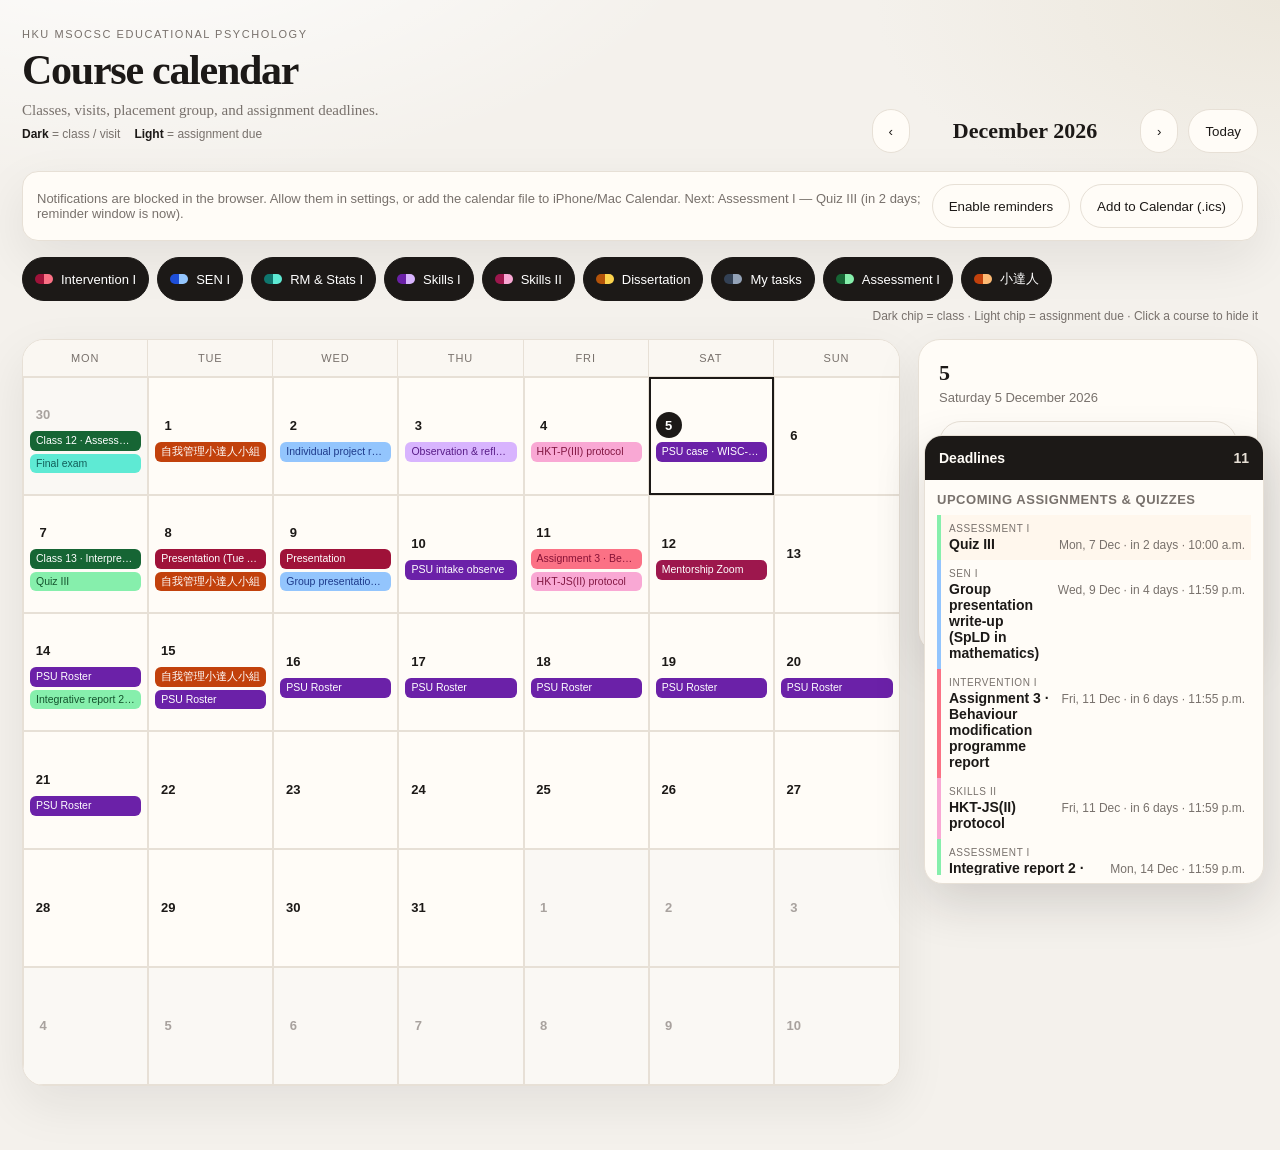
<file: index.html>
<!DOCTYPE html>
<html lang="en">
<head>
  <meta charset="UTF-8" />
  <meta name="viewport" content="width=device-width, initial-scale=1, viewport-fit=cover" />
  <meta name="theme-color" content="#f4f1ec" />
  <meta name="apple-mobile-web-app-capable" content="yes" />
  <meta name="mobile-web-app-capable" content="yes" />
  <meta name="apple-mobile-web-app-status-bar-style" content="default" />
  <meta name="apple-mobile-web-app-title" content="EP Calendar" />
  <meta name="format-detection" content="telephone=no" />
  <title>EP Course Calendar</title>
  <link rel="manifest" href="manifest.webmanifest" />
  <link rel="icon" href="icon.svg" type="image/svg+xml" />
  <link rel="apple-touch-icon" href="icon.svg" />
  <link rel="stylesheet" href="styles.css" />
</head>
<body>
  <div class="app">
    <header class="top">
      <div>
        <p class="kicker">HKU MSocSc Educational Psychology</p>
        <h1>Course calendar</h1>
        <p class="sub desktop-only">Classes, visits, placement group, and assignment deadlines.</p>
        <p class="key desktop-only"><span><b>Dark</b> = class / visit</span><span><b>Light</b> = assignment due</span></p>
      </div>
      <div class="month-nav">
        <button id="prev" type="button" aria-label="Previous month">‹</button>
        <h2 id="monthLabel">October 2026</h2>
        <button id="next" type="button" aria-label="Next month">›</button>
        <button id="today" type="button">Today</button>
      </div>
    </header>

    <div class="ios-install" id="iosInstall" hidden>
      Tap <b>Share</b> then <b>Add to Home Screen</b> so this works like an app (and reminders can fire).
    </div>

    <div class="remind-bar">
      <p id="remindStatus">Turn on reminders to get a notification 2 days before each deadline.</p>
      <button id="enableReminders" type="button">Enable reminders</button>
      <button id="downloadIcs" type="button">Add to Calendar (.ics)</button>
    </div>

    <div class="legend" id="legend"></div>

    <div class="layout">
      <section class="calendar">
        <div class="cal-grid" id="grid"></div>
      </section>
      <aside class="side" id="dayPanel">
        <h3 id="sideTitle">2</h3>
        <div class="when" id="sideWhen"></div>
        <div id="sideList"></div>
      </aside>
    </div>
  </div>

  <aside class="due-widget" id="dueWidget" aria-labelledby="dueHeading">
    <button type="button" class="due-toggle" id="dueToggle" aria-expanded="true">
      <span>Deadlines</span>
      <span class="due-count" id="dueCount"></span>
    </button>
    <div class="due-panel" id="duePanel">
      <h2 id="dueHeading">Upcoming assignments &amp; quizzes</h2>
      <ol class="due-list" id="dueList"></ol>
    </div>
  </aside>

  <dialog id="eventDialog">
    <form id="eventForm">
      <h2 id="eventDialogTitle">Add task</h2>
      <input type="hidden" name="id" />
      <label>Title
        <input name="title" type="text" required placeholder="e.g. Revise intake notes" />
      </label>
      <label>Date
        <input name="date" type="date" required />
      </label>
      <div class="form-row">
        <label>Start / due time
          <input name="start" type="time" />
        </label>
        <label>End
          <input name="end" type="time" />
        </label>
      </div>
      <label>Location
        <input name="location" type="text" placeholder="Room or Moodle" />
      </label>
      <label>Type
        <select name="type">
          <option value="assignment">Task / deadline</option>
          <option value="class">Class / session</option>
          <option value="break">Note / no class</option>
        </select>
      </label>
      <label>Calendar
        <select name="course">
          <option value="personal" selected>My tasks</option>
          <option value="assessment">Assessment I</option>
          <option value="intervention">Intervention I</option>
          <option value="sen">SEN I</option>
          <option value="rm">RM &amp; Stats I</option>
          <option value="skills">Skills I</option>
          <option value="skills2">Skills II</option>
          <option value="thesis">Dissertation</option>
          <option value="group">自我管理小達人</option>
        </select>
      </label>
      <label>Notes
        <textarea name="notes" rows="3" placeholder="Optional details"></textarea>
      </label>
      <div class="form-actions">
        <button type="button" id="cancelEvent">Cancel</button>
        <button type="submit" class="primary">Save</button>
      </div>
    </form>
  </dialog>

  <script src="data.js"></script>
  <script src="store.js"></script>
  <script src="reminders.js"></script>
  <div class="toast" id="toast" hidden></div>
  <script src="app.js"></script>
</body>
</html>
</file>
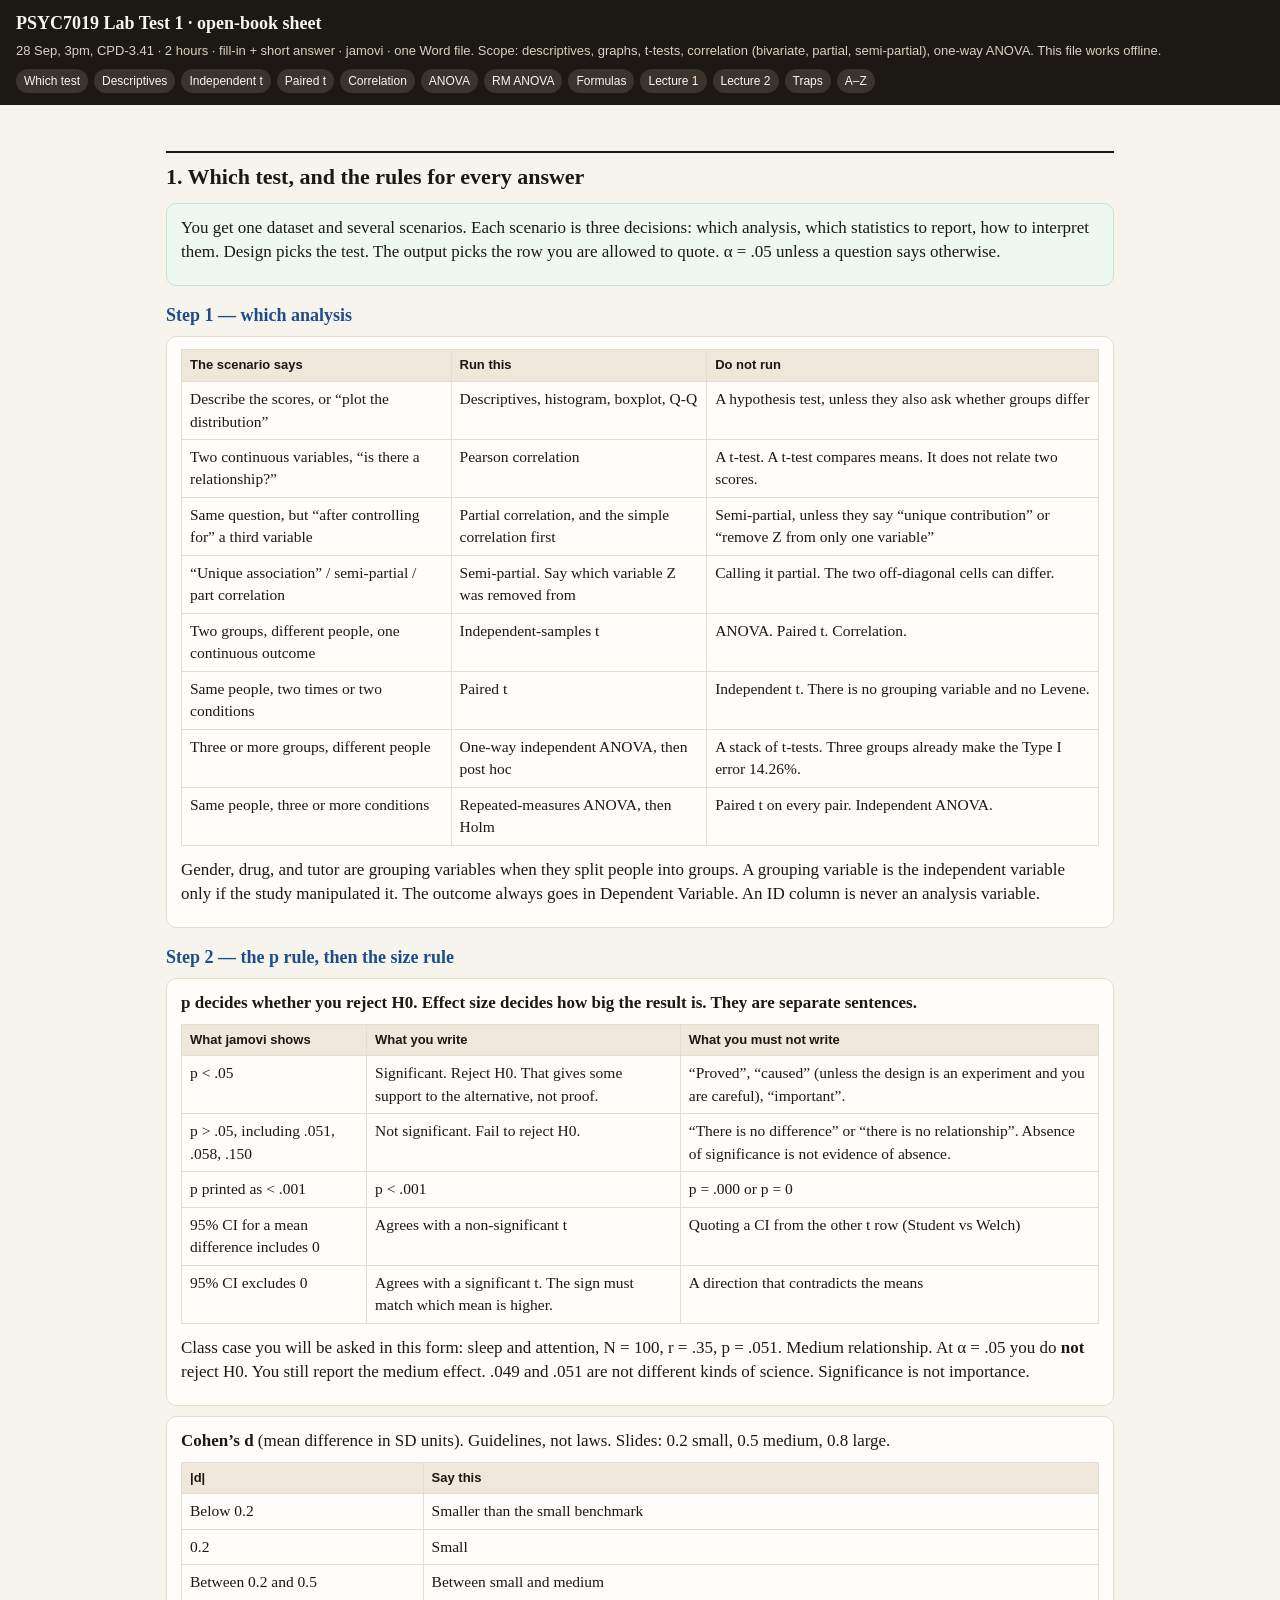
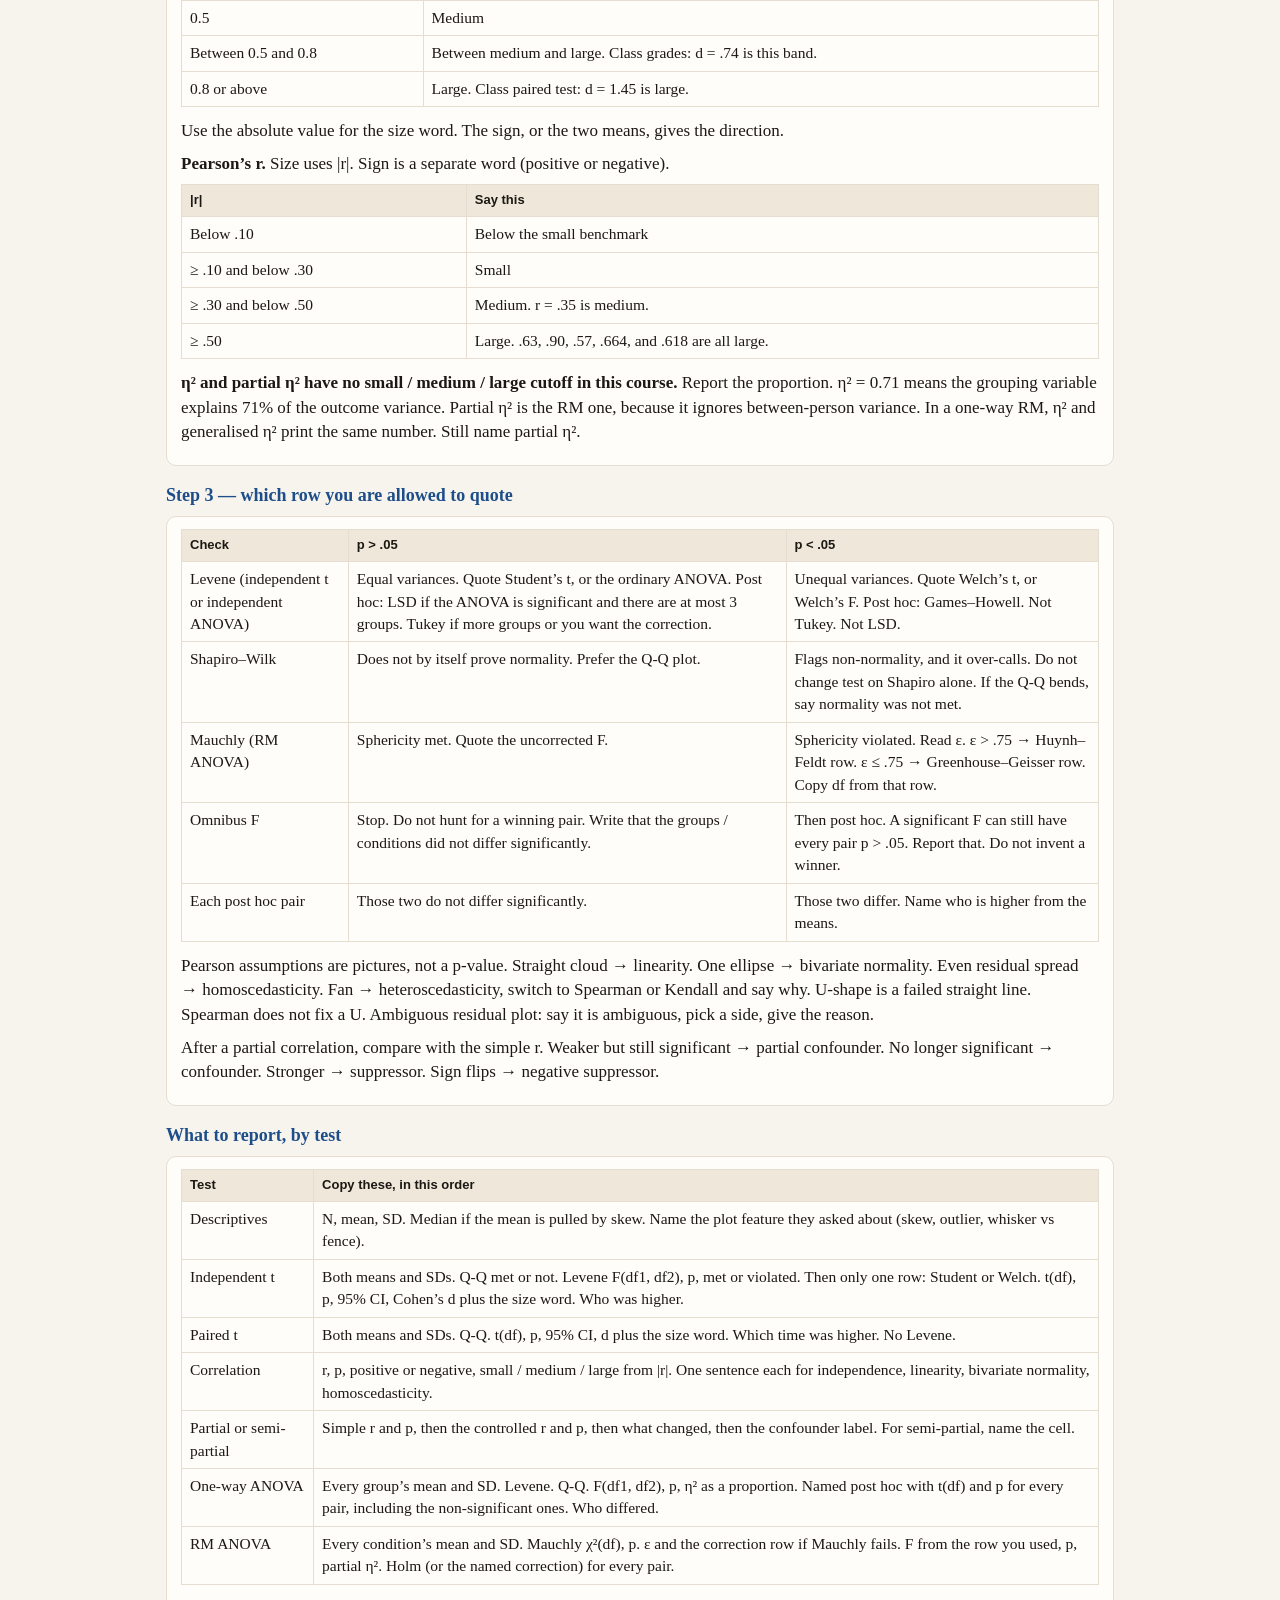
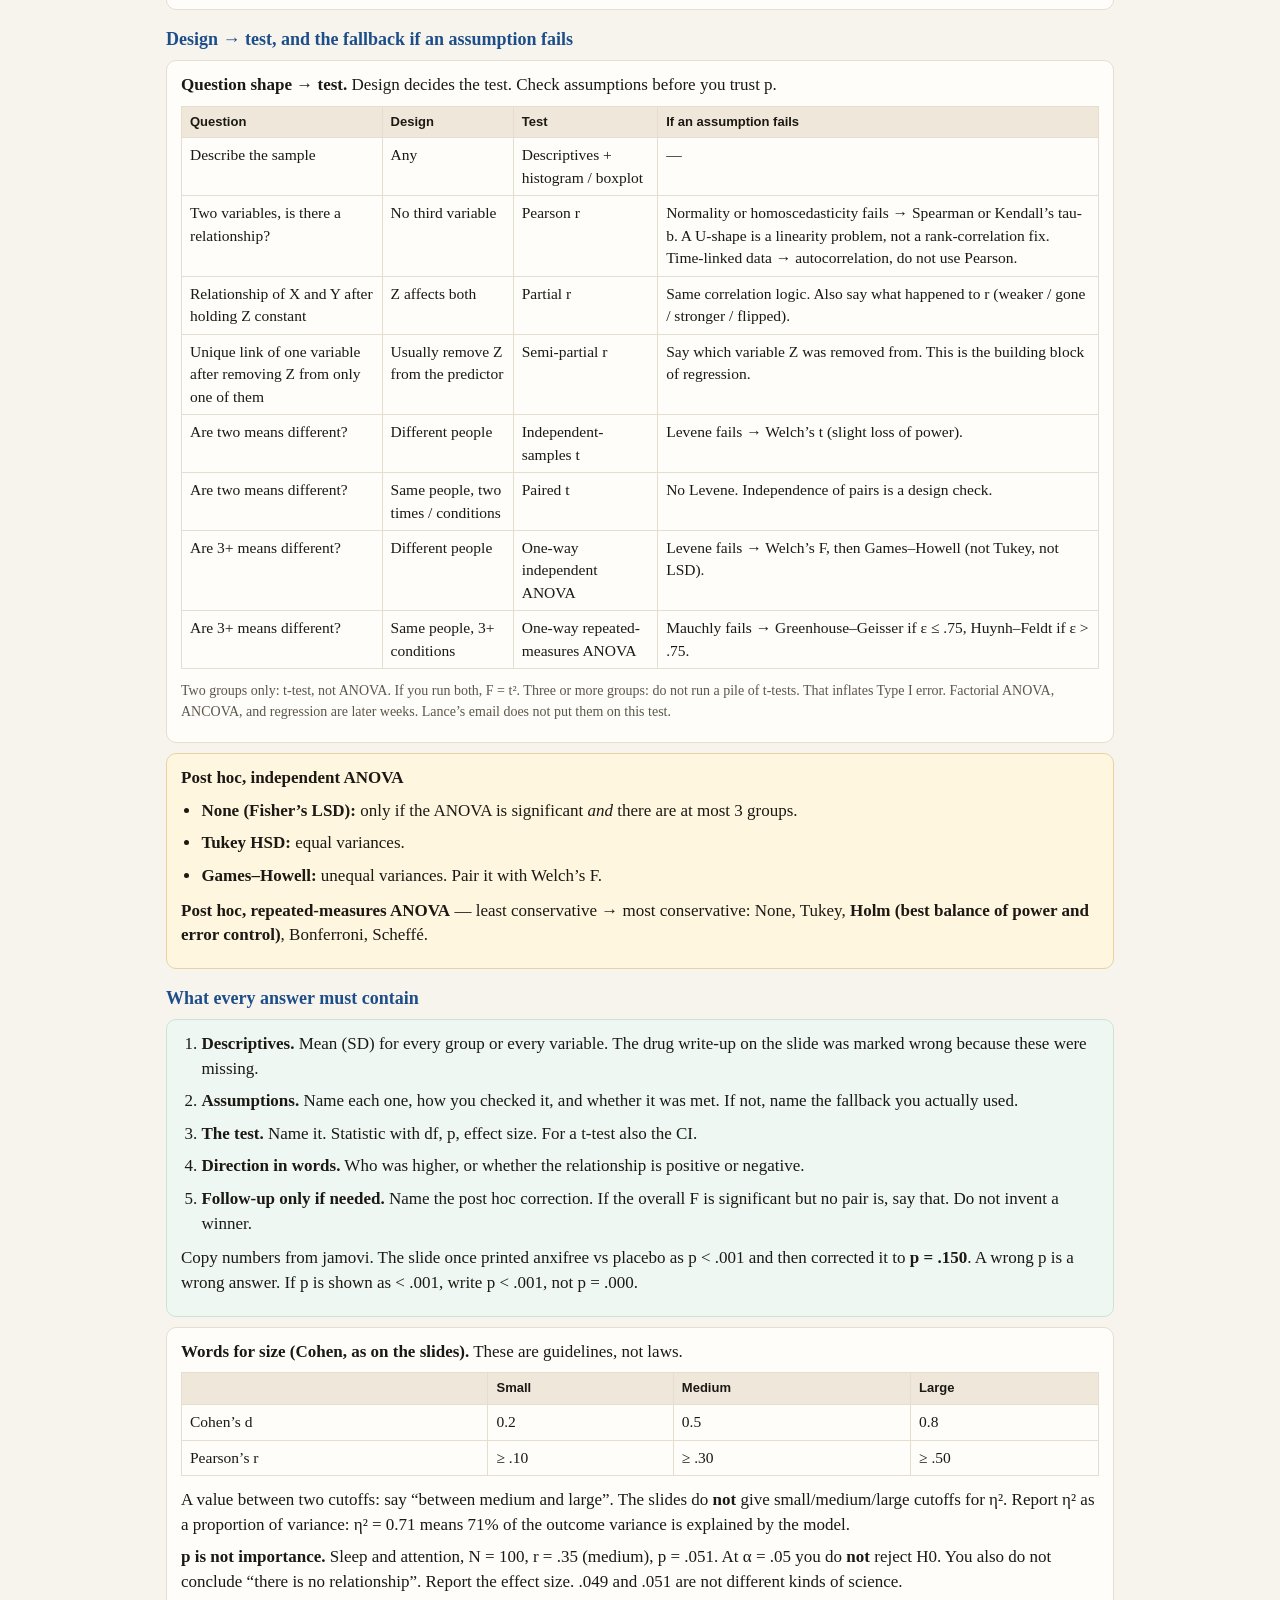
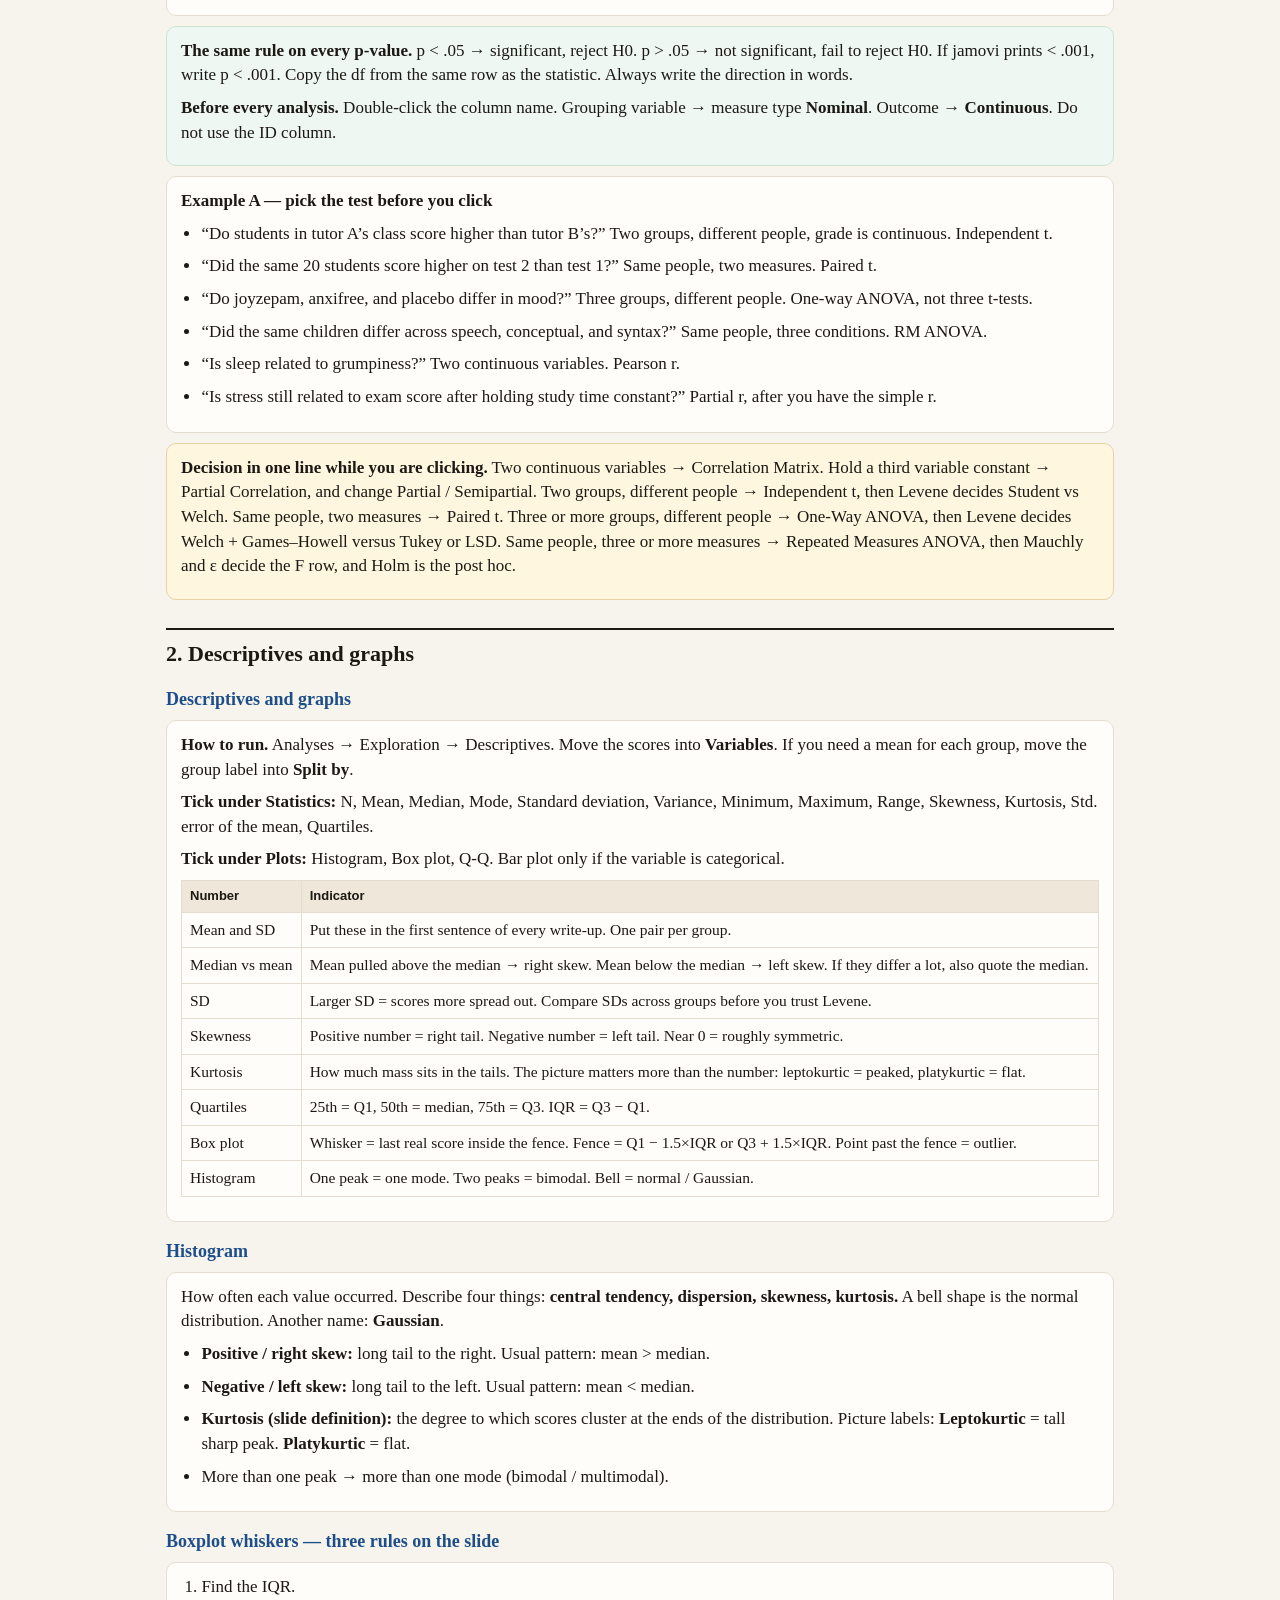
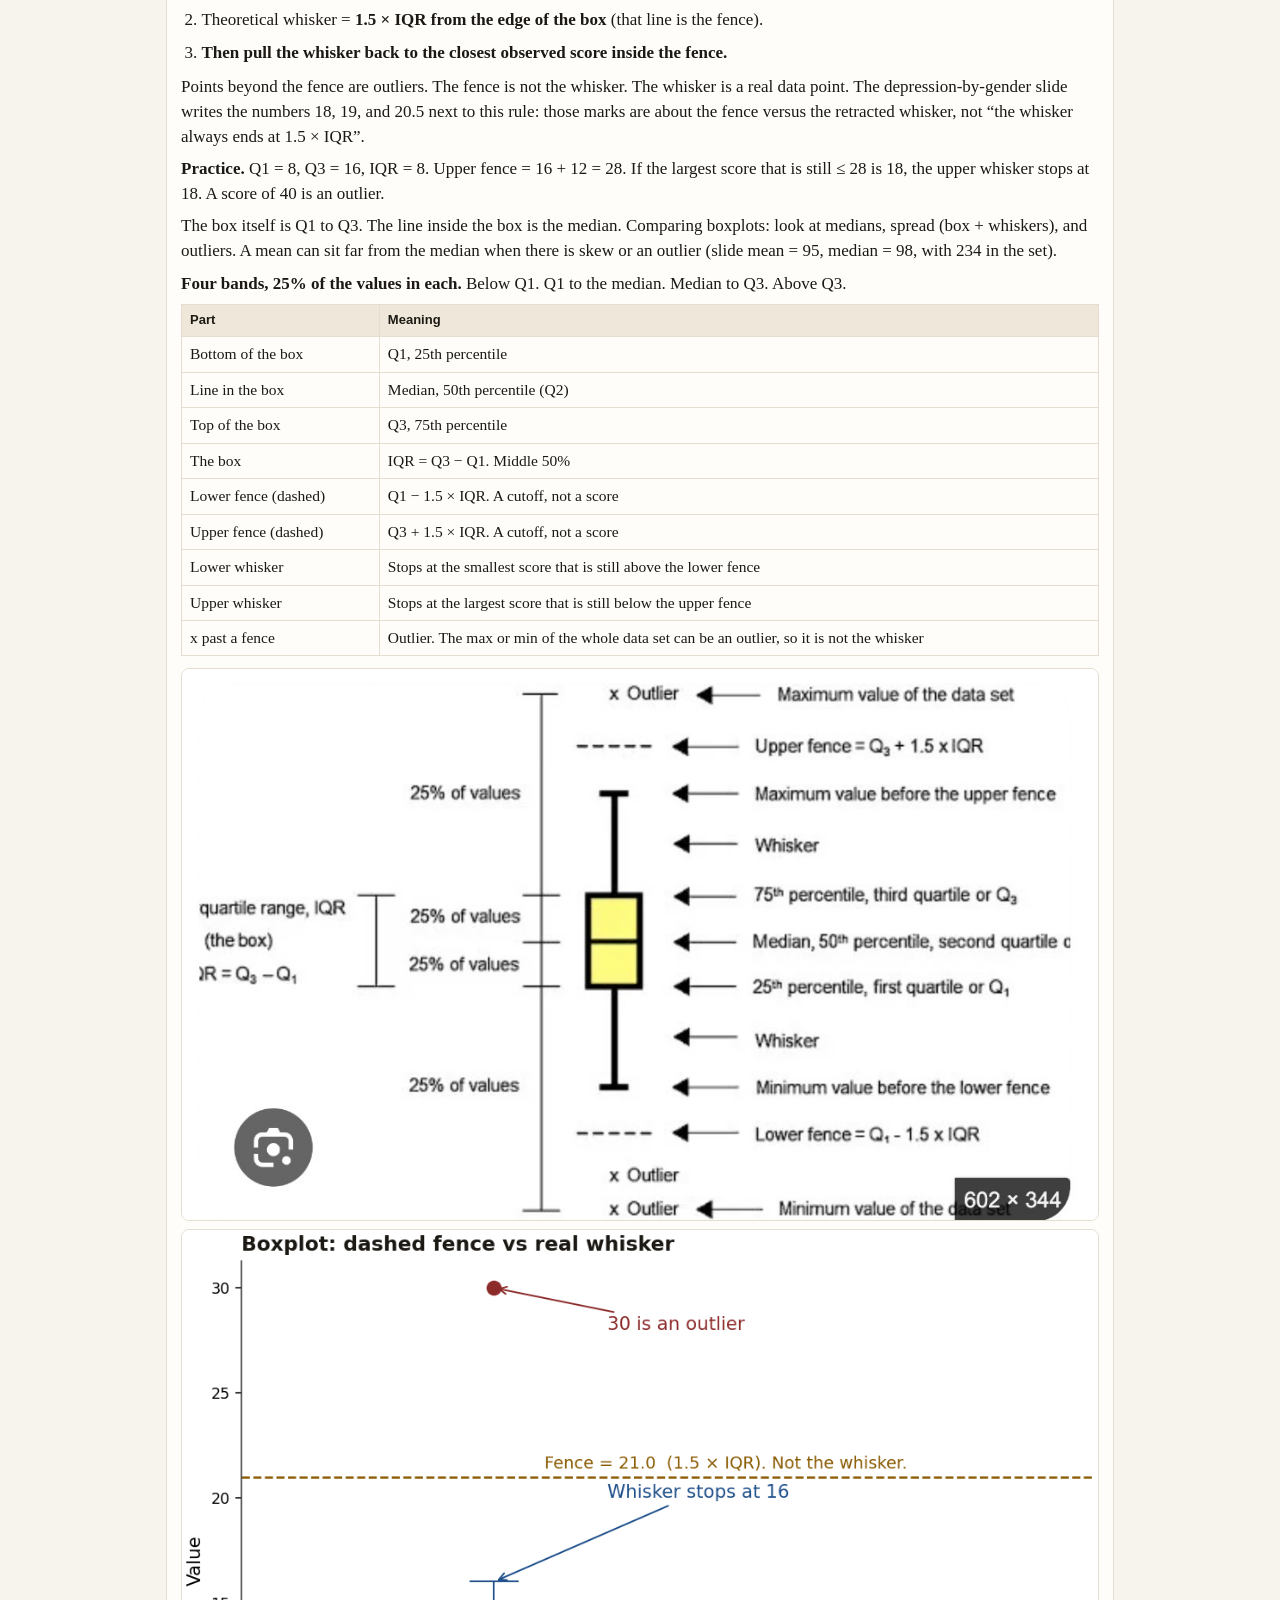
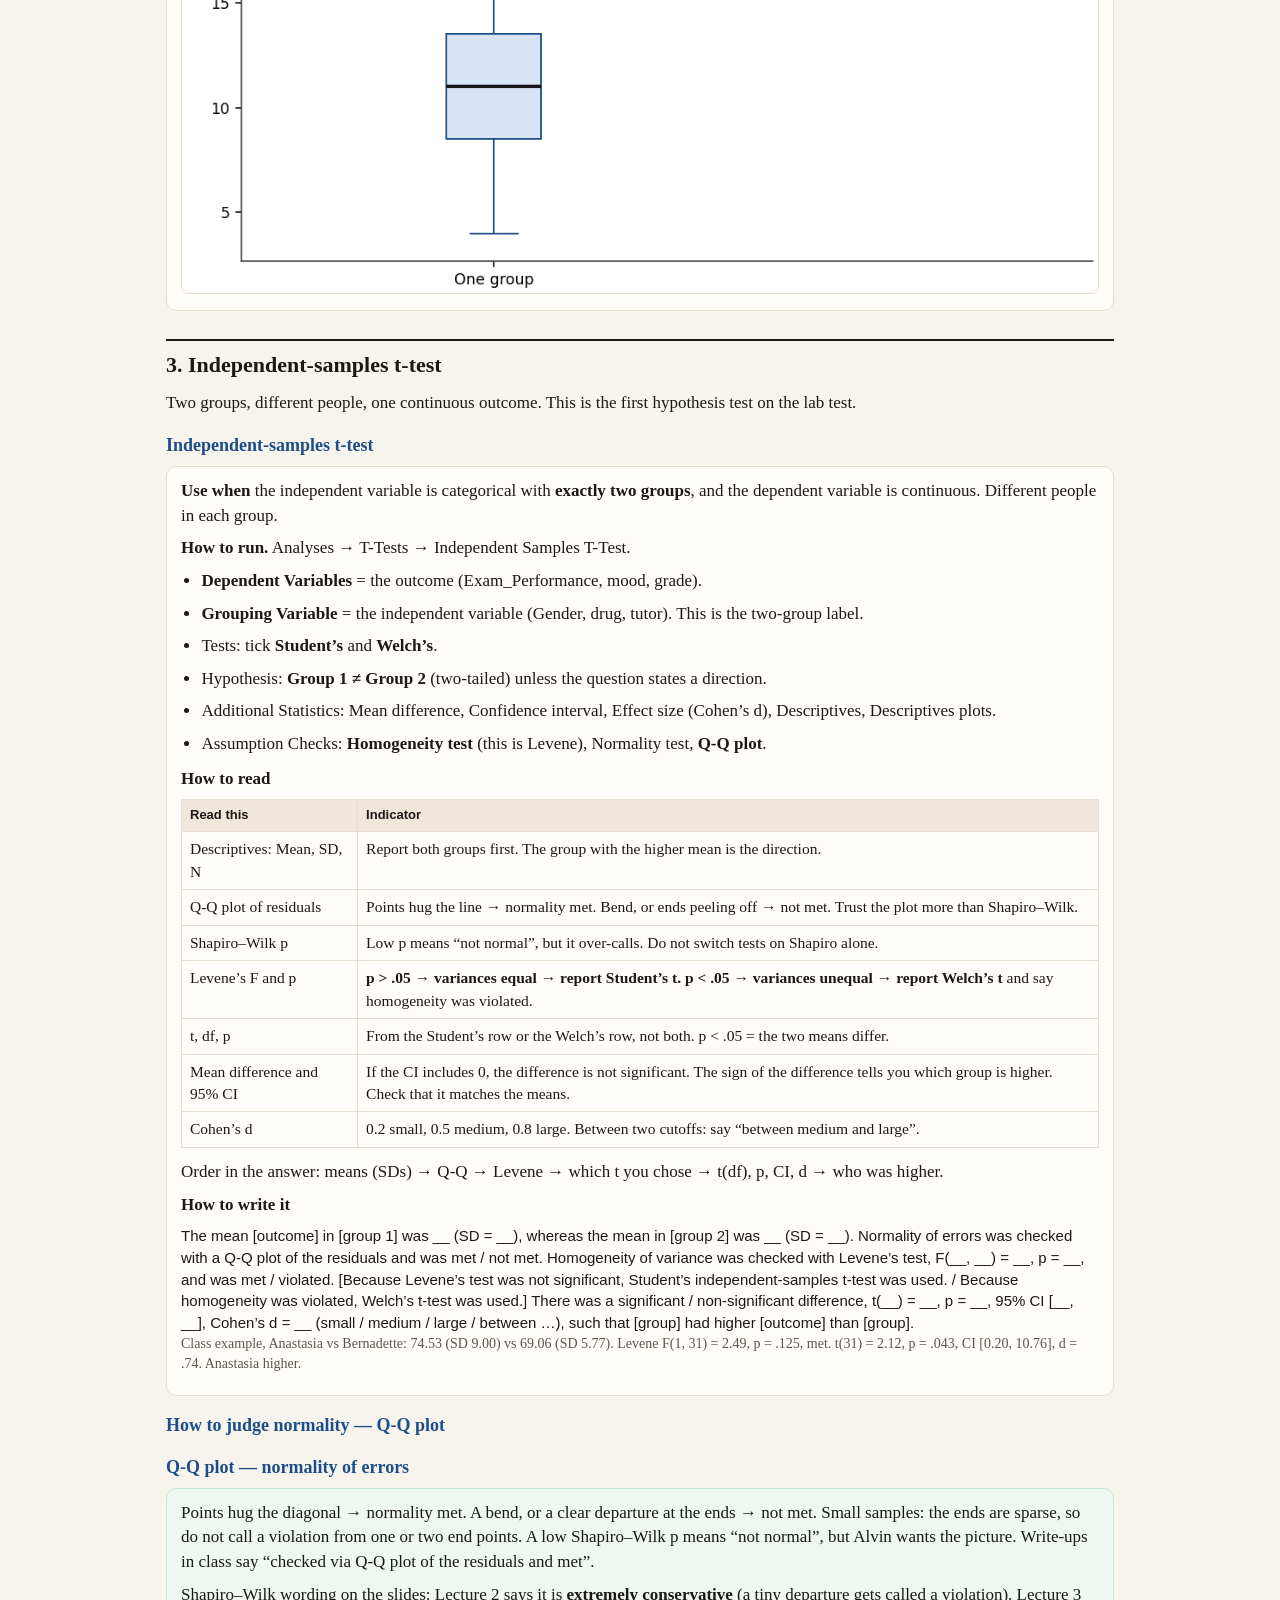
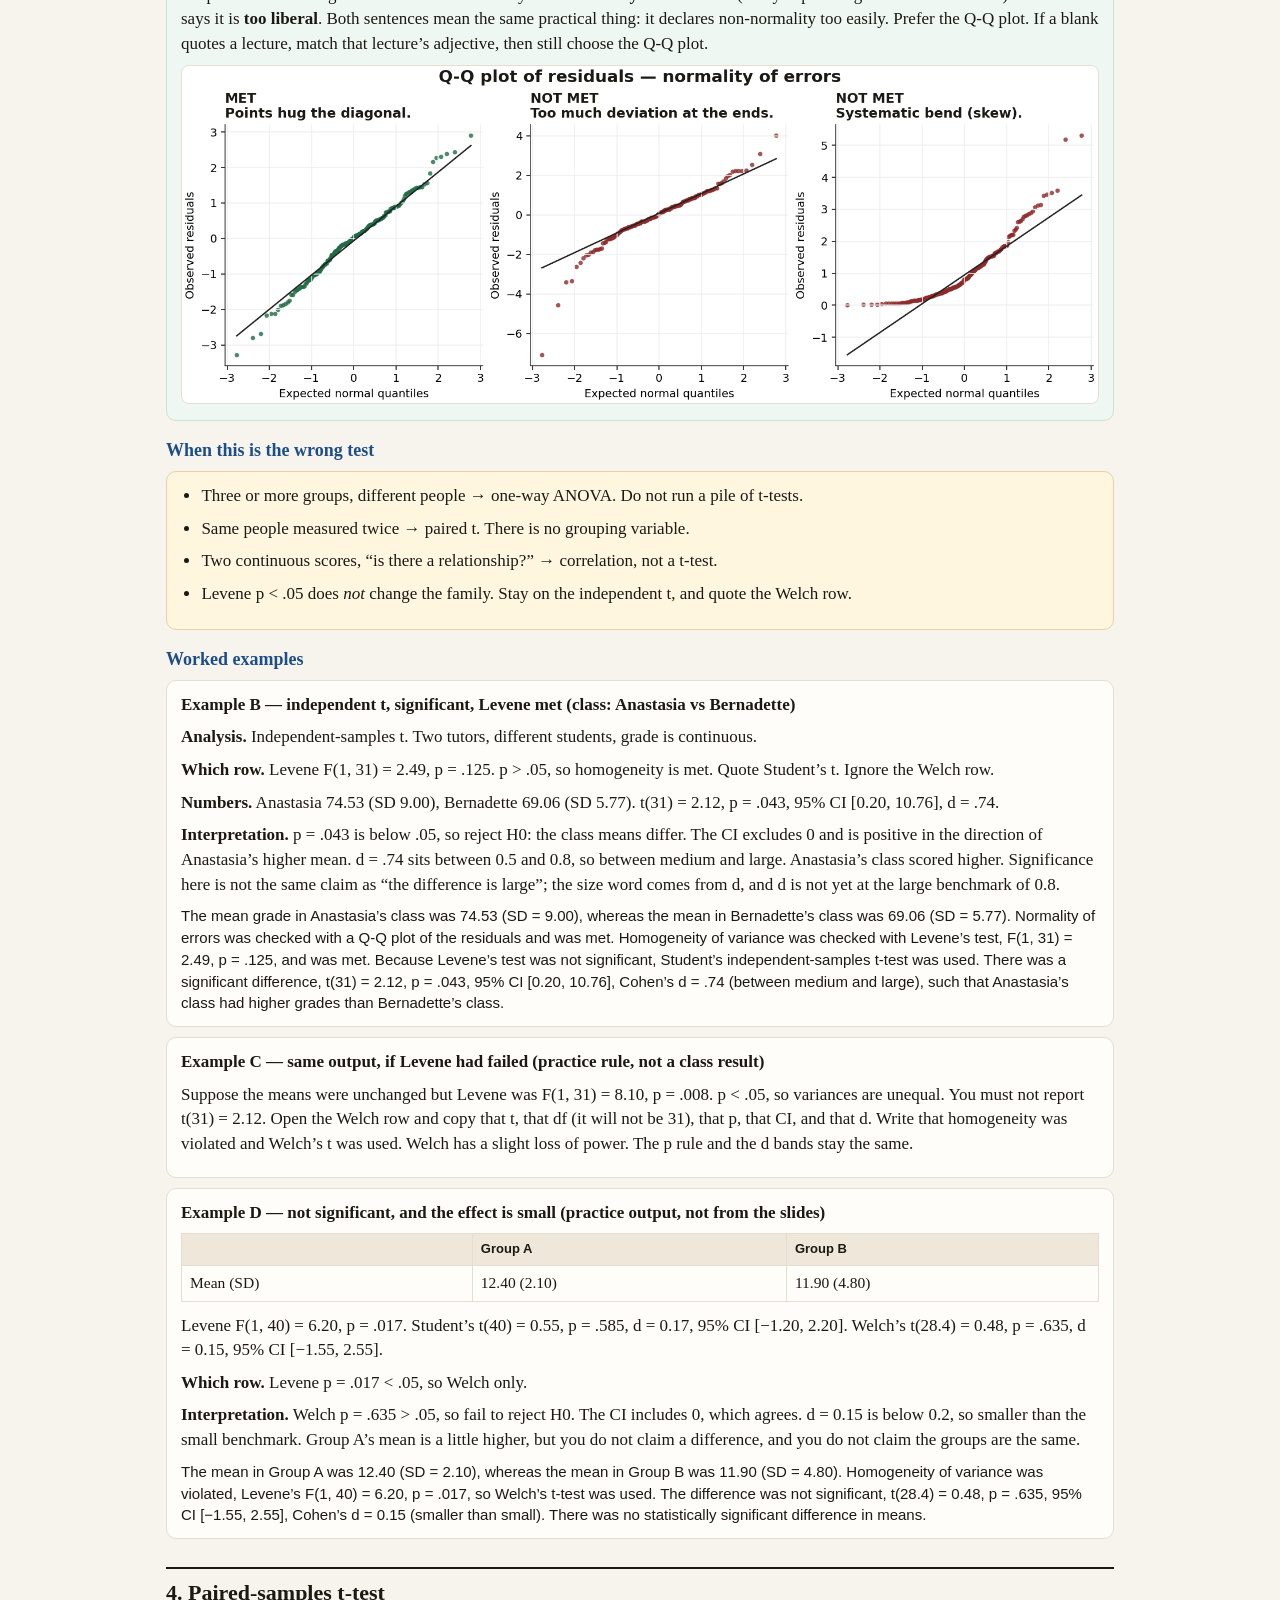
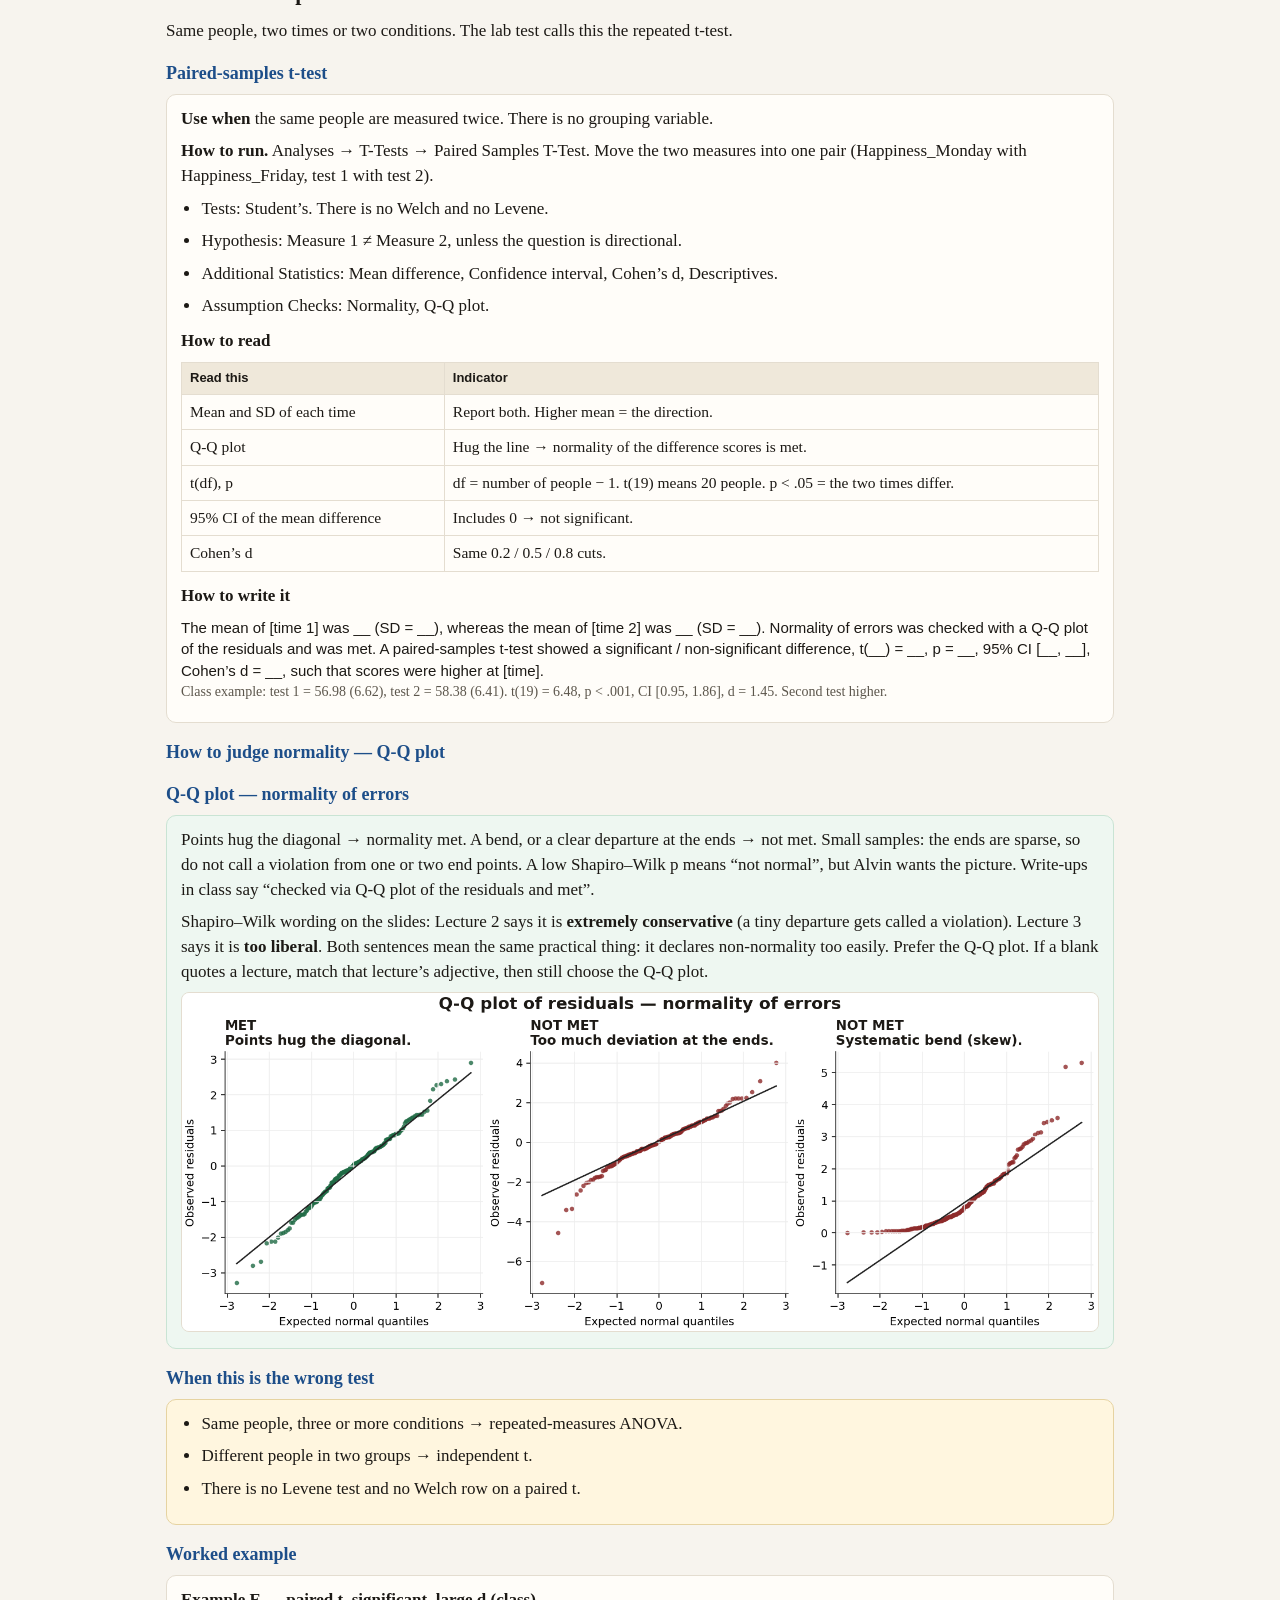
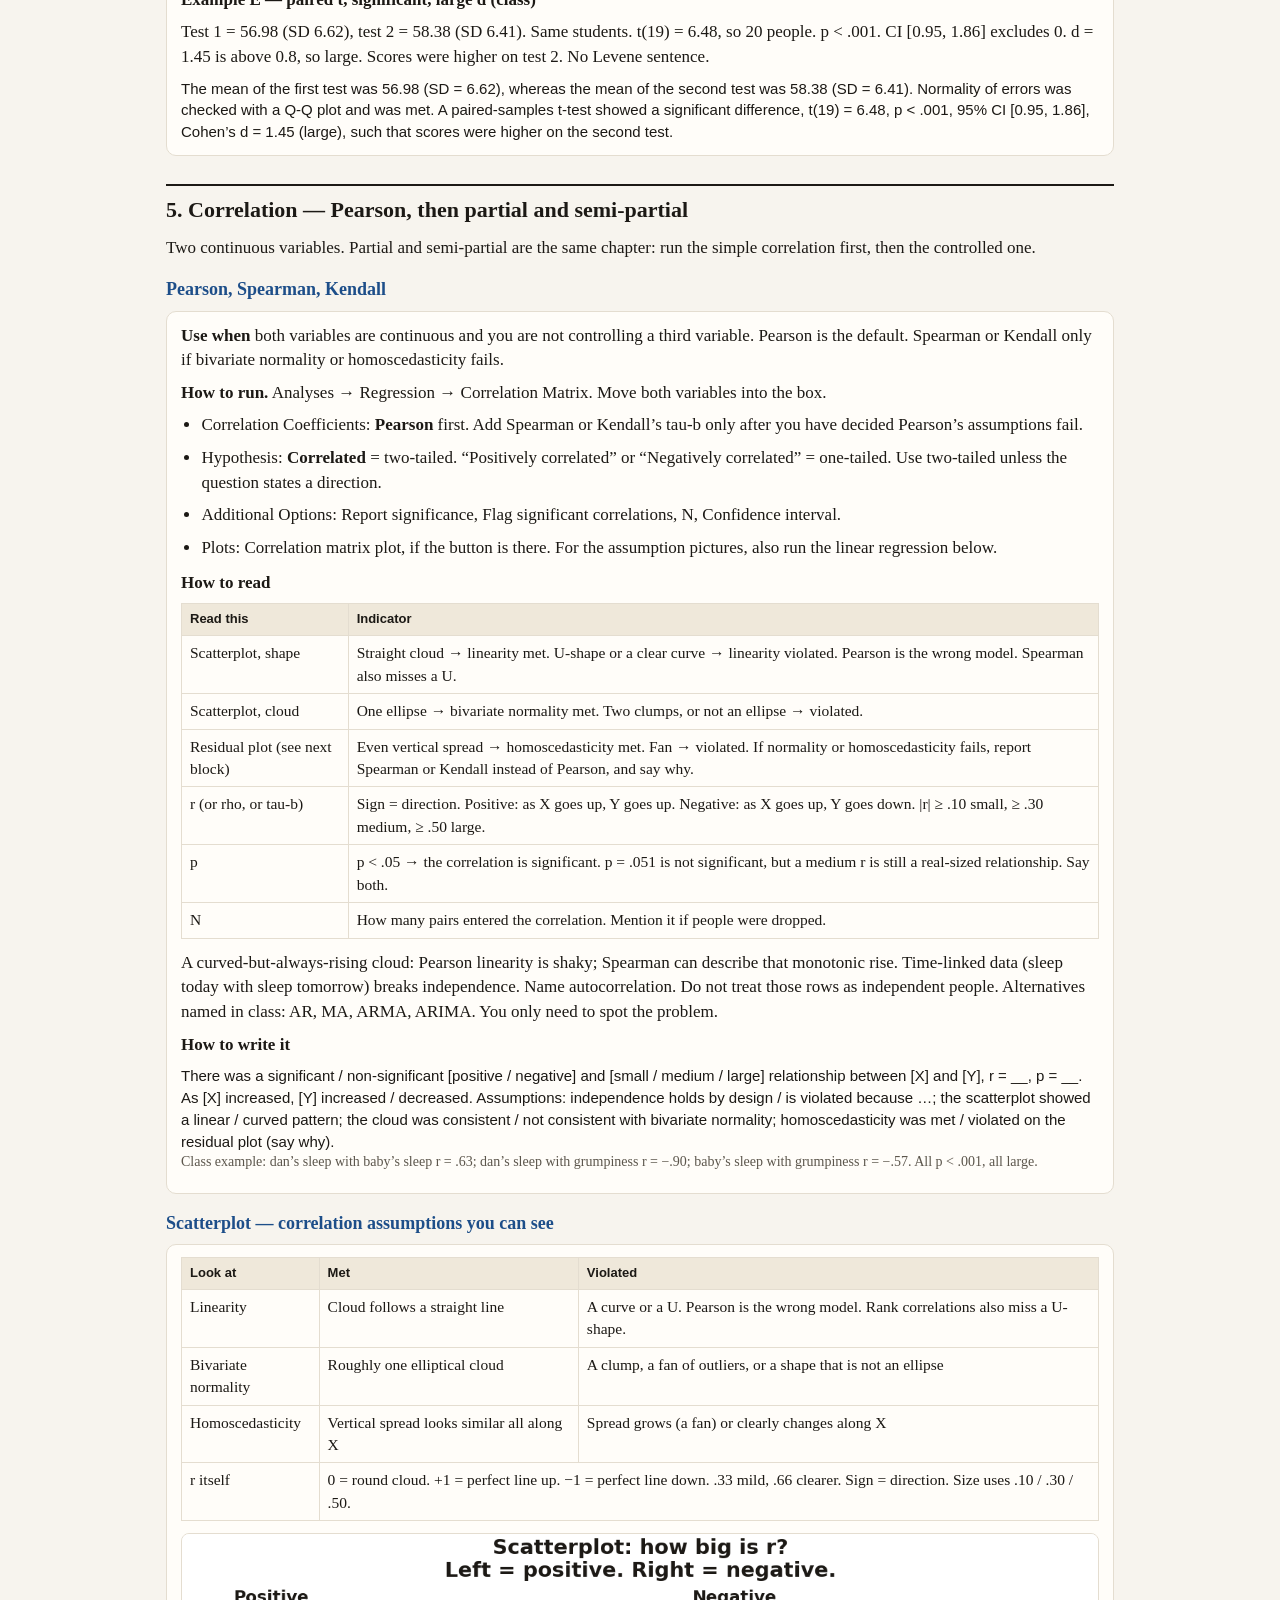
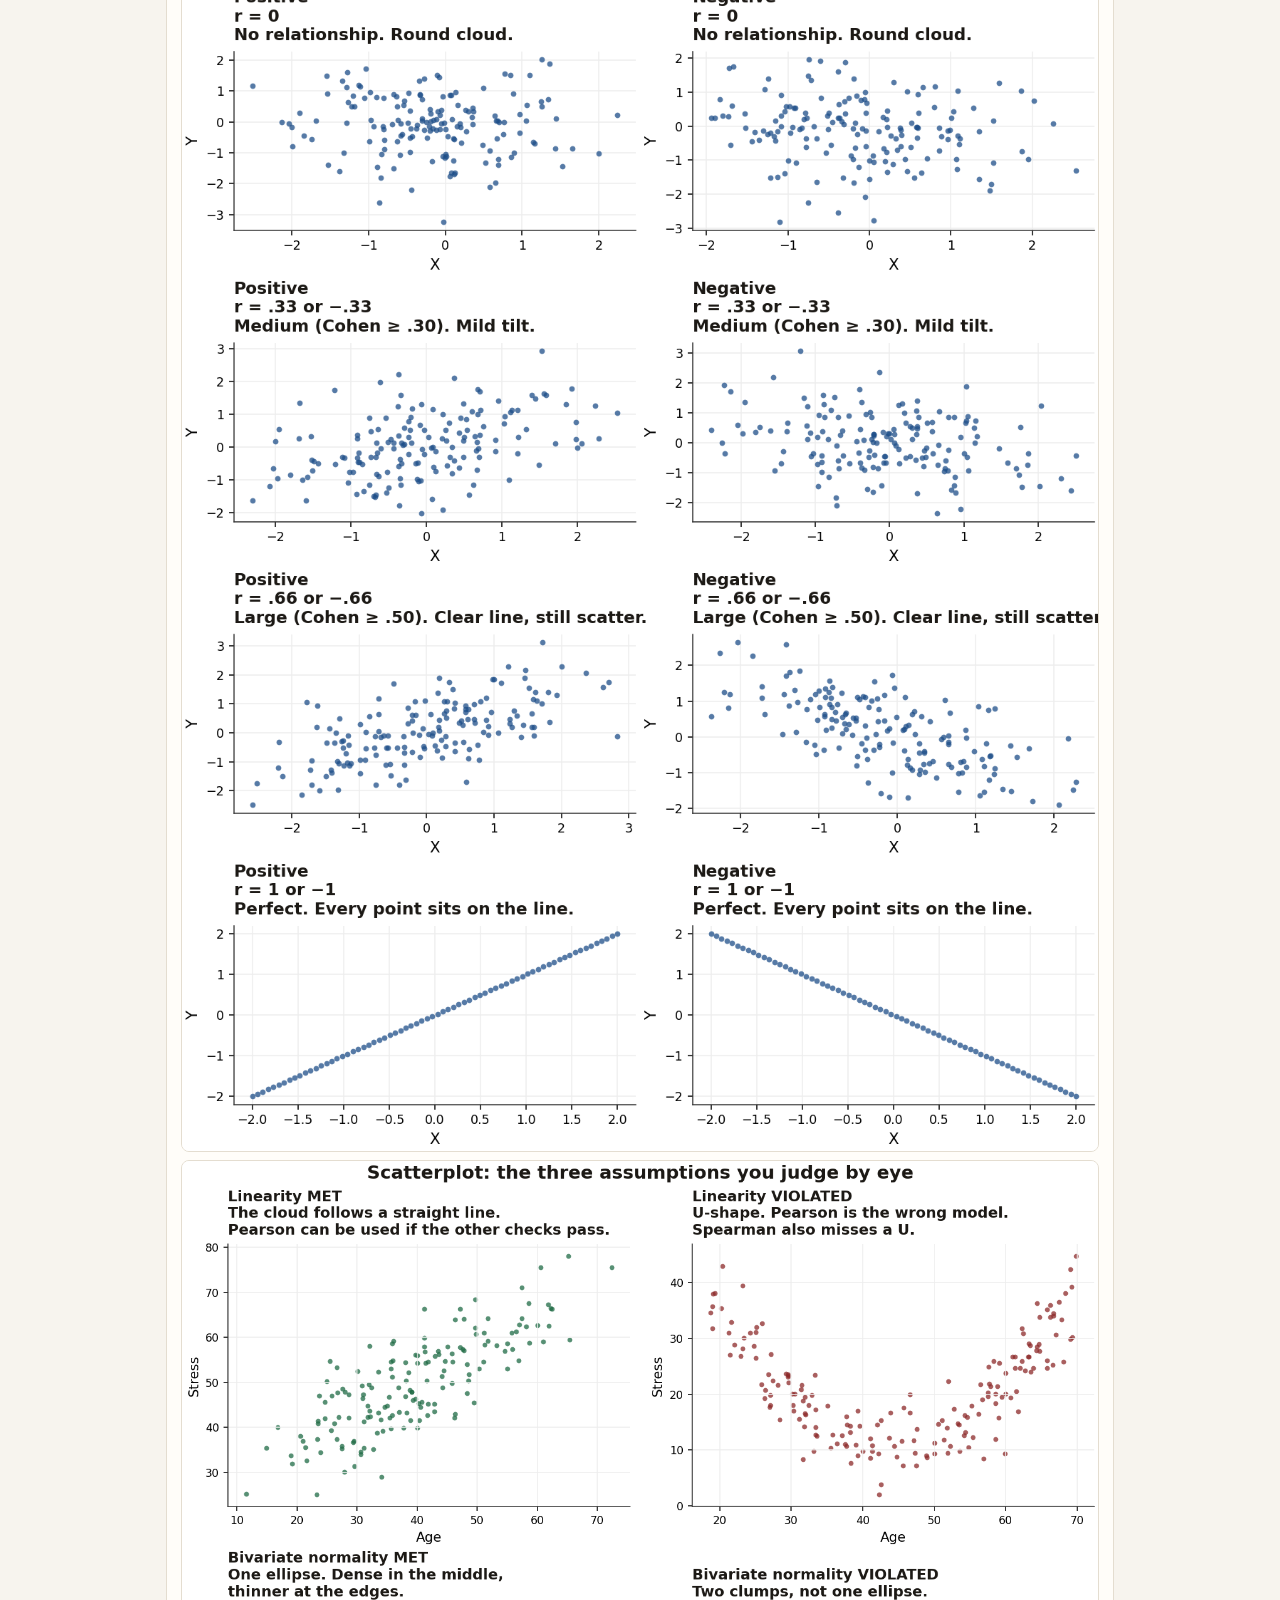
<file: docs/lab-test-1/index.html>
<!DOCTYPE html>
<html lang="en">
<head>
<meta charset="utf-8">
<meta name="viewport" content="width=device-width, initial-scale=1">
<title>PSYC7019 Lab Test 1 — revision sheet</title>
<style>
  :root { --ink:#1c1915; --muted:#5c564c; --line:#e4ddd0; --paper:#f7f4ee; --card:#fffdf9; --blue:#1d4e89; --green:#1f6b45; --amber:#8a5a00; --red:#8d2a2a; --chip:#efe8da; }
  * { box-sizing: border-box; }
  html { scroll-behavior: smooth; }
  body { margin:0; color:var(--ink); background:var(--paper); font:17px/1.45 "Iowan Old Style", Palatino, Georgia, serif; }
  header { position:sticky; top:0; z-index:20; background:#1c1915; color:#f7f4ee; padding:10px 16px 12px; }
  header h1 { margin:0 0 6px; font-size:18px; font-weight:700; letter-spacing:0; }
  header p { margin:0 0 8px; font-size:13px; color:#d9d0c2; font-family: -apple-system, BlinkMacSystemFont, "Segoe UI", sans-serif; }
  nav { display:flex; flex-wrap:wrap; gap:6px; margin-top:8px; }
  nav a { color:#f7f4ee; background:#3a342c; text-decoration:none; font:12px/1 -apple-system, BlinkMacSystemFont, "Segoe UI", sans-serif; padding:6px 8px; border-radius:999px; }
  main { max-width:980px; margin:0 auto; padding:18px 16px 80px; }
  section { margin:0 0 22px; }
  h2 { font-size:22px; margin:28px 0 10px; padding-top:8px; border-top:2px solid var(--ink); }
  h3 { font-size:18px; margin:16px 0 8px; color:var(--blue); }
  p, li { margin:0 0 8px; }
  ul, ol { margin:0 0 10px; padding-left:1.2em; }
  .card, .trap, .do, .formula { background:var(--card); border:1px solid var(--line); border-radius:10px; padding:12px 14px; margin:0 0 10px; }
  .trap { background:#fff6df; border-color:#e6d3a1; }
  .do { background:#eef7f1; border-color:#c9e4d4; }
  .formula { background:#f3f6fb; border-color:#d5e0ef; font-family: ui-monospace, SFMono-Regular, Menlo, Consolas, monospace; font-size:15px; line-height:1.55; }
  .k { font-weight:700; }
  table { width:100%; border-collapse:collapse; background:var(--card); margin:0 0 12px; font-size:15.5px; }
  th, td { border:1px solid var(--line); padding:6px 8px; vertical-align:top; text-align:left; }
  th { background:#efe8da; font-family:-apple-system, BlinkMacSystemFont, "Segoe UI", sans-serif; font-size:13px; }
  .tag { display:inline-block; background:var(--chip); border-radius:999px; padding:1px 8px; font:12px -apple-system, BlinkMacSystemFont, "Segoe UI", sans-serif; margin-right:4px; }
  pre { white-space:pre-wrap; margin:0; font-family: -apple-system, BlinkMacSystemFont, "Segoe UI", sans-serif; font-size:15px; }
  img.fig { width:100%; height:auto; display:block; margin:8px 0 4px; border:1px solid var(--line); border-radius:8px; background:#fff; }
  .small { color:var(--muted); font-size:14px; }
  @media print {
    header { position: static; }
    body { background: #fff; }
    main { max-width: none; padding: 0 8px 24px; }
    h2 { break-before: page; break-after: avoid; }
    section:first-of-type h2 { break-before: auto; }
    h3 { break-after: avoid; }
    pre, img.fig { break-inside: avoid; }
    a { color: inherit; }
  }
</style>
</head>
<body>
<header>
  <h1>PSYC7019 Lab Test 1 · open-book sheet</h1>
  <p>28 Sep, 3pm, CPD-3.41 · 2 hours · fill-in + short answer · jamovi · one Word file. Scope: descriptives, graphs, t-tests, correlation (bivariate, partial, semi-partial), one-way ANOVA. This file works offline.</p>
  <nav>
    <a href="#pick">Which test</a>
    <a href="#desc">Descriptives</a>
    <a href="#tind">Independent t</a>
    <a href="#tpair">Paired t</a>
    <a href="#corr">Correlation</a>
    <a href="#anova">ANOVA</a>
    <a href="#rm">RM ANOVA</a>
    <a href="#formula">Formulas</a>
    <a href="#l1">Lecture 1</a>
    <a href="#l2">Lecture 2</a>
    <a href="#traps">Traps</a>
    <a href="#gloss">A–Z</a>
  </nav>
</header>
<main>

<section id="pick">
<h2>1. Which test, and the rules for every answer</h2>
<div class="do">
<p>You get one dataset and several scenarios. Each scenario is three decisions: which analysis, which statistics to report, how to interpret them. Design picks the test. The output picks the row you are allowed to quote. α = .05 unless a question says otherwise.</p>
</div>

<h3>Step 1 — which analysis</h3>
<div class="card">
<table>
<tr><th>The scenario says</th><th>Run this</th><th>Do not run</th></tr>
<tr><td>Describe the scores, or “plot the distribution”</td><td>Descriptives, histogram, boxplot, Q-Q</td><td>A hypothesis test, unless they also ask whether groups differ</td></tr>
<tr><td>Two continuous variables, “is there a relationship?”</td><td>Pearson correlation</td><td>A t-test. A t-test compares means. It does not relate two scores.</td></tr>
<tr><td>Same question, but “after controlling for” a third variable</td><td>Partial correlation, and the simple correlation first</td><td>Semi-partial, unless they say “unique contribution” or “remove Z from only one variable”</td></tr>
<tr><td>“Unique association” / semi-partial / part correlation</td><td>Semi-partial. Say which variable Z was removed from</td><td>Calling it partial. The two off-diagonal cells can differ.</td></tr>
<tr><td>Two groups, different people, one continuous outcome</td><td>Independent-samples t</td><td>ANOVA. Paired t. Correlation.</td></tr>
<tr><td>Same people, two times or two conditions</td><td>Paired t</td><td>Independent t. There is no grouping variable and no Levene.</td></tr>
<tr><td>Three or more groups, different people</td><td>One-way independent ANOVA, then post hoc</td><td>A stack of t-tests. Three groups already make the Type I error 14.26%.</td></tr>
<tr><td>Same people, three or more conditions</td><td>Repeated-measures ANOVA, then Holm</td><td>Paired t on every pair. Independent ANOVA.</td></tr>
</table>
<p>Gender, drug, and tutor are grouping variables when they split people into groups. A grouping variable is the independent variable only if the study manipulated it. The outcome always goes in Dependent Variable. An ID column is never an analysis variable.</p>
</div>

<h3>Step 2 — the p rule, then the size rule</h3>
<div class="card">
<p><span class="k">p decides whether you reject H0. Effect size decides how big the result is. They are separate sentences.</span></p>
<table>
<tr><th>What jamovi shows</th><th>What you write</th><th>What you must not write</th></tr>
<tr><td>p &lt; .05</td><td>Significant. Reject H0. That gives some support to the alternative, not proof.</td><td>“Proved”, “caused” (unless the design is an experiment and you are careful), “important”.</td></tr>
<tr><td>p &gt; .05, including .051, .058, .150</td><td>Not significant. Fail to reject H0.</td><td>“There is no difference” or “there is no relationship”. Absence of significance is not evidence of absence.</td></tr>
<tr><td>p printed as &lt; .001</td><td>p &lt; .001</td><td>p = .000 or p = 0</td></tr>
<tr><td>95% CI for a mean difference includes 0</td><td>Agrees with a non-significant t</td><td>Quoting a CI from the other t row (Student vs Welch)</td></tr>
<tr><td>95% CI excludes 0</td><td>Agrees with a significant t. The sign must match which mean is higher.</td><td>A direction that contradicts the means</td></tr>
</table>
<p>Class case you will be asked in this form: sleep and attention, N = 100, r = .35, p = .051. Medium relationship. At α = .05 you do <span class="k">not</span> reject H0. You still report the medium effect. .049 and .051 are not different kinds of science. Significance is not importance.</p>
</div>
<div class="card">
<p><span class="k">Cohen’s d</span> (mean difference in SD units). Guidelines, not laws. Slides: 0.2 small, 0.5 medium, 0.8 large.</p>
<table>
<tr><th>|d|</th><th>Say this</th></tr>
<tr><td>Below 0.2</td><td>Smaller than the small benchmark</td></tr>
<tr><td>0.2</td><td>Small</td></tr>
<tr><td>Between 0.2 and 0.5</td><td>Between small and medium</td></tr>
<tr><td>0.5</td><td>Medium</td></tr>
<tr><td>Between 0.5 and 0.8</td><td>Between medium and large. Class grades: d = .74 is this band.</td></tr>
<tr><td>0.8 or above</td><td>Large. Class paired test: d = 1.45 is large.</td></tr>
</table>
<p>Use the absolute value for the size word. The sign, or the two means, gives the direction.</p>
<p><span class="k">Pearson’s r.</span> Size uses |r|. Sign is a separate word (positive or negative).</p>
<table>
<tr><th>|r|</th><th>Say this</th></tr>
<tr><td>Below .10</td><td>Below the small benchmark</td></tr>
<tr><td>≥ .10 and below .30</td><td>Small</td></tr>
<tr><td>≥ .30 and below .50</td><td>Medium. r = .35 is medium.</td></tr>
<tr><td>≥ .50</td><td>Large. .63, .90, .57, .664, and .618 are all large.</td></tr>
</table>
<p><span class="k">η² and partial η² have no small / medium / large cutoff in this course.</span> Report the proportion. η² = 0.71 means the grouping variable explains 71% of the outcome variance. Partial η² is the RM one, because it ignores between-person variance. In a one-way RM, η² and generalised η² print the same number. Still name partial η².</p>
</div>

<h3>Step 3 — which row you are allowed to quote</h3>
<div class="card">
<table>
<tr><th>Check</th><th>p &gt; .05</th><th>p &lt; .05</th></tr>
<tr><td>Levene (independent t or independent ANOVA)</td><td>Equal variances. Quote Student’s t, or the ordinary ANOVA. Post hoc: LSD if the ANOVA is significant and there are at most 3 groups. Tukey if more groups or you want the correction.</td><td>Unequal variances. Quote Welch’s t, or Welch’s F. Post hoc: Games–Howell. Not Tukey. Not LSD.</td></tr>
<tr><td>Shapiro–Wilk</td><td>Does not by itself prove normality. Prefer the Q-Q plot.</td><td>Flags non-normality, and it over-calls. Do not change test on Shapiro alone. If the Q-Q bends, say normality was not met.</td></tr>
<tr><td>Mauchly (RM ANOVA)</td><td>Sphericity met. Quote the uncorrected F.</td><td>Sphericity violated. Read ε. ε &gt; .75 → Huynh–Feldt row. ε ≤ .75 → Greenhouse–Geisser row. Copy df from that row.</td></tr>
<tr><td>Omnibus F</td><td>Stop. Do not hunt for a winning pair. Write that the groups / conditions did not differ significantly.</td><td>Then post hoc. A significant F can still have every pair p &gt; .05. Report that. Do not invent a winner.</td></tr>
<tr><td>Each post hoc pair</td><td>Those two do not differ significantly.</td><td>Those two differ. Name who is higher from the means.</td></tr>
</table>
<p>Pearson assumptions are pictures, not a p-value. Straight cloud → linearity. One ellipse → bivariate normality. Even residual spread → homoscedasticity. Fan → heteroscedasticity, switch to Spearman or Kendall and say why. U-shape is a failed straight line. Spearman does not fix a U. Ambiguous residual plot: say it is ambiguous, pick a side, give the reason.</p>
<p>After a partial correlation, compare with the simple r. Weaker but still significant → partial confounder. No longer significant → confounder. Stronger → suppressor. Sign flips → negative suppressor.</p>
</div>

<h3>What to report, by test</h3>
<div class="card">
<table>
<tr><th>Test</th><th>Copy these, in this order</th></tr>
<tr><td>Descriptives</td><td>N, mean, SD. Median if the mean is pulled by skew. Name the plot feature they asked about (skew, outlier, whisker vs fence).</td></tr>
<tr><td>Independent t</td><td>Both means and SDs. Q-Q met or not. Levene F(df1, df2), p, met or violated. Then only one row: Student or Welch. t(df), p, 95% CI, Cohen’s d plus the size word. Who was higher.</td></tr>
<tr><td>Paired t</td><td>Both means and SDs. Q-Q. t(df), p, 95% CI, d plus the size word. Which time was higher. No Levene.</td></tr>
<tr><td>Correlation</td><td>r, p, positive or negative, small / medium / large from |r|. One sentence each for independence, linearity, bivariate normality, homoscedasticity.</td></tr>
<tr><td>Partial or semi-partial</td><td>Simple r and p, then the controlled r and p, then what changed, then the confounder label. For semi-partial, name the cell.</td></tr>
<tr><td>One-way ANOVA</td><td>Every group’s mean and SD. Levene. Q-Q. F(df1, df2), p, η² as a proportion. Named post hoc with t(df) and p for every pair, including the non-significant ones. Who differed.</td></tr>
<tr><td>RM ANOVA</td><td>Every condition’s mean and SD. Mauchly χ²(df), p. ε and the correction row if Mauchly fails. F from the row you used, p, partial η². Holm (or the named correction) for every pair.</td></tr>
</table>
</div>


<h3>Design → test, and the fallback if an assumption fails</h3>
<div class="card">
<p><span class="k">Question shape → test.</span> Design decides the test. Check assumptions before you trust p.</p>
<table>
<tr><th>Question</th><th>Design</th><th>Test</th><th>If an assumption fails</th></tr>
<tr><td>Describe the sample</td><td>Any</td><td>Descriptives + histogram / boxplot</td><td>—</td></tr>
<tr><td>Two variables, is there a relationship?</td><td>No third variable</td><td>Pearson r</td><td>Normality or homoscedasticity fails → Spearman or Kendall’s tau-b. A U-shape is a linearity problem, not a rank-correlation fix. Time-linked data → autocorrelation, do not use Pearson.</td></tr>
<tr><td>Relationship of X and Y after holding Z constant</td><td>Z affects both</td><td>Partial r</td><td>Same correlation logic. Also say what happened to r (weaker / gone / stronger / flipped).</td></tr>
<tr><td>Unique link of one variable after removing Z from only one of them</td><td>Usually remove Z from the predictor</td><td>Semi-partial r</td><td>Say which variable Z was removed from. This is the building block of regression.</td></tr>
<tr><td>Are two means different?</td><td>Different people</td><td>Independent-samples t</td><td>Levene fails → Welch’s t (slight loss of power).</td></tr>
<tr><td>Are two means different?</td><td>Same people, two times / conditions</td><td>Paired t</td><td>No Levene. Independence of pairs is a design check.</td></tr>
<tr><td>Are 3+ means different?</td><td>Different people</td><td>One-way independent ANOVA</td><td>Levene fails → Welch’s F, then Games–Howell (not Tukey, not LSD).</td></tr>
<tr><td>Are 3+ means different?</td><td>Same people, 3+ conditions</td><td>One-way repeated-measures ANOVA</td><td>Mauchly fails → Greenhouse–Geisser if ε ≤ .75, Huynh–Feldt if ε &gt; .75.</td></tr>
</table>
<p class="small">Two groups only: t-test, not ANOVA. If you run both, F = t². Three or more groups: do not run a pile of t-tests. That inflates Type I error. Factorial ANOVA, ANCOVA, and regression are later weeks. Lance’s email does not put them on this test.</p>
</div>
<div class="trap">
<p><span class="k">Post hoc, independent ANOVA</span></p>
<ul>
<li><span class="k">None (Fisher’s LSD):</span> only if the ANOVA is significant <em>and</em> there are at most 3 groups.</li>
<li><span class="k">Tukey HSD:</span> equal variances.</li>
<li><span class="k">Games–Howell:</span> unequal variances. Pair it with Welch’s F.</li>
</ul>
<p><span class="k">Post hoc, repeated-measures ANOVA</span> — least conservative → most conservative: None, Tukey, <span class="k">Holm (best balance of power and error control)</span>, Bonferroni, Scheffé.</p>
</div>



<h3>What every answer must contain</h3>
<div class="do">
<ol>
<li><span class="k">Descriptives.</span> Mean (SD) for every group or every variable. The drug write-up on the slide was marked wrong because these were missing.</li>
<li><span class="k">Assumptions.</span> Name each one, how you checked it, and whether it was met. If not, name the fallback you actually used.</li>
<li><span class="k">The test.</span> Name it. Statistic with df, p, effect size. For a t-test also the CI.</li>
<li><span class="k">Direction in words.</span> Who was higher, or whether the relationship is positive or negative.</li>
<li><span class="k">Follow-up only if needed.</span> Name the post hoc correction. If the overall F is significant but no pair is, say that. Do not invent a winner.</li>
</ol>
<p>Copy numbers from jamovi. The slide once printed anxifree vs placebo as p &lt; .001 and then corrected it to <span class="k">p = .150</span>. A wrong p is a wrong answer. If p is shown as &lt; .001, write p &lt; .001, not p = .000.</p>
</div>
<div class="card">
<p><span class="k">Words for size (Cohen, as on the slides).</span> These are guidelines, not laws.</p>
<table>
<tr><th></th><th>Small</th><th>Medium</th><th>Large</th></tr>
<tr><td>Cohen’s d</td><td>0.2</td><td>0.5</td><td>0.8</td></tr>
<tr><td>Pearson’s r</td><td>≥ .10</td><td>≥ .30</td><td>≥ .50</td></tr>
</table>
<p>A value between two cutoffs: say “between medium and large”. The slides do <span class="k">not</span> give small/medium/large cutoffs for η². Report η² as a proportion of variance: η² = 0.71 means 71% of the outcome variance is explained by the model.</p>
<p><span class="k">p is not importance.</span> Sleep and attention, N = 100, r = .35 (medium), p = .051. At α = .05 you do <span class="k">not</span> reject H0. You also do not conclude “there is no relationship”. Report the effect size. .049 and .051 are not different kinds of science.</p>
</div>




<div class="do">
<p><span class="k">The same rule on every p-value.</span> p &lt; .05 → significant, reject H0. p &gt; .05 → not significant, fail to reject H0. If jamovi prints &lt; .001, write p &lt; .001. Copy the df from the same row as the statistic. Always write the direction in words.</p>
<p><span class="k">Before every analysis.</span> Double-click the column name. Grouping variable → measure type <span class="k">Nominal</span>. Outcome → <span class="k">Continuous</span>. Do not use the ID column.</p>
</div>

<div class="card">
<p class="k">Example A — pick the test before you click</p>
<ul>
<li>“Do students in tutor A’s class score higher than tutor B’s?” Two groups, different people, grade is continuous. Independent t.</li>
<li>“Did the same 20 students score higher on test 2 than test 1?” Same people, two measures. Paired t.</li>
<li>“Do joyzepam, anxifree, and placebo differ in mood?” Three groups, different people. One-way ANOVA, not three t-tests.</li>
<li>“Did the same children differ across speech, conceptual, and syntax?” Same people, three conditions. RM ANOVA.</li>
<li>“Is sleep related to grumpiness?” Two continuous variables. Pearson r.</li>
<li>“Is stress still related to exam score after holding study time constant?” Partial r, after you have the simple r.</li>
</ul>
</div><div class="trap">
<p><span class="k">Decision in one line while you are clicking.</span> Two continuous variables → Correlation Matrix. Hold a third variable constant → Partial Correlation, and change Partial / Semipartial. Two groups, different people → Independent t, then Levene decides Student vs Welch. Same people, two measures → Paired t. Three or more groups, different people → One-Way ANOVA, then Levene decides Welch + Games–Howell versus Tukey or LSD. Same people, three or more measures → Repeated Measures ANOVA, then Mauchly and ε decide the F row, and Holm is the post hoc.</p>
</div>
</section>
<section id="desc">
<h2>2. Descriptives and graphs</h2>
<h3 id="desc">Descriptives and graphs</h3>
<div class="card">
<p><span class="k">How to run.</span> Analyses → Exploration → Descriptives. Move the scores into <span class="k">Variables</span>. If you need a mean for each group, move the group label into <span class="k">Split by</span>.</p>
<p><span class="k">Tick under Statistics:</span> N, Mean, Median, Mode, Standard deviation, Variance, Minimum, Maximum, Range, Skewness, Kurtosis, Std. error of the mean, Quartiles.</p>
<p><span class="k">Tick under Plots:</span> Histogram, Box plot, Q-Q. Bar plot only if the variable is categorical.</p>
<table>
<tr><th>Number</th><th>Indicator</th></tr>
<tr><td>Mean and SD</td><td>Put these in the first sentence of every write-up. One pair per group.</td></tr>
<tr><td>Median vs mean</td><td>Mean pulled above the median → right skew. Mean below the median → left skew. If they differ a lot, also quote the median.</td></tr>
<tr><td>SD</td><td>Larger SD = scores more spread out. Compare SDs across groups before you trust Levene.</td></tr>
<tr><td>Skewness</td><td>Positive number = right tail. Negative number = left tail. Near 0 = roughly symmetric.</td></tr>
<tr><td>Kurtosis</td><td>How much mass sits in the tails. The picture matters more than the number: leptokurtic = peaked, platykurtic = flat.</td></tr>
<tr><td>Quartiles</td><td>25th = Q1, 50th = median, 75th = Q3. IQR = Q3 − Q1.</td></tr>
<tr><td>Box plot</td><td>Whisker = last real score inside the fence. Fence = Q1 − 1.5×IQR or Q3 + 1.5×IQR. Point past the fence = outlier.</td></tr>
<tr><td>Histogram</td><td>One peak = one mode. Two peaks = bimodal. Bell = normal / Gaussian.</td></tr>
</table>
</div>

<h3>Histogram</h3>
<div class="card">
<p>How often each value occurred. Describe four things: <span class="k">central tendency, dispersion, skewness, kurtosis.</span> A bell shape is the normal distribution. Another name: <span class="k">Gaussian</span>.</p>
<ul>
<li><span class="k">Positive / right skew:</span> long tail to the right. Usual pattern: mean &gt; median.</li>
<li><span class="k">Negative / left skew:</span> long tail to the left. Usual pattern: mean &lt; median.</li>
<li><span class="k">Kurtosis (slide definition):</span> the degree to which scores cluster at the ends of the distribution. Picture labels: <span class="k">Leptokurtic</span> = tall sharp peak. <span class="k">Platykurtic</span> = flat.</li>
<li>More than one peak → more than one mode (bimodal / multimodal).</li>
</ul>
</div>
<h3>Boxplot whiskers — three rules on the slide</h3>
<div class="card">
<ol>
<li>Find the IQR.</li>
<li>Theoretical whisker = <span class="k">1.5 × IQR from the edge of the box</span> (that line is the fence).</li>
<li><span class="k">Then pull the whisker back to the closest observed score inside the fence.</span></li>
</ol>
<p>Points beyond the fence are outliers. The fence is not the whisker. The whisker is a real data point. The depression-by-gender slide writes the numbers 18, 19, and 20.5 next to this rule: those marks are about the fence versus the retracted whisker, not “the whisker always ends at 1.5 × IQR”.</p>
<p><span class="k">Practice.</span> Q1 = 8, Q3 = 16, IQR = 8. Upper fence = 16 + 12 = 28. If the largest score that is still ≤ 28 is 18, the upper whisker stops at 18. A score of 40 is an outlier.</p>
<p>The box itself is Q1 to Q3. The line inside the box is the median. Comparing boxplots: look at medians, spread (box + whiskers), and outliers. A mean can sit far from the median when there is skew or an outlier (slide mean = 95, median = 98, with 234 in the set).</p>
<p><span class="k">Four bands, 25% of the values in each.</span> Below Q1. Q1 to the median. Median to Q3. Above Q3.</p>
<table>
<tr><th>Part</th><th>Meaning</th></tr>
<tr><td>Bottom of the box</td><td>Q1, 25th percentile</td></tr>
<tr><td>Line in the box</td><td>Median, 50th percentile (Q2)</td></tr>
<tr><td>Top of the box</td><td>Q3, 75th percentile</td></tr>
<tr><td>The box</td><td>IQR = Q3 − Q1. Middle 50%</td></tr>
<tr><td>Lower fence (dashed)</td><td>Q1 − 1.5 × IQR. A cutoff, not a score</td></tr>
<tr><td>Upper fence (dashed)</td><td>Q3 + 1.5 × IQR. A cutoff, not a score</td></tr>
<tr><td>Lower whisker</td><td>Stops at the smallest score that is still above the lower fence</td></tr>
<tr><td>Upper whisker</td><td>Stops at the largest score that is still below the upper fence</td></tr>
<tr><td>x past a fence</td><td>Outlier. The max or min of the whole data set can be an outlier, so it is not the whisker</td></tr>
</table>
<img class="fig" src="plot-examples/07-boxplot-parts.png" alt="Labeled boxplot: quartiles, whiskers, fences, and outliers.">
<img class="fig" src="plot-examples/06-boxplot.png" alt="Boxplot showing the 1.5 IQR fence above the whisker, and an outlier at 30.">
</div>
</section>
<section id="tind">
<h2>3. Independent-samples t-test</h2>
<p>Two groups, different people, one continuous outcome. This is the first hypothesis test on the lab test.</p>
<h3 id="tind">Independent-samples t-test</h3>
<div class="card">
<p><span class="k">Use when</span> the independent variable is categorical with <span class="k">exactly two groups</span>, and the dependent variable is continuous. Different people in each group.</p>
<p><span class="k">How to run.</span> Analyses → T-Tests → Independent Samples T-Test.</p>
<ul>
<li><span class="k">Dependent Variables</span> = the outcome (Exam_Performance, mood, grade).</li>
<li><span class="k">Grouping Variable</span> = the independent variable (Gender, drug, tutor). This is the two-group label.</li>
<li>Tests: tick <span class="k">Student’s</span> and <span class="k">Welch’s</span>.</li>
<li>Hypothesis: <span class="k">Group 1 ≠ Group 2</span> (two-tailed) unless the question states a direction.</li>
<li>Additional Statistics: Mean difference, Confidence interval, Effect size (Cohen’s d), Descriptives, Descriptives plots.</li>
<li>Assumption Checks: <span class="k">Homogeneity test</span> (this is Levene), Normality test, <span class="k">Q-Q plot</span>.</li>
</ul>
<p class="k">How to read</p>
<table>
<tr><th>Read this</th><th>Indicator</th></tr>
<tr><td>Descriptives: Mean, SD, N</td><td>Report both groups first. The group with the higher mean is the direction.</td></tr>
<tr><td>Q-Q plot of residuals</td><td>Points hug the line → normality met. Bend, or ends peeling off → not met. Trust the plot more than Shapiro–Wilk.</td></tr>
<tr><td>Shapiro–Wilk p</td><td>Low p means “not normal”, but it over-calls. Do not switch tests on Shapiro alone.</td></tr>
<tr><td>Levene’s F and p</td><td><span class="k">p &gt; .05 → variances equal → report Student’s t.</span> <span class="k">p &lt; .05 → variances unequal → report Welch’s t</span> and say homogeneity was violated.</td></tr>
<tr><td>t, df, p</td><td>From the Student’s row or the Welch’s row, not both. p &lt; .05 = the two means differ.</td></tr>
<tr><td>Mean difference and 95% CI</td><td>If the CI includes 0, the difference is not significant. The sign of the difference tells you which group is higher. Check that it matches the means.</td></tr>
<tr><td>Cohen’s d</td><td>0.2 small, 0.5 medium, 0.8 large. Between two cutoffs: say “between medium and large”.</td></tr>
</table>
<p>Order in the answer: means (SDs) → Q-Q → Levene → which t you chose → t(df), p, CI, d → who was higher.</p>
<p class="k">How to write it</p>
<pre>The mean [outcome] in [group 1] was __ (SD = __), whereas the mean in [group 2] was __ (SD = __). Normality of errors was checked with a Q-Q plot of the residuals and was met / not met. Homogeneity of variance was checked with Levene’s test, F(__, __) = __, p = __, and was met / violated. [Because Levene’s test was not significant, Student’s independent-samples t-test was used. / Because homogeneity was violated, Welch’s t-test was used.] There was a significant / non-significant difference, t(__) = __, p = __, 95% CI [__, __], Cohen’s d = __ (small / medium / large / between …), such that [group] had higher [outcome] than [group].</pre>
<p class="small">Class example, Anastasia vs Bernadette: 74.53 (SD 9.00) vs 69.06 (SD 5.77). Levene F(1, 31) = 2.49, p = .125, met. t(31) = 2.12, p = .043, CI [0.20, 10.76], d = .74. Anastasia higher.</p>
</div>

<h3>How to judge normality — Q-Q plot</h3>
<h3>Q-Q plot — normality of errors</h3>
<div class="do">
<p>Points hug the diagonal → normality met. A bend, or a clear departure at the ends → not met. Small samples: the ends are sparse, so do not call a violation from one or two end points. A low Shapiro–Wilk p means “not normal”, but Alvin wants the picture. Write-ups in class say “checked via Q-Q plot of the residuals and met”.</p>
<p>Shapiro–Wilk wording on the slides: Lecture 2 says it is <span class="k">extremely conservative</span> (a tiny departure gets called a violation). Lecture 3 says it is <span class="k">too liberal</span>. Both sentences mean the same practical thing: it declares non-normality too easily. Prefer the Q-Q plot. If a blank quotes a lecture, match that lecture’s adjective, then still choose the Q-Q plot.</p>
<img class="fig" src="plot-examples/05-qq-plots.png" alt="Q-Q plots: points on the line, ends peeling off, and a skewed bend.">
</div>

<h3>When this is the wrong test</h3>
<div class="trap">
<ul>
<li>Three or more groups, different people → one-way ANOVA. Do not run a pile of t-tests.</li>
<li>Same people measured twice → paired t. There is no grouping variable.</li>
<li>Two continuous scores, “is there a relationship?” → correlation, not a t-test.</li>
<li>Levene p &lt; .05 does <em>not</em> change the family. Stay on the independent t, and quote the Welch row.</li>
</ul>
</div>
<h3>Worked examples</h3>
<div class="card">
<p class="k">Example B — independent t, significant, Levene met (class: Anastasia vs Bernadette)</p>
<p><span class="k">Analysis.</span> Independent-samples t. Two tutors, different students, grade is continuous.</p>
<p><span class="k">Which row.</span> Levene F(1, 31) = 2.49, p = .125. p &gt; .05, so homogeneity is met. Quote Student’s t. Ignore the Welch row.</p>
<p><span class="k">Numbers.</span> Anastasia 74.53 (SD 9.00), Bernadette 69.06 (SD 5.77). t(31) = 2.12, p = .043, 95% CI [0.20, 10.76], d = .74.</p>
<p><span class="k">Interpretation.</span> p = .043 is below .05, so reject H0: the class means differ. The CI excludes 0 and is positive in the direction of Anastasia’s higher mean. d = .74 sits between 0.5 and 0.8, so between medium and large. Anastasia’s class scored higher. Significance here is not the same claim as “the difference is large”; the size word comes from d, and d is not yet at the large benchmark of 0.8.</p>
<pre>The mean grade in Anastasia’s class was 74.53 (SD = 9.00), whereas the mean in Bernadette’s class was 69.06 (SD = 5.77). Normality of errors was checked with a Q-Q plot of the residuals and was met. Homogeneity of variance was checked with Levene’s test, F(1, 31) = 2.49, p = .125, and was met. Because Levene’s test was not significant, Student’s independent-samples t-test was used. There was a significant difference, t(31) = 2.12, p = .043, 95% CI [0.20, 10.76], Cohen’s d = .74 (between medium and large), such that Anastasia’s class had higher grades than Bernadette’s class.</pre>
</div><div class="card">
<p class="k">Example C — same output, if Levene had failed (practice rule, not a class result)</p>
<p>Suppose the means were unchanged but Levene was F(1, 31) = 8.10, p = .008. p &lt; .05, so variances are unequal. You must not report t(31) = 2.12. Open the Welch row and copy that t, that df (it will not be 31), that p, that CI, and that d. Write that homogeneity was violated and Welch’s t was used. Welch has a slight loss of power. The p rule and the d bands stay the same.</p>
</div><div class="card">
<p class="k">Example D — not significant, and the effect is small (practice output, not from the slides)</p>
<table>
<tr><th></th><th>Group A</th><th>Group B</th></tr>
<tr><td>Mean (SD)</td><td>12.40 (2.10)</td><td>11.90 (4.80)</td></tr>
</table>
<p>Levene F(1, 40) = 6.20, p = .017. Student’s t(40) = 0.55, p = .585, d = 0.17, 95% CI [−1.20, 2.20]. Welch’s t(28.4) = 0.48, p = .635, d = 0.15, 95% CI [−1.55, 2.55].</p>
<p><span class="k">Which row.</span> Levene p = .017 &lt; .05, so Welch only.</p>
<p><span class="k">Interpretation.</span> Welch p = .635 &gt; .05, so fail to reject H0. The CI includes 0, which agrees. d = 0.15 is below 0.2, so smaller than the small benchmark. Group A’s mean is a little higher, but you do not claim a difference, and you do not claim the groups are the same.</p>
<pre>The mean in Group A was 12.40 (SD = 2.10), whereas the mean in Group B was 11.90 (SD = 4.80). Homogeneity of variance was violated, Levene’s F(1, 40) = 6.20, p = .017, so Welch’s t-test was used. The difference was not significant, t(28.4) = 0.48, p = .635, 95% CI [−1.55, 2.55], Cohen’s d = 0.15 (smaller than small). There was no statistically significant difference in means.</pre>
</div></section>
<section id="tpair">
<h2>4. Paired-samples t-test</h2>
<p>Same people, two times or two conditions. The lab test calls this the repeated t-test.</p>
<h3 id="tpair">Paired-samples t-test</h3>
<div class="card">
<p><span class="k">Use when</span> the same people are measured twice. There is no grouping variable.</p>
<p><span class="k">How to run.</span> Analyses → T-Tests → Paired Samples T-Test. Move the two measures into one pair (Happiness_Monday with Happiness_Friday, test 1 with test 2).</p>
<ul>
<li>Tests: Student’s. There is no Welch and no Levene.</li>
<li>Hypothesis: Measure 1 ≠ Measure 2, unless the question is directional.</li>
<li>Additional Statistics: Mean difference, Confidence interval, Cohen’s d, Descriptives.</li>
<li>Assumption Checks: Normality, Q-Q plot.</li>
</ul>
<p class="k">How to read</p>
<table>
<tr><th>Read this</th><th>Indicator</th></tr>
<tr><td>Mean and SD of each time</td><td>Report both. Higher mean = the direction.</td></tr>
<tr><td>Q-Q plot</td><td>Hug the line → normality of the difference scores is met.</td></tr>
<tr><td>t(df), p</td><td>df = number of people − 1. t(19) means 20 people. p &lt; .05 = the two times differ.</td></tr>
<tr><td>95% CI of the mean difference</td><td>Includes 0 → not significant.</td></tr>
<tr><td>Cohen’s d</td><td>Same 0.2 / 0.5 / 0.8 cuts.</td></tr>
</table>
<p class="k">How to write it</p>
<pre>The mean of [time 1] was __ (SD = __), whereas the mean of [time 2] was __ (SD = __). Normality of errors was checked with a Q-Q plot of the residuals and was met. A paired-samples t-test showed a significant / non-significant difference, t(__) = __, p = __, 95% CI [__, __], Cohen’s d = __, such that scores were higher at [time].</pre>
<p class="small">Class example: test 1 = 56.98 (6.62), test 2 = 58.38 (6.41). t(19) = 6.48, p &lt; .001, CI [0.95, 1.86], d = 1.45. Second test higher.</p>
</div>

<h3>How to judge normality — Q-Q plot</h3>
<h3>Q-Q plot — normality of errors</h3>
<div class="do">
<p>Points hug the diagonal → normality met. A bend, or a clear departure at the ends → not met. Small samples: the ends are sparse, so do not call a violation from one or two end points. A low Shapiro–Wilk p means “not normal”, but Alvin wants the picture. Write-ups in class say “checked via Q-Q plot of the residuals and met”.</p>
<p>Shapiro–Wilk wording on the slides: Lecture 2 says it is <span class="k">extremely conservative</span> (a tiny departure gets called a violation). Lecture 3 says it is <span class="k">too liberal</span>. Both sentences mean the same practical thing: it declares non-normality too easily. Prefer the Q-Q plot. If a blank quotes a lecture, match that lecture’s adjective, then still choose the Q-Q plot.</p>
<img class="fig" src="plot-examples/05-qq-plots.png" alt="Q-Q plots: points on the line, ends peeling off, and a skewed bend.">
</div>

<h3>When this is the wrong test</h3>
<div class="trap">
<ul>
<li>Same people, three or more conditions → repeated-measures ANOVA.</li>
<li>Different people in two groups → independent t.</li>
<li>There is no Levene test and no Welch row on a paired t.</li>
</ul>
</div>
<h3>Worked example</h3>
<div class="card">
<p class="k">Example E — paired t, significant, large d (class)</p>
<p>Test 1 = 56.98 (SD 6.62), test 2 = 58.38 (SD 6.41). Same students. t(19) = 6.48, so 20 people. p &lt; .001. CI [0.95, 1.86] excludes 0. d = 1.45 is above 0.8, so large. Scores were higher on test 2. No Levene sentence.</p>
<pre>The mean of the first test was 56.98 (SD = 6.62), whereas the mean of the second test was 58.38 (SD = 6.41). Normality of errors was checked with a Q-Q plot and was met. A paired-samples t-test showed a significant difference, t(19) = 6.48, p &lt; .001, 95% CI [0.95, 1.86], Cohen’s d = 1.45 (large), such that scores were higher on the second test.</pre>
</div></section>
<section id="corr">
<h2>5. Correlation — Pearson, then partial and semi-partial</h2>
<p>Two continuous variables. Partial and semi-partial are the same chapter: run the simple correlation first, then the controlled one.</p>
<h3 id="corr">Pearson, Spearman, Kendall</h3>
<div class="card">
<p><span class="k">Use when</span> both variables are continuous and you are not controlling a third variable. Pearson is the default. Spearman or Kendall only if bivariate normality or homoscedasticity fails.</p>
<p><span class="k">How to run.</span> Analyses → Regression → Correlation Matrix. Move both variables into the box.</p>
<ul>
<li>Correlation Coefficients: <span class="k">Pearson</span> first. Add Spearman or Kendall’s tau-b only after you have decided Pearson’s assumptions fail.</li>
<li>Hypothesis: <span class="k">Correlated</span> = two-tailed. “Positively correlated” or “Negatively correlated” = one-tailed. Use two-tailed unless the question states a direction.</li>
<li>Additional Options: Report significance, Flag significant correlations, N, Confidence interval.</li>
<li>Plots: Correlation matrix plot, if the button is there. For the assumption pictures, also run the linear regression below.</li>
</ul>
<p class="k">How to read</p>
<table>
<tr><th>Read this</th><th>Indicator</th></tr>
<tr><td>Scatterplot, shape</td><td>Straight cloud → linearity met. U-shape or a clear curve → linearity violated. Pearson is the wrong model. Spearman also misses a U.</td></tr>
<tr><td>Scatterplot, cloud</td><td>One ellipse → bivariate normality met. Two clumps, or not an ellipse → violated.</td></tr>
<tr><td>Residual plot (see next block)</td><td>Even vertical spread → homoscedasticity met. Fan → violated. If normality or homoscedasticity fails, report Spearman or Kendall instead of Pearson, and say why.</td></tr>
<tr><td>r (or rho, or tau-b)</td><td>Sign = direction. Positive: as X goes up, Y goes up. Negative: as X goes up, Y goes down. |r| ≥ .10 small, ≥ .30 medium, ≥ .50 large.</td></tr>
<tr><td>p</td><td>p &lt; .05 → the correlation is significant. p = .051 is not significant, but a medium r is still a real-sized relationship. Say both.</td></tr>
<tr><td>N</td><td>How many pairs entered the correlation. Mention it if people were dropped.</td></tr>
</table>
<p>A curved-but-always-rising cloud: Pearson linearity is shaky; Spearman can describe that monotonic rise. Time-linked data (sleep today with sleep tomorrow) breaks independence. Name autocorrelation. Do not treat those rows as independent people. Alternatives named in class: AR, MA, ARMA, ARIMA. You only need to spot the problem.</p>
<p class="k">How to write it</p>
<pre>There was a significant / non-significant [positive / negative] and [small / medium / large] relationship between [X] and [Y], r = __, p = __. As [X] increased, [Y] increased / decreased. Assumptions: independence holds by design / is violated because …; the scatterplot showed a linear / curved pattern; the cloud was consistent / not consistent with bivariate normality; homoscedasticity was met / violated on the residual plot (say why).</pre>
<p class="small">Class example: dan’s sleep with baby’s sleep r = .63; dan’s sleep with grumpiness r = −.90; baby’s sleep with grumpiness r = −.57. All p &lt; .001, all large.</p>
</div>

<h3>Scatterplot — correlation assumptions you can see</h3>
<div class="card">
<table>
<tr><th>Look at</th><th>Met</th><th>Violated</th></tr>
<tr><td>Linearity</td><td>Cloud follows a straight line</td><td>A curve or a U. Pearson is the wrong model. Rank correlations also miss a U-shape.</td></tr>
<tr><td>Bivariate normality</td><td>Roughly one elliptical cloud</td><td>A clump, a fan of outliers, or a shape that is not an ellipse</td></tr>
<tr><td>Homoscedasticity</td><td>Vertical spread looks similar all along X</td><td>Spread grows (a fan) or clearly changes along X</td></tr>
<tr><td>r itself</td><td colspan="2">0 = round cloud. +1 = perfect line up. −1 = perfect line down. .33 mild, .66 clearer. Sign = direction. Size uses .10 / .30 / .50.</td></tr>
</table>
<img class="fig" src="plot-examples/01-scatter-correlation-size.png" alt="Scatterplots for r of 0, .33, .66, and 1, positive and negative.">
<img class="fig" src="plot-examples/02-scatter-assumptions.png" alt="Scatterplots showing linearity, bivariate normality, and homoscedasticity met and violated.">
<img class="fig" src="plot-examples/03-scatter-tricky.png" alt="Tricky scatterplots: strong negative, a few outliers, a rising curve, and a small sample.">
</div>
<h3>Check homoscedasticity (residual plot)</h3>
<div class="card">
<p><span class="k">How to run.</span> Analyses → Regression → Linear Regression. This is only to get the plot. You do not write a regression answer unless the question asks for one.</p>
<ul>
<li><span class="k">Dependent Variable</span> = the outcome Y.</li>
<li><span class="k">Covariates</span> = the predictor X. In jamovi, a continuous predictor is a covariate.</li>
<li>Assumption Checks: tick <span class="k">Q-Q plot of residuals</span> and <span class="k">Residual plots</span>.</li>
</ul>
<table>
<tr><th>Plot</th><th>Indicator</th></tr>
<tr><td>First plot: Fitted vs residuals</td><td>This is the one you judge. Fitted = predicted Y. Vertical spread similar all the way across → homoscedasticity met. Spread grows into a fan → violated. Wider in the middle, with few points at the ends → say it is ambiguous, pick a side, give the reason.</td></tr>
<tr><td>Residuals that curve up or down</td><td>Not a fan. The straight line is the wrong model (failed linearity). Call it bias, not heteroscedasticity.</td></tr>
<tr><td>Q-Q of residuals</td><td>Same normality rule as the t-test.</td></tr>
</table>
</div>

<h3>Residual plot — homoscedasticity (Lance’s supplement)</h3>
<div class="card">
<p><span class="k">Homoscedasticity:</span> the vertical spread of points around the regression line is the same at all levels of X.</p>
<ul>
<li><span class="k">Fitted</span> = predicted Y. Put X into the regression equation and the result is a fitted value.</li>
<li><span class="k">Residual</span> = prediction error. Its vertical spread copies the vertical spread around the line.</li>
<li>Similar vertical spread across fitted values → homoscedasticity reasonably met.</li>
<li><span class="k">Fan</span> (spread grows as fitted values grow) → heteroscedasticity. Alvin’s word for this pattern is “fan”.</li>
<li>Spread larger in the middle than at the ends → ambiguous. The ends often have fewer people.</li>
</ul>
<p><span class="k">If the plot is ambiguous, write three things:</span> (1) it is ambiguous, (2) which side you lean to, (3) why. Example: “Despite some unevenness, the vertical spread of the residuals looks similar across fitted values, so I take homoscedasticity as reasonably met.” Both Alvin’s and Lance’s readings of one real plot were accepted when the reason was clear.</p>
<p>Second plot = raw Y vs residuals. Same kind of reading, not the usual one. Third plot = raw X vs residuals. In <span class="k">simple</span> regression (one predictor) this matches the fitted plot, because each X maps to one fitted Y. In multiple regression they can look very different, because fitted Y depends on several predictors.</p>
<p>A residual cloud that <span class="k">trends</span> up or down is a different problem (the slide calls it a <span class="k">bias assumption</span> — the model is systematically off, more like failed linearity). That is not the same sentence as “heteroscedastic”.</p>
<p>Small samples and empty ends: hard to judge. A large sample with only a few extreme points can still be homoscedastic. Wild bootstrap and simulated Q-Q confidence bands are named on the slides as beyond this course.</p>
<img class="fig" src="plot-examples/04-residual-plots.png" alt="Residual plots: even spread, a fan, a middle bulge, and a curved bias pattern.">
</div>
<h3>How to judge normality — Q-Q plot</h3>
<h3>Q-Q plot — normality of errors</h3>
<div class="do">
<p>Points hug the diagonal → normality met. A bend, or a clear departure at the ends → not met. Small samples: the ends are sparse, so do not call a violation from one or two end points. A low Shapiro–Wilk p means “not normal”, but Alvin wants the picture. Write-ups in class say “checked via Q-Q plot of the residuals and met”.</p>
<p>Shapiro–Wilk wording on the slides: Lecture 2 says it is <span class="k">extremely conservative</span> (a tiny departure gets called a violation). Lecture 3 says it is <span class="k">too liberal</span>. Both sentences mean the same practical thing: it declares non-normality too easily. Prefer the Q-Q plot. If a blank quotes a lecture, match that lecture’s adjective, then still choose the Q-Q plot.</p>
<img class="fig" src="plot-examples/05-qq-plots.png" alt="Q-Q plots: points on the line, ends peeling off, and a skewed bend.">
</div>

<h3>When to leave Pearson</h3>
<div class="trap">
<ul>
<li>Bivariate normality or homoscedasticity fails, and the cloud is still monotonic → Spearman or Kendall’s tau-b. Say why you left Pearson.</li>
<li>A U-shape is a failed straight line. Spearman does not fix a U.</li>
<li>Time-linked rows (sleep today with sleep tomorrow) break independence. Name autocorrelation. Alternatives named in class: AR, MA, ARMA, ARIMA. Spot the problem. Do not treat those rows as independent people.</li>
<li>“After controlling for” a third variable → partial correlation, below. Run the simple r first.</li>
<li>“Unique contribution”, or Z removed from only one variable → semi-partial, not partial.</li>
<li>Comparing two or more means → t-test or ANOVA, not a correlation.</li>
</ul>
</div>
<h3>Worked examples — simple correlation</h3>
<div class="card">
<p class="k">Example F — p &gt; .05 with a medium effect (class: sleep and attention)</p>
<p>N = 100, r = .35, p = .051. |r| is at least .30 and below .50, so medium. p is above .05, so you do not reject H0.</p>
<pre>There was a non-significant positive medium relationship between sleep duration and attention, r = .35, p = .051. As sleep increased, attention increased. At α = .05 the null hypothesis was not rejected. The effect is still medium, so this is not evidence that the relationship is absent. .049 and .051 would not be treated as different kinds of result.</pre>
</div><div class="card">
<p class="k">Example G — significant correlations, size from |r| (class: Dan)</p>
<ul>
<li>Dan’s sleep with baby’s sleep, r = .63, p &lt; .001. Positive, large. As Dan’s sleep increased, the baby’s sleep increased.</li>
<li>Dan’s sleep with grumpiness, r = −.90, p &lt; .001. Negative, large. |r| = .90. As Dan’s sleep increased, grumpiness decreased.</li>
<li>Baby’s sleep with grumpiness, r = −.57, p &lt; .001. Negative, large.</li>
</ul>
<p>Add the assumption sentence from the scatterplot and the residual plot. A fan means you report Spearman or Kendall instead, and you say Pearson’s homoscedasticity failed.</p>
</div><h3 id="part">Partial and semi-partial correlation</h3>
<div class="card">
<p><span class="k">How to run.</span> Analyses → Regression → Partial Correlation.</p>
<ul>
<li><span class="k">Variables</span> = the two you care about (stress and exam performance).</li>
<li><span class="k">Control Variables</span> = Z, the one you are holding constant (daily study time).</li>
<li>Pearson.</li>
<li><span class="k">Correlation type: Partial</span> removes Z from both. <span class="k">Semipartial</span> removes Z from only one. The default is Partial. Change it if the question says semi-partial.</li>
<li>Report significance.</li>
</ul>
<p>Also run the ordinary Correlation Matrix first, so you have the simple r to compare with.</p>
<p class="k">How to read</p>
<table>
<tr><th>Read this</th><th>Indicator</th></tr>
<tr><td>Simple r and its p</td><td>The relationship before any control. Report direction and Cohen size.</td></tr>
<tr><td>Partial or semi-partial r and its p</td><td>The relationship after Z. Read the note under the table (“controlling for …”).</td></tr>
<tr><td>Which cell, if semi-partial</td><td>The two off-diagonal numbers can differ. Use the cell that removes Z from the predictor, and say which variable that was. Partial r is the same either way, and it is usually larger than the semi-partial.</td></tr>
<tr><td>Compare the two r values</td><td>Weaker but still significant → <span class="k">partial confounder</span>. No longer significant → <span class="k">confounder</span>. Stronger → <span class="k">suppressor</span>. Sign flips → <span class="k">negative suppressor</span>.</td></tr>
</table>
<p><span class="k">Semi-partial is not symmetric.</span> Partial r(X,Y) equals partial r(Y,X). Semi-partial does not. The two off-diagonal cells can differ because Z is removed from only one variable. Read the cell that removes Z from the variable the question names (usually the predictor), and say so in the answer. Partial tends to be larger because the same overlap is judged against what is left of Y, not all of Y.</p>
<p class="k">How to write it</p>
<pre>The simple relationship between [X] and [Y] was [direction] and [size], r = __, p = __. After controlling for [Z], the partial correlation was r = __, p = __. The relationship weakened / was no longer significant / strengthened / flipped direction. This pattern is a partial confounder / confounder / suppressor / negative suppressor.</pre>
<p class="small">Class example: stress and exam performance r = .664, p &lt; .001, positive large. After daily study time, partial r = −.618, p &lt; .001, negative large. That flip is a negative suppressor.</p>
</div>

<h3>Worked example — partial correlation</h3>
<div class="card">
<p class="k">Example H — partial correlation, sign flip (class)</p>
<p>Simple r(stress, exam) = .664, p &lt; .001, positive large. After daily study time, partial r = −.618, p &lt; .001, negative large. It did not weaken. The sign flipped, and it is still significant. That is a negative suppressor, not a confounder.</p>
<pre>The simple relationship between stress and exam performance was positive and large, r = .664, p &lt; .001. After controlling for daily study time, the partial correlation was r = −.618, p &lt; .001, negative and large. The relationship flipped direction. This pattern is a negative suppressor.</pre>
</div></section>
<section id="anova">
<h2>6. One-way independent ANOVA</h2>
<p>One grouping variable, three or more groups, different people.</p>
<h3 id="anova">One-way independent ANOVA</h3>
<div class="card">
<p><span class="k">Use when</span> the independent variable has <span class="k">3 or more groups</span> and different people are in each group. Two groups only: use the t-test. If you run both on two groups, t² = F.</p>
<p><span class="k">How to run.</span> Analyses → ANOVA → One-Way ANOVA.</p>
<ul>
<li><span class="k">Dependent Variable</span> = the outcome.</li>
<li><span class="k">Grouping Variable</span> = the independent variable (the groups).</li>
<li>Variances: leave “Assume equal” on. If Levene fails, switch to <span class="k">Don’t assume equal (Welch’s)</span>.</li>
<li>Effect Size: <span class="k">η²</span>.</li>
<li>Descriptives, and a descriptives plot if you want the means pictured.</li>
<li>Assumption Checks: Homogeneity test, Normality, Q-Q plot.</li>
<li>Post-Hoc Tests: tick the one the rule allows (below). Do this after you have seen Levene and the omnibus F.</li>
</ul>
<p class="k">How to read</p>
<table>
<tr><th>Read this</th><th>Indicator</th></tr>
<tr><td>Group means and SDs</td><td>Missing these is a wrong write-up. Report every group.</td></tr>
<tr><td>Q-Q plot</td><td>Hug the line → normality met.</td></tr>
<tr><td>Levene’s F(df1, df2), p</td><td>p &gt; .05 → equal variances. p &lt; .05 → tick Welch’s, and use Games–Howell, not Tukey and not LSD.</td></tr>
<tr><td>ANOVA F(df1, df2), p</td><td>This is the omnibus test. p &lt; .05 → the means are not all equal. A difference somewhere. It does not name the pair. df1 = k − 1, df2 = N − k.</td></tr>
<tr><td>η²</td><td>SS model / SS total. 0.71 means 71% of the outcome variance is explained by the grouping variable. No small/medium/large cutoff was given in class. Report the proportion.</td></tr>
<tr><td>Post hoc t, df, p for each pair</td><td>p &lt; .05 → those two groups differ. p &gt; .05 → they do not. df here is the residual df (the second df of F), not a new one.</td></tr>
</table>
<p><span class="k">Which post hoc button.</span> Levene met and the ANOVA is significant and there are at most 3 groups → <span class="k">None (Fisher’s LSD)</span>. Levene met and more than 3 groups, or you want a correction → <span class="k">Tukey</span>. Levene violated → <span class="k">Games–Howell</span> together with Welch’s F. A significant F with every post hoc p &gt; .05 is allowed. Report that. Do not invent a winning group.</p>
<p class="k">How to write it</p>
<pre>Means (SDs): [group A] __ (__), [group B] __ (__), [group C] __ (__). Homogeneity of variance was met / violated, Levene’s F(__, __) = __, p = __. Normality of errors was checked with a Q-Q plot and was met / not met. A one-way independent ANOVA [or Welch’s F] showed a significant / non-significant effect of [IV] on [DV], F(__, __) = __, p = __, η² = __. Post hoc [Fisher’s LSD / Tukey / Games–Howell]: [pair], t(__) = __, p = __; … In words: [who differed from whom, and who did not].</pre>
<p class="small">Class example, drugs: Levene F(2, 15) = 1.45, p = .266, met. F(2, 15) = 18.61, p &lt; .001, η² = 0.71. LSD: joyzepam &gt; anxifree, t(15) = 4.36, p &lt; .001; joyzepam &gt; placebo, t(15) = 5.88, p &lt; .001; anxifree vs placebo, t(15) = 1.52, p = .150. The slide once printed that last p as &lt; .001. The correct value is .150. The slide write-up was also missing the means and SDs.</p>
</div>

<h3>How to judge normality — Q-Q plot</h3>
<h3>Q-Q plot — normality of errors</h3>
<div class="do">
<p>Points hug the diagonal → normality met. A bend, or a clear departure at the ends → not met. Small samples: the ends are sparse, so do not call a violation from one or two end points. A low Shapiro–Wilk p means “not normal”, but Alvin wants the picture. Write-ups in class say “checked via Q-Q plot of the residuals and met”.</p>
<p>Shapiro–Wilk wording on the slides: Lecture 2 says it is <span class="k">extremely conservative</span> (a tiny departure gets called a violation). Lecture 3 says it is <span class="k">too liberal</span>. Both sentences mean the same practical thing: it declares non-normality too easily. Prefer the Q-Q plot. If a blank quotes a lecture, match that lecture’s adjective, then still choose the Q-Q plot.</p>
<img class="fig" src="plot-examples/05-qq-plots.png" alt="Q-Q plots: points on the line, ends peeling off, and a skewed bend.">
</div>

<h3>When this is the wrong test</h3>
<div class="trap">
<ul>
<li>Exactly two groups, different people → independent t. If you run both, F = t². Square the t, not the F.</li>
<li>Same people in every condition → repeated-measures ANOVA.</li>
<li>Levene p &lt; .05 → still this ANOVA, but Welch’s F and Games–Howell. Not Tukey. Not Fisher’s LSD.</li>
<li>Levene p &gt; .05, the F is significant, and there are at most 3 groups → None (Fisher’s LSD).</li>
<li>Levene p &gt; .05 and 4 or more groups → Tukey. Four groups does not override a failed Levene.</li>
<li>F not significant → stop. Do not hunt for a winning pair.</li>
<li>A significant F can still have every pair p &gt; .05. Report that. Do not invent a winner.</li>
</ul>
</div>
<div class="card">
<p class="k">Where to read η²</p>
<p>The slides use <span class="k">One-Way ANOVA</span>. Some jamovi versions have no effect-size box on that screen. Open <span class="k">Analyses → ANOVA → ANOVA</span> as well. Dependent Variable = the outcome. Fixed Factors = that one grouping variable only. Tick Effect size → η². Do not add a second factor. A second factor is factorial ANOVA, and factorial ANOVA is not on this test. Fisher’s F, df, and p should match the Fisher’s row you already have. Copy η² from this second table. In a one-way design, partial η² prints the same number. The name to write is still η². There is no small / medium / large cutoff. 0.71 means 71% of the outcome variance.</p>
</div>
<h3>Worked example</h3>
<div class="card">
<p class="k">Example I — ANOVA, one pair not significant (class: drugs)</p>
<p>Three drugs, different people. Levene F(2, 15) = 1.45, p = .266 &gt; .05, so ordinary ANOVA, not Welch. Three groups and a significant F, so Fisher’s LSD is allowed. F(2, 15) = 18.61, p &lt; .001. η² = 0.71 means 71% of mood variance is explained by drug. There is no Cohen band for that .71.</p>
<ul>
<li>Joyzepam &gt; anxifree, t(15) = 4.36, p &lt; .001. Significant.</li>
<li>Joyzepam &gt; placebo, t(15) = 5.88, p &lt; .001. Significant.</li>
<li>Anxifree vs placebo, t(15) = 1.52, p = .150. p &gt; .05, so this pair is not significant. The slide once printed p &lt; .001 here. The correct value is .150. Do not say the two drugs are proven equal. Say they did not differ significantly.</li>
</ul>
<p>The write-up on the slide was also marked wrong because the means and SDs were missing. Put every group’s mean and SD in the first sentence even though this summary does not repeat those means.</p>
</div></section>
<section id="rm">
<h2>7. One-way repeated-measures ANOVA</h2>
<p>Same people, three or more conditions.</p>
<h3 id="rm">One-way repeated-measures ANOVA</h3>
<div class="card">
<p><span class="k">Use when</span> the same people do 3 or more conditions. Two conditions only: paired t.</p>
<p><span class="k">How to run.</span> Analyses → ANOVA → Repeated Measures ANOVA.</p>
<ul>
<li>Repeated Measures Factors: type a factor name (Condition). Set Levels to the number of conditions. Label them (Speech, Conceptual, Syntax).</li>
<li>Drag each measure into its level. There is no grouping variable.</li>
<li>Effect Size: tick <span class="k">Partial η²</span>. In a one-way RM, η² and generalised η² print the same number. Partial η² is the one to report, because it ignores between-person variance.</li>
<li>Assumption Checks: <span class="k">Sphericity tests</span> (Mauchly) and Q-Q.</li>
<li>Post Hoc Tests: put the factor across, and tick <span class="k">Holm</span> unless the question names another correction.</li>
</ul>
<p class="k">How to read</p>
<table>
<tr><th>Read this</th><th>Indicator</th></tr>
<tr><td>Mean and SD of each condition</td><td>Report all of them. The pattern of means is the direction.</td></tr>
<tr><td>Q-Q plot</td><td>Hug the line → normality met.</td></tr>
<tr><td>Mauchly χ²(df), p</td><td>p &gt; .05 → sphericity met. Report the uncorrected F. p &lt; .05 → sphericity violated. Read ε (Greenhouse–Geisser epsilon).</td></tr>
<tr><td>ε</td><td><span class="k">ε &gt; .75 → use the Huynh–Feldt row. ε ≤ .75 → use the Greenhouse–Geisser row.</span> Greenhouse–Geisser is the stronger correction.</td></tr>
<tr><td>F(df1, df2), p from the row you chose</td><td>p &lt; .05 → conditions differ somewhere. df1 = k − 1. df2 = (k − 1)(n − 1) when sphericity holds. Corrected rows change the df. Copy the row you actually use.</td></tr>
<tr><td>Partial η²</td><td>Effect / (effect + error). Ignores the between-person slice. .581 is the class example.</td></tr>
<tr><td>Post hoc t(df), p</td><td>Holm is the balanced default. Order from least to most conservative: None, Tukey, Holm, Bonferroni, Scheffé. p &lt; .05 → that pair differs. A significant F can sit next to every pair p &gt; .05 (Speech vs Syntax was p = .058). Say so.</td></tr>
</table>
<p>Mauchly df for 3 conditions is usually 2. The slide once printed χ²(5). Copy whatever jamovi prints. Slide 92 is headed “Assumptions of One-way Independent ANOVA” but the bullets (subject independence, normality, sphericity) are the repeated-measures list.</p>
<p class="k">How to write it</p>
<pre>[Condition A] M = __ (SD = __), [B] M = __ (SD = __), [C] M = __ (SD = __). Mauchly’s test indicated that sphericity was met / violated, χ²(__) = __, p = __. [If violated: ε = __. Because ε was above / not above .75, the Huynh–Feldt / Greenhouse–Geisser correction was used.] Normality of errors was checked with a Q-Q plot and was met. There was a significant / non-significant effect of condition, F(__, __) = __, p = __, partial η² = __. Post hoc [Holm / Tukey / …]: [pairs with t, df, p]. If no pair is significant, write that the omnibus test was significant but no pairwise comparison reached .05.</pre>
<p class="small">Class example, successful trials: Speech 7.17 (1.47), Conceptual 6.17 (1.47), Syntax 4.33 (1.63). Mauchly χ² = 0.85, p = .720, met. F(2, 10) = 6.39, p = .013, partial η² = .581. Tukey pairs: p = .381, .058, .102. Omnibus significant, no pair at .05.</p>
</div>

<h3>How to judge normality — Q-Q plot</h3>
<h3>Q-Q plot — normality of errors</h3>
<div class="do">
<p>Points hug the diagonal → normality met. A bend, or a clear departure at the ends → not met. Small samples: the ends are sparse, so do not call a violation from one or two end points. A low Shapiro–Wilk p means “not normal”, but Alvin wants the picture. Write-ups in class say “checked via Q-Q plot of the residuals and met”.</p>
<p>Shapiro–Wilk wording on the slides: Lecture 2 says it is <span class="k">extremely conservative</span> (a tiny departure gets called a violation). Lecture 3 says it is <span class="k">too liberal</span>. Both sentences mean the same practical thing: it declares non-normality too easily. Prefer the Q-Q plot. If a blank quotes a lecture, match that lecture’s adjective, then still choose the Q-Q plot.</p>
<img class="fig" src="plot-examples/05-qq-plots.png" alt="Q-Q plots: points on the line, ends peeling off, and a skewed bend.">
</div>

<h3>When this is the wrong test</h3>
<div class="trap">
<ul>
<li>Same people, only two conditions → paired t.</li>
<li>Different people in each group → one-way independent ANOVA.</li>
<li>Mauchly p &gt; .05 → quote the uncorrected F. Do not apply ε.</li>
<li>Mauchly p &lt; .05 and ε &gt; .75 → Huynh–Feldt row. ε ≤ .75 → Greenhouse–Geisser row. Copy df from the row you use.</li>
<li>Post hoc default is Holm. Least conservative → most conservative: None, Tukey, Holm, Bonferroni, Scheffé.</li>
</ul>
</div>
<h3>Worked example</h3>
<div class="card">
<p class="k">Example J — RM ANOVA, omnibus significant, no pair significant (class)</p>
<p>Speech 7.17 (SD 1.47), Conceptual 6.17 (1.47), Syntax 4.33 (1.63). Mauchly χ² = 0.85, p = .720 &gt; .05, so sphericity is met and you quote the uncorrected F. You do not apply ε. F(2, 10) = 6.39, p = .013, so reject the omnibus H0: the three conditions are not all equal. Partial η² = .581. Tukey pairs: p = .381, .058, and .102. Every pair is above .05, including Speech vs Syntax at .058. The omnibus test found a difference somewhere, and no pairwise comparison reached .05. Do not crown Syntax as significantly lower.</p>
</div></section>
<section id="formula">
<h2>8. Formulas and df</h2>
<div class="formula">
Mean: x̄ = Σx / n<br>
Slide example: 22+40+53+57+93+98+103+108+116+121+234 = 1045. n = 11. Mean = 1045/11 = 95.<br>
Median, odd n: middle score after sorting. Those 11 scores → 98.<br>
Median, even n: average of the two middle scores. Drop 234 → (93+98)/2 = 95.5.<br>
Mode: most frequent score. There can be more than one.<br><br>
Deviance (error) = x − mean<br>
SS = Σ (x − mean)² &nbsp;&nbsp; (square first, so plus and minus do not cancel)<br>
Variance s² = SS / (n − 1) &nbsp;&nbsp; the −1 is degrees of freedom<br>
SD s = √variance<br>
Range = highest − lowest<br>
IQR = Q3 − Q1 = middle 50% &nbsp;&nbsp; quartiles are the 25th, 50th, and 75th percentiles<br><br>
SE = s / √N &nbsp;&nbsp; (symbol on the slide: σₓ̄ = s / √N)<br>
95% CI ≈ mean ± 1.96 × SE<br>
99% CI ≈ mean ± 2.576 × SE<br><br>
Covariance = Σ (x − x̄)(y − ȳ) / (N − 1)<br>
Pearson r = covariance / (sₓ × sᵧ) &nbsp;&nbsp; r is always between −1 and +1<br><br>
F = MS_model / MS_residual = explained variance / unexplained variance<br>
MS = SS / df<br>
SS_total = SS_model + SS_residual<br>
η² = SS_model / SS_total<br>
Partial η² = SS_effect / (SS_effect + SS_error)<br>
Two groups only: F = t² &nbsp;&nbsp; (square the t, not the F)<br><br>
Power = 1 − β<br>
Familywise error = 1 − (1 − α)^m &nbsp;&nbsp; m = number of tests<br>
Number of pairwise tests = k(k − 1) / 2
</div>
<table>
<tr><th>Situation</th><th>df</th><th>Class example</th></tr>
<tr><td>Sample variance / SD</td><td>n − 1</td><td>Estimating the mean costs 1 df</td></tr>
<tr><td>Independent t</td><td>N − 2</td><td>t(31) → N = 33. Levene was F(1, 31)</td></tr>
<tr><td>Paired t</td><td>n − 1 (pairs)</td><td>t(19) → 20 people</td></tr>
<tr><td>One-way ANOVA, model</td><td>k − 1</td><td>F(2, 15) → 3 groups</td></tr>
<tr><td>One-way ANOVA, residual</td><td>N − k</td><td>F(2, 15) → N = 18. Post hoc t also uses df = 15</td></tr>
<tr><td>RM ANOVA, effect</td><td>k − 1</td><td>F(2, 10) → 3 conditions</td></tr>
<tr><td>RM ANOVA, error</td><td>(k − 1)(n − 1)</td><td>F(2, 10) → n = 6, because 2 × 5 = 10. Post hoc t(5) = n − 1</td></tr>
<tr><td>Mauchly, 3 conditions</td><td>2</td><td>Slide writes χ²(5). Copy the df jamovi prints.</td></tr>
</table>
<div class="card">
<p><span class="k">z distribution:</span> mean 0, SD 1. Lookup tool for the normal curve. ±1.96 cuts off the middle 95% (2.5% in each tail). ±2.576 cuts off the middle 99%.</p>
<p><span class="k">Familywise table from the slide</span> (α = .05 each test):</p>
<table>
<tr><th>Groups</th><th>t-tests</th><th>Type I error</th><th>Groups</th><th>t-tests</th><th>Type I error</th></tr>
<tr><td>2</td><td>1</td><td>5%</td><td>6</td><td>15</td><td>53.67%</td></tr>
<tr><td>3</td><td>3</td><td>14.26%</td><td>7</td><td>21</td><td>65.94%</td></tr>
<tr><td>4</td><td>6</td><td>26.49%</td><td>8</td><td>28</td><td>76.22%</td></tr>
<tr><td>5</td><td>10</td><td>40.13%</td><td>9</td><td>36</td><td>84.22%</td></tr>
<tr><td>10</td><td>45</td><td>90.06%</td><td></td><td></td><td></td></tr>
</table>
<p>Worked check: 3 tests → 1 − .95³ = .1426 = 14.26%.</p>
</div>
</section>

<section id="l1">
<h2>Lecture 1 — everything on the slides</h2>
<h3>Why the course, and the research steps</h3>
<div class="card">
<p>Models of applied psychology: <span class="k">Scientist–Practitioner (Boulder)</span>, <span class="k">Clinical Scientist (Bloomington)</span>, <span class="k">Practitioner–Scholar (Vail)</span>. Outcomes: (A) apply methods and statistics to applied questions; (B) critically evaluate other people’s designs and analyses.</p>
<p><span class="k">Theory:</span> a well-substantiated explanation of a broad phenomenon. <span class="k">Hypothesis:</span> a proposed explanation of a narrow set of observations, not yet tested. <span class="k">Prediction:</span> the operationalisation of the hypothesis — conceptual → observable.</p>
<p><span class="k">Variable:</span> something that can vary. We measure variables to test hypotheses.</p>
<ul>
<li><span class="k">IV:</span> assumed cause. Manipulated.</li>
<li><span class="k">DV:</span> assumed effect. Should change as a function of the IV.</li>
<li>If you do <span class="k">not</span> manipulate (observational / correlational), say <span class="k">predictor</span> and <span class="k">outcome</span>. Calling those IV and DV implies a cause you did not create.</li>
</ul>
<p>Assigned to smoke vs not, then stress measured → IV/DV. Number of cigarettes a day, merely recorded → predictor, not an IV.</p>
</div>
<h3>Levels of measurement (NOIR)</h3>
<div class="card">
<p><span class="k">Level of measurement:</span> the relationship between the thing being measured and the numbers that stand for it. Two families: categorical and continuous.</p>
<table>
<tr><th>Level</th><th>Rule</th><th>Class examples</th></tr>
<tr><td>Binary</td><td>Two categories</td><td>Yes/no, true/false</td></tr>
<tr><td>Nominal</td><td>Labels. Order does not matter</td><td>Mammals, reptiles, insects</td></tr>
<tr><td>Ordinal</td><td>Order matters. Gaps are not equal</td><td>Low, moderate, high. DASS-21 items are ordinal Likert.</td></tr>
<tr><td>Interval</td><td>Equal spacing. No true zero</td><td>°C, °F. A visual analogue stress scale 0–100 is typically treated as interval: 0 means “no stress on this scale”, not a physical absence.</td></tr>
<tr><td>Ratio</td><td>Equal spacing and a true, meaningful zero</td><td>Kelvin (0 = no thermal energy). Stopwatch reaction time (0 = no time elapsed).</td></tr>
</table>
<p>Time of day: 0 is not “no time”. Not ratio. Summed DASS-21 scores are often <em>treated as</em> interval. That is a convention. You cannot take a meaningful mean of nominal labels. Pearson r wants interval/ratio (continuous) variables.</p>
</div>
<h3>Measurement error, reliability, validity</h3>
<div class="card">
<p><span class="k">Measured value = true value + error.</span></p>
<p><span class="k">Reliability:</span> the instrument can be interpreted consistently; same results under identical conditions. Height-app scans 171, 171, 171 → reliable. 171, 150, 200 → not.</p>
<ul>
<li><span class="k">Test–retest:</span> similar scores at different times.</li>
<li><span class="k">Internal consistency:</span> items on a scale measure the same thing.</li>
<li><span class="k">Inter-rater:</span> different raters give similar scores.</li>
</ul>
<p><span class="k">Validity:</span> it measures what it claims to measure. <span class="k">For an instrument to be valid, it must first be reliable.</span> Reliability is necessary, not sufficient. A scale that is always 2 kg too heavy is reliable and not valid. An unreliable height app cannot be a valid measure of height.</p>
<ul>
<li><span class="k">Criterion validity:</span> compared with a benchmark. <span class="k">Concurrent</span> = benchmark now. <span class="k">Predictive</span> = benchmark later. Often there is no objective benchmark.</li>
<li><span class="k">Content validity:</span> items represent the construct and cover all of it. The “6 types of depression” slide is this question: does the scale tap every facet?</li>
<li><span class="k">Convergent validity:</span> correlates with measures of the same or similar constructs.</li>
<li><span class="k">Divergent validity:</span> does not correlate with measures of unrelated constructs.</li>
</ul>
</div>
<h3>Research design</h3>
<div class="card">
<table>
<tr><th></th><th>Correlational / observational</th><th>Experimental</th></tr>
<tr><td>What you do</td><td>Observe what naturally happens</td><td>Manipulate one variable, watch another</td></tr>
<tr><td>Names</td><td>Predictor, outcome</td><td>IV, DV</td></tr>
<tr><td>Causality</td><td>Limited evidence. Textbook says “nothing about cause”; Alvin says limited, not zero.</td><td>Stronger evidence if the design is rigorous</td></tr>
<tr><td>Ecological validity</td><td>Often high (a natural view)</td><td>Often low (the lab is artificial)</td></tr>
<tr><td>Time</td><td>Cross-sectional or longitudinal</td><td>—</td></tr>
</table>
<p><span class="k">Confounder:</span> an outside factor that produces or inflates the relationship you see. Ice cream sales and sunburn share heat / summer. One slide simply labels <span class="k">Age</span> as that hidden factor. You cannot fully rule confounders out of observational data, so you cannot claim a clean cause. Partial correlation is the later statistical attempt to hold one of them constant.</p>
<ul>
<li><span class="k">Between-groups:</span> different people in different conditions.</li>
<li><span class="k">Within-subjects:</span> the same people in every condition.</li>
<li><span class="k">Mixed:</span> both. A randomised controlled trial can be mixed (treatment vs control, measured before and after).</li>
</ul>
<p><span class="k">Randomisation</span> (between-groups): allocate people to conditions at random so differences that are not the manipulation are minimised. It does not create ecological validity.</p>
<p><span class="k">Unwanted effects in within-subjects designs:</span></p>
<ul>
<li><span class="k">Carryover:</span> condition 1 spills into condition 2.</li>
<li><span class="k">Practice:</span> they improve because the task is familiar.</li>
<li><span class="k">Boredom:</span> they are bored.</li>
<li><span class="k">Fatigue:</span> they are tired.</li>
</ul>
<p><span class="k">Counterbalancing:</span> run every order of conditions, and randomly assign people to orders. That spreads order effects. It does not delete them from the person.</p>
</div>
<h3>Descriptive statistics</h3>
<div class="card">
<p>After you collect data, look at the sample before any p-value.</p>
<p><span class="k">Frequency distribution</span> (histogram) describes the sample you collected. A <span class="k">probability distribution</span> describes how likely scores are in the population. Inference lives in the second world, and gets there through the central limit theorem (Lecture 2).</p>
<p><span class="k">Central tendency</span> — where the centre is.</p>
<ul>
<li><span class="k">Mean:</span> arithmetic average. Pulled by outliers and skew. Slide: sum 1045 / 11 = 95.</li>
<li><span class="k">Median:</span> middle score when ranked. Better when the distribution is skewed. Slide: 98; or 95.5 if n is even.</li>
<li><span class="k">Mode:</span> most frequent score. A distribution can have several modes.</li>
</ul>
<p><span class="k">Dispersion</span> — spread. <span class="k">Not</span> dispersion: mean, median, mode (those are centre), and skew / kurtosis (those are shape).</p>
<ul>
<li><span class="k">Range:</span> highest and lowest. One outlier wrecks it.</li>
<li><span class="k">IQR:</span> middle 50%.</li>
<li><span class="k">Variance:</span> average squared distance from the mean, divided by n − 1. How dispersed scores are around the mean.</li>
<li><span class="k">SD:</span> square root of variance, back in the original units. Wide histogram = large SD. Narrow histogram = small SD.</li>
</ul>
<p><span class="k">Skewness:</span> asymmetry. <span class="k">Kurtosis:</span> clustering at the ends. Leptokurtic vs platykurtic, as on the picture.</p>
<p>jamovi tutorial path: install → open the data file → check variable types → Descriptives → plots (histogram, boxplot) → scatterplot → do the same for the second variable (class used anxiety).</p>
</div>
</section>

<section id="l2">
<h2>Lecture 2 — inference, t-tests, correlation</h2>
<h3>Population, sample, CLT, SE, CI</h3>
<div class="card">
<p>We want a claim about a <span class="k">population</span> (as wide or as narrow as the question). We almost never measure everyone, so we take a <span class="k">sample</span> and use <span class="k">inferential statistics</span>.</p>
<p><span class="k">Central limit theorem:</span> if you take enough large random samples from any population, the distribution of the <span class="k">sample means</span> becomes Gaussian. The textbook slogan “large means N ≥ 30” is not generally true. It depends on the shape of the population. The true statement is <span class="k">asymptotic</span>: as N grows, the sampling distribution of the mean approaches normal. <span class="k">The population does not have to be normal.</span> That slido statement is false. For a small N and a strange population, the sampling distribution may still be non-normal.</p>
<p><span class="k">Descriptive</span> statistics describe the sample you have. <span class="k">Inferential</span> statistics use that sample to talk about the population. Invoking the CLT lets us build t-tests, correlations, regression, and ANOVA.</p>
<p>Each sample has its own mean and SD. That is <span class="k">sampling variation</span>. The frequency distribution of those sample means is the <span class="k">sampling distribution</span>. The SD of that distribution is the <span class="k">standard error of the mean (SE / SEM)</span>. We do not collect hundreds of samples. We approximate SE from the one sample we have: SE = s / √N.</p>
<ul>
<li>Large SE relative to the mean: sample means jump around. This sample may be a poor portrait of the population.</li>
<li>Small SE: sample means cluster. This sample is more likely to reflect the population.</li>
</ul>
<p>SE is a <span class="k">point</span> story about precision. A <span class="k">confidence interval</span> is an <span class="k">interval estimate</span>: boundaries around where we believe the population mean lies. Wider CI = more uncertainty. For large samples, about 95% of the sampling distribution sits within ±1.96 SE. Phrase it as: we are 95% confident the population mean lies between A and B. The procedure captures the true mean in 95% of repeated samples.</p>
</div>
<h3>NHST, errors, power, effect size</h3>
<div class="card">
<p>Modern psychology uses <span class="k">null hypothesis significance testing</span>, a blend of the Fisher framework and the Neyman–Pearson framework.</p>
<ul>
<li><span class="k">H0:</span> the effect is absent.</li>
<li><span class="k">H1:</span> the effect is present.</li>
<li>You do not prove H1. You <span class="k">reject H0</span> (some support for H1) or <span class="k">fail to reject H0</span>. Failing to reject is not “H0 is true”.</li>
</ul>
<p><span class="k">Test statistic:</span> a number whose frequency under the null is known. Fit a model, then ask how often a result this extreme would appear if there were no effect. That tail probability is p.</p>
<p><span class="k">One-tailed:</span> directional hypothesis. <span class="k">Two-tailed:</span> non-directional. Use two-tailed unless the question states a direction. In jamovi, “≠” or “Correlated” is two-tailed.</p>
<table>
<tr><th></th><th>Reality: no effect</th><th>Reality: effect exists</th></tr>
<tr><td>We conclude there is an effect</td><td><span class="k">Type I error</span>, rate α. False positive.</td><td>Correct detection. This rate is power = 1 − β.</td></tr>
<tr><td>We conclude there is no effect</td><td>Correct.</td><td><span class="k">Type II error</span>, rate β. A miss.</td></tr>
</table>
<ul>
<li>α is usually <span class="k">.05</span>. In 100 experiments where nothing is real, about 5 look significant.</li>
<li>β is usually <span class="k">.20</span>. In 100 experiments where an effect is real, about 20 miss it. Power is then .80.</li>
<li>Tightening one error inflates the other. Psychology is stricter about Type I (“the lesser of the two evils”).</li>
<li>Many tests on the same data inflate Type I error. That rate across the family of tests is the <span class="k">familywise error rate</span>. This is why ANOVA exists.</li>
</ul>
<p><span class="k">Effect size:</span> magnitude and/or direction of the observed effect. Statistical significance does not mean the effect is important. Cohen’s d and Pearson’s r cutoffs are in the formula section.</p>
<p><span class="k">Sample size:</span> to plan N you need the test, the effect size, α, and β. Tool named on the slide: <span class="k">G*Power</span>.</p>
<p><span class="k">Every inferential model:</span> Outcome = Model + Error. The model is only as good as its assumptions. If they are violated, do not trust the result. Check assumptions before the p-value.</p>
</div>
<h3>t-tests</h3>
<div class="card">
<p>Use a t-test when the question is whether the average of an outcome differs between two conditions. Example on the slide: is anxiety higher in parents than in non-parents?</p>
<table>
<tr><th></th><th>Independent-samples t</th><th>Paired-samples t</th></tr>
<tr><td>Who</td><td>Different people in each condition</td><td>Same people measured twice. Repeated measures break independence, so the independent t is illegal.</td></tr>
<tr><td>H0</td><td>The two population means are identical. Difference = 0.</td><td>The mean difference is 0.</td></tr>
<tr><td>H1</td><td>The means are not identical.</td><td>The means are not identical.</td></tr>
<tr><td>Assumptions</td><td>1. Independence — look at the design. 2. Normality of errors — Q-Q of residuals. 3. Homogeneity of variance — Levene.</td><td>1. Independence of pairs — design. 2. Normality of errors — Q-Q. No Levene.</td></tr>
<tr><td>Fallback</td><td>Welch’s t if Levene is significant. Slight loss of power. Welch does not assume equal variances.</td><td>—</td></tr>
<tr><td>Upgrade when groups &gt; 2</td><td>One-way independent ANOVA</td><td>One-way RM ANOVA</td></tr>
</table>
<p><span class="k">Degrees of freedom:</span> how many data points are still free to vary after mathematical constraints. Every parameter you estimate costs one df. The pie chart: estimating the mean, and the t-test’s parameters, use a thin slice; almost all df stay as residual df.</p>
<p>Levene: p &gt; .05 means the assumption is <span class="k">not</span> violated (the slide’s phrase: “great .05, so the assumption is not violated”). p &lt; .05 means it is violated.</p>
</div>
<h3>Covariance and correlation</h3>
<div class="card">
<p>Variance of one variable is how far scores sit from their own mean. If two variables are related, when one moves away from its mean the other should move the same way (positive covariance) or the opposite way (negative covariance). The crisp-packet / advert graph shows paired deviations; products with the same sign build a positive covariance.</p>
<p>Covariance cannot be compared across studies because it depends on the units (packets vs grams). <span class="k">Standardising</span> it produces <span class="k">Pearson’s r</span>, which must lie between −1 and +1. r is a standardised covariance.</p>
<p><span class="k">Assumptions of Pearson correlation:</span></p>
<ol>
<li><span class="k">Independence</span> — design. <span class="k">Autocorrelation</span> is the correlation of an observation with a later observation at a lag. Sleep tonight is tied to sleep tomorrow, so the days are not independent people. Named alternatives: AR, MA, ARMA, ARIMA. You only need to spot the problem.</li>
<li><span class="k">Linearity</span> — scatterplot.</li>
<li><span class="k">Bivariate normality</span> — scatterplot.</li>
<li><span class="k">Homoscedasticity</span> — scatterplot, but residuals are easier.</li>
</ol>
<p>If bivariate normality and/or homoscedasticity fail, use a non-parametric correlation: <span class="k">Spearman</span> or <span class="k">Kendall’s tau-b</span>.</p>
<p><span class="k">Correlation is not regression.</span> Correlation is a symmetric standardised association. Regression is a directional prediction model. They are related, and with two variables the significance tests are close, but you do not report them as the same thing. Semi-partial correlation is what later becomes a predictor’s unique contribution in regression (Week 7).</p>
</div>
</section>

<section id="partial">
<h2>Partial and semi-partial — Lance’s supplement + Lecture 3 recap</h2>
<div class="card">
<p>Both ask about X and Y <span class="k">after a third variable Z</span>. If there is no Z, there is only a simple correlation.</p>
<p>Think of circles (or squares, as on Field’s exam diagram) as variance.</p>
<ul>
<li>Simple r = the overlap of X and Y. On the exam-anxiety slide that overlap is <span class="k">19.4%</span> of exam-performance variance. Revision time’s slice is marked <span class="k">15.7%</span>, and each predictor also has a unique slice. A further panel shows variance accounted for by <span class="k">both</span> exam anxiety and revision time, versus unique anxiety and unique revision.</li>
<li><span class="k">Partial correlation:</span> remove Z from <span class="k">both</span> X and Y. Keep only the remaining X–Y overlap (the brown area). Compare that overlap with the <span class="k">remaining</span> variance of the outcome after Z is removed (the area inside the thick line, not the whole circle). You can describe it from X’s remaining variance or from Y’s; use the outcome.</li>
<li><span class="k">Semi-partial correlation:</span> remove Z from <span class="k">only one</span> variable (the supplement’s picture removes Z from X, the predictor). The overlap you keep is still the brown area, but you compare it with the <span class="k">whole</span> outcome circle, because Z was not removed from Y.</li>
</ul>
<p>Partial tends to be <span class="k">larger</span> than semi-partial, because the same brown area is judged against a smaller denominator (what is left of Y, not all of Y).</p>
<p>The other semi-partial, if X is the outcome and you remove Z from Y: delete the Z–Y overlap, and compare the remaining X–Y overlap with the whole of X.</p>
</div>
<div class="trap">
<p><span class="k">After you control Z, name what happened.</span></p>
<table>
<tr><th>What happens to the X–Y relationship</th><th>Name</th></tr>
<tr><td>It weakens</td><td>Partial confounder</td></tr>
<tr><td>It is no longer significant</td><td>Confounder</td></tr>
<tr><td>It strengthens</td><td>Suppressor</td></tr>
<tr><td>The sign flips</td><td>Negative suppressor</td></tr>
</table>
<p>Stress and exams start positive and large (r = .664). After daily study time they are negative and large (r = −.618). Study time was hiding a negative stress–performance link: people who study more are both more stressed and do better. That is a <span class="k">negative suppressor</span>, not a confounder that simply erases the relationship. The slido “is daily study time a confounder?” is answered by that pattern.</p>
</div>
</section>

<section id="l3">
<h2>Lecture 3 — one-way ANOVA</h2>
<div class="card">
<p>Recap line you may need to paraphrase: we never know the population mean. Inference makes a claim anyway, with a stated error rate. “We reject H0, assuming we are wrong 5 times out of 100.”</p>
<p><span class="k">Do not run many t-tests</span> for 3+ groups. For 3 groups that is group1–2, 2–3, and 1–3. Each at α = .05 inflates the familywise error (14.26% for 3 tests, and the table climbs from there). You can adjust p-values (Bonferroni is the example on the slide). ANOVA is the more effective control, because it asks one overall question first.</p>
<ul>
<li>t-test H0: two means are equal.</li>
<li>ANOVA H0: all the population means are identical. The difference among them is zero.</li>
<li>ANOVA H1: at least one mean differs. A difference <span class="k">somewhere</span>.</li>
<li>ANOVA is an <span class="k">omnibus</span> test. It does not say which groups differ. Post hoc tests do that.</li>
</ul>
</div>
<h3>The variance split</h3>
<div class="card">
<p><span class="k">Total SS:</span> all the variation in the outcome (DV). <span class="k">Model SS:</span> how much of that the IV explains. <span class="k">Residual SS:</span> how much the IV does not explain. Divide an SS by its df and you get a <span class="k">mean square</span>.</p>
<p><span class="k">F</span> replaces t. F is how good the model is compared with how bad it is: explained variance vs unexplained variance. A significant F means there is a difference somewhere.</p>
<p><span class="k">Independent ANOVA picture:</span> total variance splits into variance explained by the model (green, between groups — that is where the experimental effect shows up) and unexplained variance (orange, errors / residuals).</p>
<p><span class="k">Repeated-measures picture:</span></p>
<ul>
<li>Total variability</li>
<li>→ between-participant variation (green). Individual differences. Not the experimental effect.</li>
<li>→ within-participant variation (orange), which itself splits into the effect of the experiment (yellow) and error (variability the experiment does not explain).</li>
</ul>
<p>In RM ANOVA the effect lives in the <span class="k">within-participant</span> variance. Between-person differences are set aside. That is why repeated measures are often more powerful, and why partial η² ignores the green slice.</p>
</div>
<h3>One-way independent ANOVA</h3>
<div class="card">
<p>Upgraded independent t. Different people, two or more conditions. Example shape: several drugs, different participants in each.</p>
<p>Assumptions: (1) independence — design; (2) normality of errors — Q-Q; (3) homogeneity of variance — Levene. If Levene is violated, report <span class="k">Welch’s F</span>.</p>
<p>Post hoc tests are pairwise comparisons, like t-tests but modified, and they still need error control. Why bother with ANOVA if post hoc also corrects?</p>
<ol>
<li><span class="k">Pooled error variance.</span> The post hoc uses information from every group, so the error estimate is more stable. Separate t-tests use only the two groups in that pair.</li>
<li><span class="k">Two-stage error control.</span> Imagine three ANOVAs (negative affect, positive affect, stress) each comparing ADHD, ASD, and MDD. First control error across the three ANOVAs, then control error inside each ANOVA with the post hoc. A flat list of t-tests has no such stages.</li>
</ol>
</div>
<h3>One-way repeated-measures ANOVA</h3>
<div class="card">
<p>Same people in two or more conditions. Independence of observations is violated, so use RM ANOVA, not the independent ANOVA.</p>
<p>The extra assumption is <span class="k">sphericity</span>, not homogeneity of variance. Slide wording: variances across conditions are equal. More precisely, it is the variances of the <span class="k">differences between conditions</span> that are equal. Test: <span class="k">Mauchly’s test</span>. Report χ²(df), p. p &gt; .05 → met.</p>
<p>The slide titled “Assumptions of One-way Independent ANOVA” that lists subject independence, normality, and sphericity is the <span class="k">RM</span> list. Trust the bullets. Subject independence means people are independent of each other.</p>
<p>If sphericity is violated:</p>
<table>
<tr><th>Correction</th><th>Strength</th><th>Girden (1992)</th></tr>
<tr><td>Greenhouse–Geisser</td><td>Stronger, more conservative</td><td>Use when ε ≤ .75</td></tr>
<tr><td>Huynh–Feldt</td><td>Weaker</td><td>Use when ε &gt; .75</td></tr>
</table>
<p><span class="k">Effect sizes.</span> In a one-way RM, η² and generalised η² give the same number. They diverge once more factors are added (factorial ANOVA, not this test). <span class="k">Partial η²</span> is the one that matches what the RM test is doing, because it ignores between-subject variance (the green portion). Tick partial η² in jamovi.</p>
<p>Post hoc order, least → most conservative: None, Tukey, Holm, Bonferroni, Scheffé. Holm is the balanced default.</p>
<p><span class="k">Omnibus vs pairs.</span> The speech / conceptual / syntax example has a significant F and no significant Tukey pair (the closest is p = .058). Report both facts. Do not say two conditions differ.</p>
</div>
<div class="card">
<p><span class="k">t and ANOVA with two groups.</span> The last slide says “square the F-statistic” after you run gender and study time both ways. The identity you should see is <span class="k">t² = F</span>. Square the t from the t-test and compare it with the ANOVA F on <span class="k">tutorial1_data.csv</span>. With exactly two groups they match. With more than two groups, ANOVA is not a t-test.</p>
</div>
</section>

<section id="traps">
<h2>Traps already planted in class</h2>
<div class="trap">
<ul>
<li>Whisker ≠ 1.5 × IQR. Retract to a real score.</li>
<li>“Population must be normal for the sampling distribution of means to be normal” → false.</li>
<li>N ≥ 30 is a slogan. Say asymptotic, and that it depends on the population shape.</li>
<li>Another name for the normal distribution → Gaussian.</li>
<li>Mean, median, and mode are not dispersion.</li>
<li>Reliable does not imply valid. Unreliable cannot be valid.</li>
<li>Predictor ≠ IV unless you manipulated it.</li>
<li>Correlational research: Alvin’s line is “limited evidence for cause”, not “zero”.</li>
<li>p = .051 with a medium r: do not reject at .05, and do not say there is no effect.</li>
<li>Fail to reject H0 ≠ accept H0.</li>
<li>Shapiro–Wilk over-calls non-normality. Use the Q-Q plot. Lecture 2 says “extremely conservative”; Lecture 3 says “too liberal”.</li>
<li>Levene p &gt; .05 means homogeneity is met.</li>
<li>Correlation ≠ regression. t-test ≠ ANOVA, except F = t² when there are two groups. Square the t.</li>
<li>Partial removes Z from both. Semi-partial removes Z from one. Partial is usually larger. Semi-partial is the regression piece. Change jamovi’s correlation type off the Partial default.</li>
<li>Sign flip after control = negative suppressor (stress / study time / exams).</li>
<li>Ambiguous residual plot: admit it, pick a side, give the reason. Fan = hetero. A sloping cloud = bias / wrong model, not the same as hetero.</li>
<li>LSD only if F is significant and k ≤ 3. More groups, or unequal variances → not LSD. Unequal variances → Welch + Games–Howell.</li>
<li>Drug write-up: missing means/SDs, and anxifree vs placebo is p = .150.</li>
<li>RM write-up: significant F, non-significant pairs. Report partial η². Mauchly df on the slide is χ²(5); with 3 conditions the usual df is 2. Copy jamovi.</li>
<li>ε &gt; .75 → Huynh–Feldt. Otherwise Greenhouse–Geisser.</li>
<li>Slide 92’s heading says independent ANOVA; the bullets are repeated measures.</li>
<li>Small N: do not over-call Q-Q or residual violations. Ends are sparse.</li>
<li>First submission is final. One Word file, with the jamovi output pasted in. No GenAI, no messaging.</li>
</ul>
</div>
</section>

<section id="gloss">
<h2>Keyword lines for fill-in-the-blank</h2>
<table>
<tr><th>Term</th><th>One line</th></tr>
<tr><td>α</td><td>The Type I error rate you accept. Usually .05.</td></tr>
<tr><td>β</td><td>The Type II error rate you accept. Usually .20.</td></tr>
<tr><td>Alternative hypothesis</td><td>An effect is present. You support it only by rejecting H0.</td></tr>
<tr><td>Asymptotic</td><td>As N increases, the sampling distribution of the mean approaches normal.</td></tr>
<tr><td>Autocorrelation</td><td>An observation correlates with a later observation. Independence fails. AR, MA, ARMA, ARIMA.</td></tr>
<tr><td>Between-groups</td><td>Different people in different conditions.</td></tr>
<tr><td>Bivariate normality</td><td>The two variables together form a normal, elliptical cloud.</td></tr>
<tr><td>Bonferroni</td><td>A p-value adjustment for many tests. On the RM post hoc list it is stricter than Holm.</td></tr>
<tr><td>Boredom effect</td><td>Performance changes because the person is bored of the first condition.</td></tr>
<tr><td>Carryover</td><td>The effect of condition 1 spills into condition 2.</td></tr>
<tr><td>Central limit theorem</td><td>Sample means form a normal distribution if samples are large and random, even when the population is not normal.</td></tr>
<tr><td>Central tendency</td><td>Mean, median, mode. Where the centre sits.</td></tr>
<tr><td>Cohen’s d</td><td>Standardised mean difference. 0.2 / 0.5 / 0.8.</td></tr>
<tr><td>Concurrent validity</td><td>Criterion measured at the same time.</td></tr>
<tr><td>Confidence interval</td><td>An interval estimate for the population mean. Wider = more uncertain. 95% uses 1.96 SE.</td></tr>
<tr><td>Confounder</td><td>A third variable that accounts for an X–Y link. After control, the link is no longer significant. If it only weakens, say partial confounder.</td></tr>
<tr><td>Content validity</td><td>Items represent the whole construct.</td></tr>
<tr><td>Convergent validity</td><td>Correlates with the same or similar constructs.</td></tr>
<tr><td>Counterbalancing</td><td>All orders of conditions; people randomly assigned to orders.</td></tr>
<tr><td>Covariance</td><td>Shared deviation from the two means. Sign = direction. Size depends on units.</td></tr>
<tr><td>Criterion validity</td><td>Checked against a benchmark. Concurrent or predictive.</td></tr>
<tr><td>Degrees of freedom</td><td>Scores still free to vary after constraints. Each estimated parameter costs 1 df.</td></tr>
<tr><td>Dependent variable</td><td>Assumed effect. Changes with the IV.</td></tr>
<tr><td>Deviance</td><td>Score minus the mean. Also called error.</td></tr>
<tr><td>Dispersion</td><td>Spread: range, IQR, variance, SD. Not the mean.</td></tr>
<tr><td>Divergent validity</td><td>Does not correlate with unrelated constructs.</td></tr>
<tr><td>Ecological validity</td><td>How much the study resembles real life. Correlations often high, experiments often low.</td></tr>
<tr><td>Effect size</td><td>How big and in what direction. Separate from p.</td></tr>
<tr><td>Familywise error rate</td><td>Type I error across a set of tests on the same data. 1 − (1 − α)^m.</td></tr>
<tr><td>Fatigue effect</td><td>Performance changes because the person is tired.</td></tr>
<tr><td>Fisher’s LSD</td><td>Uncorrected pairwise tests. Only if the ANOVA is significant and there are ≤ 3 groups. jamovi label: None.</td></tr>
<tr><td>Fitted value</td><td>Predicted Y from the regression equation.</td></tr>
<tr><td>Frequency distribution</td><td>Describes the sample.</td></tr>
<tr><td>F statistic</td><td>MS model / MS residual. A difference somewhere.</td></tr>
<tr><td>Games–Howell</td><td>Post hoc that does not assume equal variances.</td></tr>
<tr><td>Gaussian</td><td>Another name for the normal distribution.</td></tr>
<tr><td>Generalised η²</td><td>Equals η² in one-way RM ANOVA. They split in factorial ANOVA.</td></tr>
<tr><td>Greenhouse–Geisser</td><td>Stronger sphericity correction. Use when ε ≤ .75.</td></tr>
<tr><td>Holm</td><td>RM post hoc with a good balance of power and Type I control.</td></tr>
<tr><td>Homogeneity of variance</td><td>Group variances are equal. Levene. If it fails: Welch.</td></tr>
<tr><td>Homoscedasticity</td><td>Vertical spread around the line is similar at every level of X.</td></tr>
<tr><td>Huynh–Feldt</td><td>Weaker sphericity correction. Use when ε &gt; .75.</td></tr>
<tr><td>Hypothesis</td><td>A narrow proposed explanation, not yet tested.</td></tr>
<tr><td>Independent variable</td><td>Assumed cause. You manipulate it.</td></tr>
<tr><td>Inter-rater reliability</td><td>Different raters, similar scores.</td></tr>
<tr><td>Internal consistency</td><td>Items measure the same thing.</td></tr>
<tr><td>Interquartile range</td><td>Q3 − Q1. Middle 50%.</td></tr>
<tr><td>Interval scale</td><td>Equal gaps, no true zero. °C, °F.</td></tr>
<tr><td>Kurtosis</td><td>How much scores cluster at the ends. Leptokurtic = peaked. Platykurtic = flat.</td></tr>
<tr><td>Leptokurtic</td><td>The sharp, tall histogram on the kurtosis slide.</td></tr>
<tr><td>Levene’s test</td><td>Test of equal variances. p &gt; .05 → assumption met.</td></tr>
<tr><td>Level of measurement</td><td>How numbers represent the thing: nominal, ordinal, interval, ratio.</td></tr>
<tr><td>Linearity</td><td>The X–Y cloud is straight. Check the scatterplot.</td></tr>
<tr><td>Mauchly’s test</td><td>Test of sphericity.</td></tr>
<tr><td>Mean</td><td>Sum divided by n.</td></tr>
<tr><td>Mean square</td><td>Sum of squares divided by its df.</td></tr>
<tr><td>Measurement error</td><td>Measured value minus true value. Measured = true + error.</td></tr>
<tr><td>Median</td><td>Middle ranked score, or the average of the two middle scores.</td></tr>
<tr><td>Mixed design</td><td>Between-groups and within-subjects together. An RCT can be one.</td></tr>
<tr><td>Mode</td><td>Most frequent score. Can be multiple.</td></tr>
<tr><td>Model SS</td><td>Variation in the DV explained by the IV.</td></tr>
<tr><td>Negative suppressor</td><td>Controlling Z flips the sign of the X–Y relationship.</td></tr>
<tr><td>Nominal</td><td>Labels. Order does not matter.</td></tr>
<tr><td>Normality of errors</td><td>Residuals are normal. Judge with a Q-Q plot.</td></tr>
<tr><td>Null hypothesis</td><td>The effect is absent.</td></tr>
<tr><td>Omnibus test</td><td>An overall test. ANOVA. Not a named pair.</td></tr>
<tr><td>One-tailed test</td><td>A directional hypothesis.</td></tr>
<tr><td>Operationalisation</td><td>Turning the hypothesis into something you can observe. That product is the prediction.</td></tr>
<tr><td>Ordinal</td><td>Ordered categories, unequal gaps.</td></tr>
<tr><td>Outcome</td><td>The variable you predict when you did not manipulate the cause.</td></tr>
<tr><td>Partial correlation</td><td>r between X and Y after Z is removed from both.</td></tr>
<tr><td>Partial η²</td><td>SS effect / (SS effect + SS error). Ignores between-subject variance. Prefer it for RM ANOVA.</td></tr>
<tr><td>Platykurtic</td><td>The flat histogram on the kurtosis slide.</td></tr>
<tr><td>Point estimate</td><td>A single number, such as the sample mean. A CI is the interval version.</td></tr>
<tr><td>Power</td><td>1 − β. The chance of detecting a real effect. Often .80.</td></tr>
<tr><td>Practice effect</td><td>Performance changes because the task is familiar.</td></tr>
<tr><td>Prediction</td><td>The operationalised, observable form of a hypothesis.</td></tr>
<tr><td>Predictive validity</td><td>Criterion measured later.</td></tr>
<tr><td>Predictor</td><td>The variable you use to predict an outcome when you did not manipulate it.</td></tr>
<tr><td>Probability distribution</td><td>Likelihood of scores in the population. Basis of inference.</td></tr>
<tr><td>Q-Q plot</td><td>Residuals against the quantiles of a normal distribution. Hug the line = normal.</td></tr>
<tr><td>Randomisation</td><td>Chance allocation to conditions, to reduce unwanted between-group differences.</td></tr>
<tr><td>Range</td><td>Highest score and lowest score.</td></tr>
<tr><td>Ratio scale</td><td>Equal gaps and a true zero. Kelvin, stopwatch time.</td></tr>
<tr><td>Reliability</td><td>Consistency. Test–retest, internal consistency, inter-rater.</td></tr>
<tr><td>Residual</td><td>Outcome minus model. Unexplained variation. Also the vertical miss on a residual plot.</td></tr>
<tr><td>Residual SS</td><td>Variation the model does not explain.</td></tr>
<tr><td>Sampling distribution</td><td>The distribution of a statistic (here, sample means) across samples.</td></tr>
<tr><td>Sampling variation</td><td>Samples differ in their means and SDs.</td></tr>
<tr><td>Scheffé</td><td>The most conservative post hoc on the RM list.</td></tr>
<tr><td>Semi-partial correlation</td><td>r after Z is removed from only one variable. Basis of regression. Usually smaller than the partial r.</td></tr>
<tr><td>Shapiro–Wilk</td><td>A significance test of normality. Over-sensitive. Do not let it overrule a clean Q-Q plot.</td></tr>
<tr><td>Skewness</td><td>Asymmetry. Right tail = positive. Left tail = negative.</td></tr>
<tr><td>Sphericity</td><td>Equal variances of the differences between repeated conditions. Mauchly.</td></tr>
<tr><td>Standard deviation</td><td>Square root of the variance. Spread in the original units.</td></tr>
<tr><td>Standard error</td><td>SD of the sampling distribution of the mean. s / √N.</td></tr>
<tr><td>Standardisation</td><td>Putting covariance onto a fixed scale so r falls between −1 and +1.</td></tr>
<tr><td>Sum of squares</td><td>Total squared deviance. Total = model + residual.</td></tr>
<tr><td>Suppressor</td><td>Controlling Z strengthens the X–Y relationship.</td></tr>
<tr><td>Test–retest reliability</td><td>Similar scores across time.</td></tr>
<tr><td>Test statistic</td><td>A statistic with a known distribution under H0.</td></tr>
<tr><td>Theory</td><td>A well-tested explanation of a broad phenomenon.</td></tr>
<tr><td>Tukey HSD</td><td>Post hoc that assumes equal variances.</td></tr>
<tr><td>Two-tailed test</td><td>A non-directional hypothesis. The default.</td></tr>
<tr><td>Type I error</td><td>You find an effect that is not real.</td></tr>
<tr><td>Type II error</td><td>You miss an effect that is real.</td></tr>
<tr><td>Validity</td><td>The instrument measures the intended thing. Requires reliability.</td></tr>
<tr><td>Variance</td><td>SS / (n − 1). Spread around the mean, in squared units.</td></tr>
<tr><td>Welch’s F</td><td>ANOVA that does not assume equal variances.</td></tr>
<tr><td>Welch’s t</td><td>Independent t that does not assume equal variances. Slight loss of power.</td></tr>
<tr><td>Within-subjects</td><td>The same people in every condition. Needs counterbalancing.</td></tr>
<tr><td>z distribution</td><td>Normal with mean 0 and SD 1. ±1.96 for 95%, ±2.576 for 99%.</td></tr>
<tr><td>η²</td><td>SS model / SS total. Proportion of outcome variance explained. Independent ANOVA write-ups use this.</td></tr>
</table>
<p class="small">Readings named on the slides, if a blank asks: Field chapters 1, 2, 3, 8, 10, and 12–16. Navarro chapter 11. Books: Navarro &amp; Foxcroft (2025), <em>Learning statistics with jamovi</em>; Field (2024), <em>Discovering statistics using IBM SPSS statistics</em> (6th ed.).</p>
</section>

</main>
</body>
</html>
</file>
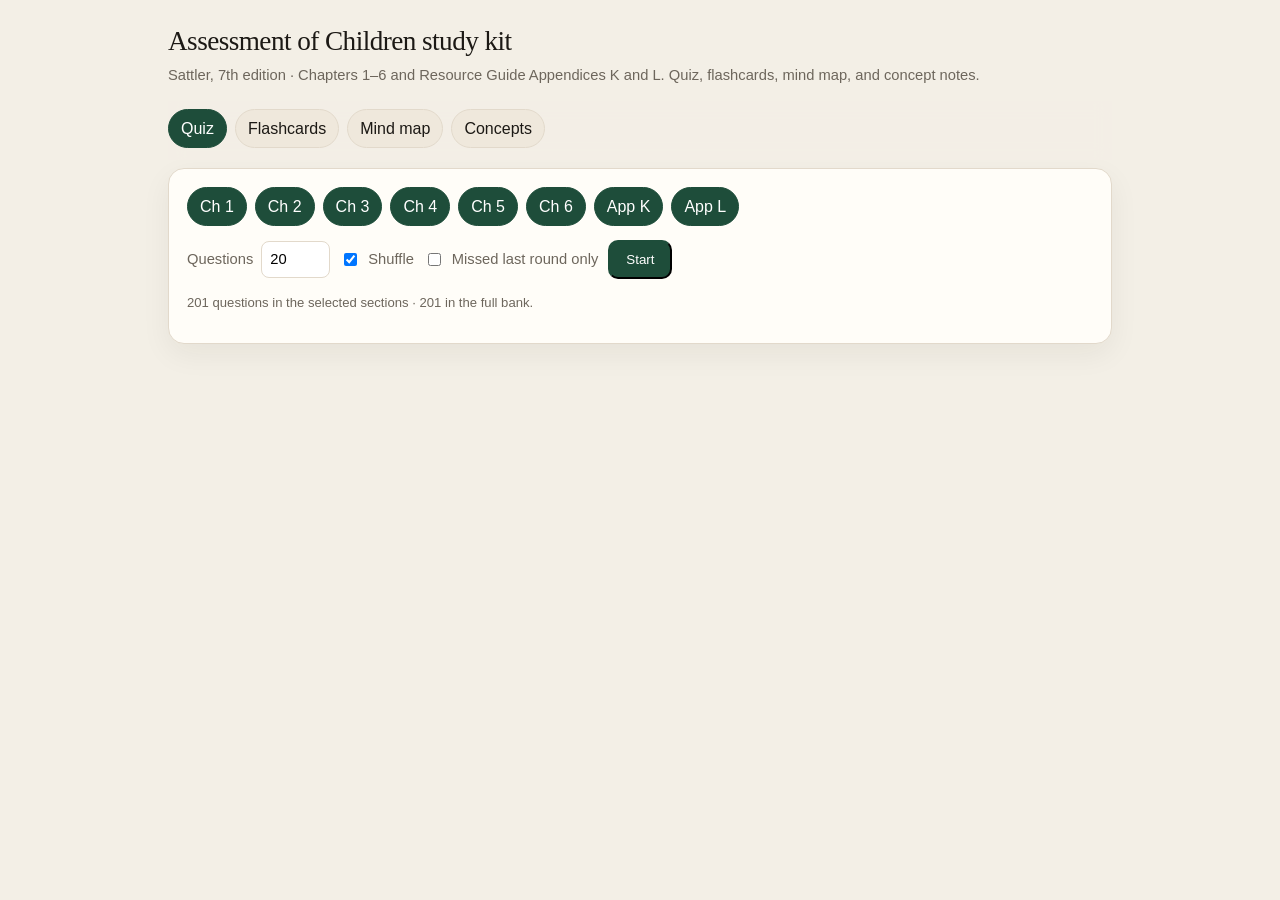
<file: docs/psyc7010/index.html>
<!DOCTYPE html>
<html lang="en">
<head>
<meta charset="utf-8">
<meta name="viewport" content="width=device-width, initial-scale=1">
<title>PSYC 7010 study kit · Sattler Ch 1–6, App K & L</title>
<style>
  :root {
    --bg: #f3efe6; --ink: #1c1915; --muted: #6d665c; --line: #e2d9cb;
    --card: #fffdf8; --green: #1e4d3a; --green-soft: #e7f2eb;
    --red: #8d2f2f; --red-soft: #f8e8e6; --gold: #8a5a12; --chip: #efe8dc;
    --shadow: 0 10px 30px rgba(40, 32, 20, .06);
  }
  * { box-sizing: border-box; }
  html, body { margin: 0; padding: 0; }
  body { font-family: "Avenir Next", "Segoe UI", Helvetica, Arial, sans-serif; background: var(--bg); color: var(--ink); line-height: 1.45; }
  .wrap { max-width: 980px; margin: 0 auto; padding: 22px 18px 80px; }
  header h1 { font-family: Georgia, "Iowan Old Style", Palatino, serif; font-weight: 500; font-size: 1.7rem; letter-spacing: -0.02em; margin: 0 0 4px; }
  header p { margin: 0 0 14px; color: var(--muted); font-size: .92rem; }
  .tabs { display: flex; flex-wrap: wrap; gap: 8px; position: sticky; top: 0; background: rgba(243,239,230,.94); padding: 8px 0 12px; z-index: 5; backdrop-filter: blur(8px); }
  .tabs button, .filters button, .actions button, .opt, .ghost, .pill, .map-btn {
    font: inherit; cursor: pointer; border-radius: 999px; border: 1px solid var(--line); background: var(--chip); color: var(--ink); padding: 7px 12px;
  }
  .tabs button.on { background: var(--green); color: white; border-color: var(--green); }
  .panel { background: var(--card); border: 1px solid var(--line); border-radius: 16px; box-shadow: var(--shadow); padding: 18px; margin-top: 8px; }
  .filters { display: flex; flex-wrap: wrap; gap: 8px; }
  .filters button.on { background: var(--green); color: white; border-color: var(--green); }
  .row { display: flex; flex-wrap: wrap; gap: 10px; align-items: center; margin-top: 14px; }
  label.inline { font-size: .92rem; color: var(--muted); display: flex; gap: 8px; align-items: center; }
  select, input[type="number"], input[type="search"] { font: inherit; padding: 7px 8px; border-radius: 8px; border: 1px solid var(--line); background: white; }
  input[type="search"] { min-width: min(100%, 260px); }
  .primary { background: var(--green) !important; color: white !important; border-color: var(--green) !important; border-radius: 10px !important; padding: 10px 16px !important; }
  .meta { display: flex; justify-content: space-between; gap: 12px; color: var(--muted); font-size: .88rem; margin-bottom: 10px; }
  .bar { height: 6px; background: var(--chip); border-radius: 99px; overflow: hidden; margin: 8px 0 16px; }
  .bar > div { height: 100%; background: var(--green); width: 0; }
  .tag { display: inline-block; font-size: .75rem; letter-spacing: .04em; text-transform: uppercase; color: var(--gold); font-weight: 700; margin-bottom: 8px; }
  .stem { font-family: Georgia, Palatino, serif; font-size: 1.22rem; line-height: 1.35; margin: 0 0 16px; }
  .opts { display: flex; flex-direction: column; gap: 8px; }
  .opt { text-align: left; border-radius: 12px; padding: 12px 14px; background: white; line-height: 1.35; }
  .opt:disabled { cursor: default; }
  .opt.good { background: var(--green-soft); border-color: #8fbfa4; }
  .opt.bad { background: var(--red-soft); border-color: #e0b2ac; }
  .why { margin-top: 14px; padding: 12px 14px; background: #f7f4ee; border-radius: 12px; border: 1px solid var(--line); }
  .why strong { display: block; margin-bottom: 4px; }
  .why.right strong { color: var(--green); }
  .why.wrong strong { color: var(--red); }
  .hidden { display: none !important; }
  .score { font-family: Georgia, serif; font-size: 2.4rem; margin: 0; }
  .review details { border-top: 1px solid var(--line); padding: 10px 0; }
  .review summary { cursor: pointer; }
  .k { color: var(--green); font-weight: 650; }
  .foot { color: var(--muted); font-size: .82rem; margin-top: 14px; }
  kbd { font-family: inherit; border: 1px solid var(--line); border-bottom-width: 2px; border-radius: 5px; padding: 0 5px; background: white; font-size: .85em; }
  .cardstage { perspective: 1200px; min-height: 240px; margin: 12px 0; }
  .flip { position: relative; min-height: 240px; transform-style: preserve-3d; transition: transform .45s ease; cursor: pointer; }
  .flip.show { transform: rotateY(180deg); }
  .face { position: absolute; inset: 0; backface-visibility: hidden; background: white; border: 1px solid var(--line); border-radius: 16px; padding: 22px; display: flex; flex-direction: column; justify-content: center; }
  .face h2 { font-family: Georgia, serif; font-weight: 500; font-size: 1.45rem; margin: 8px 0; }
  .face.back { transform: rotateY(180deg); background: #f6fbf7; }
  .notes section { border-top: 1px solid var(--line); padding-top: 8px; margin-top: 8px; }
  .notes h2 { font-family: Georgia, serif; font-weight: 500; font-size: 1.35rem; }
  .notes h3 { font-size: 1.02rem; margin-bottom: 6px; }
  .notes .lead { color: var(--muted); }
  .notes ul, .notes ol { padding-left: 1.2rem; }
  .notes li { margin: 4px 0; }
  .map-layout { display: grid; grid-template-columns: minmax(0, 1.1fr) minmax(260px, .9fr); gap: 16px; }
  @media (max-width: 800px) { .map-layout { grid-template-columns: 1fr; } }
  .branch { margin: 8px 0 8px 12px; padding-left: 12px; border-left: 2px solid #d9cfc0; }
  .map-btn.hot { background: var(--green); color: white; border-color: var(--green); }
  .detail { background: #f7f4ee; border-radius: 12px; padding: 12px 14px; border: 1px solid var(--line); min-height: 120px; }
  .hit { background: #fff3bf; }
</style>
</head>
<body>
<div class="wrap">
  <header>
    <h1>Assessment of Children study kit</h1>
    <p>Sattler, 7th edition · Chapters 1–6 and Resource Guide Appendices K and L. Quiz, flashcards, mind map, and concept notes.</p>
  </header>
  <nav class="tabs" id="tabs">
    <button class="on" data-tab="quiz">Quiz</button>
    <button data-tab="cards">Flashcards</button>
    <button data-tab="map">Mind map</button>
    <button data-tab="notes">Concepts</button>
  </nav>

  <section id="view-quiz">
    <div class="panel" id="setup">
      <div class="filters" id="filters"></div>
      <div class="row">
        <label class="inline">Questions <input id="count" type="number" min="5" max="400" value="20"></label>
        <label class="inline"><input id="shuffle" type="checkbox" checked> Shuffle</label>
        <label class="inline"><input id="missonly" type="checkbox"> Missed last round only</label>
        <button class="primary" id="start">Start</button>
      </div>
      <p class="foot" id="banknote"></p>
    </div>
    <section class="panel hidden" id="quiz">
      <div class="meta"><span id="progress">Question 1</span><span id="running"></span></div>
      <div class="bar"><div id="fill"></div></div>
      <div class="tag" id="tag"></div>
      <h2 class="stem" id="stem"></h2>
      <div class="opts" id="opts"></div>
      <div id="why"></div>
      <div class="row">
        <button class="primary hidden" id="next">Next</button>
        <button class="ghost" id="readch">Open this chapter’s notes</button>
        <button class="ghost" id="quit">End session</button>
      </div>
      <p class="foot">Keys: <kbd>1</kbd>–<kbd>4</kbd> answer · <kbd>N</kbd> next</p>
    </section>
    <section class="panel hidden" id="done">
      <p class="tag">Session complete</p>
      <p class="score" id="score"></p>
      <p id="scorenote"></p>
      <div class="row">
        <button class="primary" id="again">New set</button>
        <button id="reviewmiss">Practice missed</button>
      </div>
      <div class="review" id="review"></div>
    </section>
  </section>

  <section id="view-cards" class="hidden">
    <div class="panel">
      <div class="filters" id="cardfilters"></div>
      <div class="row">
        <label class="inline"><input id="cardshuffle" type="checkbox" checked> Shuffle</label>
        <label class="inline"><input id="cardunknown" type="checkbox"> Still learning only</label>
        <button class="primary" id="cardstart">Study cards</button>
        <span class="foot" id="cardnote"></span>
      </div>
      <div id="cardplay" class="hidden">
        <div class="meta"><span id="cardprog"></span><span id="cardknown"></span></div>
        <div class="cardstage"><div class="flip" id="flip">
          <div class="face"><div class="tag" id="cardtag"></div><h2 id="cardfront"></h2><p class="foot">Click or press space to flip</p></div>
          <div class="face back"><div class="tag">Answer</div><h2 id="cardback"></h2></div>
        </div></div>
        <div class="row">
          <button id="againcard">Again</button>
          <button class="primary" id="gotit">Got it</button>
        </div>
        <p class="foot">Space flips · <kbd>←</kbd> again · <kbd>→</kbd> got it. “Got it” is saved in this browser.</p>
      </div>
    </div>
  </section>

  <section id="view-map" class="hidden">
    <div class="panel">
      <p class="foot" style="margin-top:0">Click a branch to read the idea. Open the full write-up in Concepts.</p>
      <div class="map-layout">
        <div id="map"></div>
        <div>
          <div class="detail" id="mapdetail"><strong>Assessment of Children</strong><p>Chapters 1–6 plus Appendices K and L. Select a topic.</p></div>
          <div class="row"><button class="primary" id="mapopen">Open in Concepts</button></div>
        </div>
      </div>
    </div>
  </section>

  <section id="view-notes" class="hidden">
    <div class="panel">
      <div class="row" style="margin-top:0">
        <input id="find" type="search" placeholder="Search concepts">
        <button id="expandall">Expand all</button>
        <button id="collapseall">Collapse</button>
      </div>
      <div class="notes" id="notes">
<section id="ch1" data-ch="Chapter 1">
<h2>Chapter 1 · Challenges in assessing children: the process</h2>
<p class="lead">Effective decision making is the aim of clinical and psychoeducational assessment. A competent evaluator needs testing and measurement, statistics, child development, personality, psychopathology, and intervention knowledge. The book supplements test manuals; it does not replace supervised practice. When special education is being considered, IDEA 2004 requires evaluation of all areas of suspected disability.</p>

<h3 data-sum="Testing is administering and scoring to collect data. Assessment adds interviews, observations, and informal methods, then integrates and interprets them.">Testing versus assessment</h3>
<ul>
<li><strong>Psychological testing</strong> administers and scores tests. The focus is collecting data.</li>
<li><strong>Psychological assessment</strong> is broader: formal and informal tests, observations, and interviews. The focus is integrating, interpreting, and synthesizing the evaluation.</li>
</ul>

<h3 data-sum="Seven purposes: screening, focused, diagnostic, counseling and rehabilitation, progress, curriculum-based, and school function.">Seven types of assessment</h3>
<ul>
<li><strong>Screening:</strong> brief. Identifies risk, eligibility, a disorder that may need remediation, or the need for a fuller evaluation.</li>
<li><strong>Focused (problem-solving):</strong> a detailed look at one area of functioning.</li>
<li><strong>Diagnostic:</strong> strengths and weaknesses across several areas (cognitive, academic, language, behavioral, personality, emotional and social, sometimes neuropsychological).</li>
<li><strong>Counseling and rehabilitation:</strong> ability to adjust and carry out daily responsibilities.</li>
<li><strong>Progress evaluation:</strong> change over days, weeks, months, or years.</li>
<li><strong>Curriculum-based:</strong> progress in reading, math, writing, and spelling.</li>
<li><strong>School function:</strong> participation in school activities, need for supports, and ability to function at school.</li>
</ul>

<h3 data-sum="The four pillars are norm-referenced measures, interviews, observations, and informal assessment. They are woven into one interpretation.">Four pillars</h3>
<ul>
<li><strong>Norm-referenced measures</strong> are standardized on a defined <strong>norm group</strong>. Each score is a rank in that group. They sample behavior economically, quantify functioning, and can show developmental change, cognitive or neurological change, and effects of intervention.</li>
<li><strong>Interviews:</strong> unstructured (open-ended, no fixed agenda, aimed at the problem), semistructured (a list, but the focus can change), structured (rigid and comprehensive, usually for a psychiatric diagnosis).</li>
<li><strong>Observations</strong> during testing and in natural settings (class, playground, home).</li>
<li><strong>Informal assessment</strong> supplements norm-referenced tests when needed.</li>
</ul>

<h3 data-sum="Use several sources, several techniques, several domains, and link the findings to intervention. Consent and refusal must be informed.">Multimethod assessment</h3>
<ul>
<li>Sources: referral source, child, parents, teachers, others, plus records (educational, medical, social work, prior evaluations).</li>
<li>Techniques: the four pillars.</li>
<li>Domains: intelligence, attention and memory, processing speed, planning and organization, achievement, visual, auditory, motor, oral language, adaptive behavior, and social-emotional-personality functioning.</li>
<li>Findings are used to develop interventions. The work is collaborative.</li>
<li><strong>Informed consent and informed refusal:</strong> families (and the child, when age and ability allow) must understand the process and what happens to the information before they decide.</li>
</ul>

<h3 data-sum="Scores are samples of behavior, not traits. Use nomothetic comparison and the idiographic profile. Do not interpret one number in isolation.">Guidelines that quizzes target</h3>
<ul>
<li>Do not focus only on numbers. Ask what the results suggest about competencies and limits.</li>
<li>Assessment should benefit the child. In court, the goal is objective data and conclusions for the court.</li>
<li>Use standard conditions except for documented special circumstances, and score by the manual.</li>
<li>Scores can be lowered by limited English, fatigue, hunger, anxiety, stress, poor cooperation, low motivation, inattention, language or memory or executive deficits, temperament, illness, and culture.</li>
<li>Interpret a test only for what it was designed to measure, and only together with history, culture, and primary language.</li>
<li>Tests need adequate reliability and validity for the use you make of them.</li>
<li><strong>Nomothetic:</strong> compare the child with others. <strong>Idiographic:</strong> read the child’s own profile.</li>
<li>Interpretation uses both <strong>inductive</strong> and <strong>deductive</strong> reasoning.</li>
<li>Conclusions rest on all sources, not one piece. Measures of the “same” skill can still disagree.</li>
<li>Data are samples of behavior at one time and place. They support inferences about traits; they do not reveal traits directly.</li>
<li>Reevaluate after intervention or when IDEA requires it.</li>
<li>The <strong>halo effect</strong> is overgeneralizing from limited information.</li>
<li>Choose words carefully in reports and in conversation.</li>
</ul>

<h3 data-sum="Eleven steps run from reviewing the referral through monitoring whether recommendations worked. Endrew F. requires an IEP reasonably calculated to confer educational benefit.">Eleven steps and Endrew F.</h3>
<ol>
<li>Review referral information.</li>
<li>Decide whether to accept the referral.</li>
<li>Obtain background from questionnaires and prior records.</li>
<li>Interview the child, parents, teachers, and relevant others.</li>
<li>Observe the child in several settings.</li>
<li>Select and administer the battery.</li>
<li>Interpret the results.</li>
<li>Develop intervention strategies and recommendations.</li>
<li>Write the report.</li>
<li>Meet with the child (if appropriate), parents, and other concerned people.</li>
<li>Monitor whether the recommendations are effective.</li>
</ol>
<p><strong>Endrew F. v. Douglas County School District (2017):</strong> every IEP must set out a program reasonably calculated to enable the child to receive educational benefit.</p>
</section>

<section id="ch2" data-ch="Chapter 2">
<h2>Chapter 2 · Challenges in assessing children: the context</h2>
<p class="lead">Assessment sits inside schools, families, law, theory, and the testing situation. Results describe one child at one time and place. Assessment is a means to decisions that benefit the child, not an end in itself.</p>

<h3 data-sum="IDEA uses 13 disability categories. A student must be classified in one of them to receive special education under IDEA.">IDEA and who is served</h3>
<p>The 13 categories are autism, deaf-blindness, developmental delay, emotional disturbance, hearing impairment, intellectual disability, multiple disabilities, orthopedic impairment, other health impairment, specific learning disability, speech or language impairment, traumatic brain injury, and visual impairment. Giftedness and bilingualism are not IDEA disability categories. ADHD is not its own category.</p>

<h3 data-sum="Labels can organize services and reduce blame, and they can also stereotype. Cutoffs such as IQ 55–69 are arbitrary points on a continuum.">Classification and labeling</h3>
<ul>
<li><strong>Categorical</strong> systems use discrete labels. <strong>Dimensional</strong> systems place traits on continua.</li>
<li>Labels can aid communication, research, services, legal protection, and a non-blame explanation. They can also create <strong>self-fulfilling prophecies</strong> and <strong>stereotype threat</strong> (the risk of conforming to a stereotype about one’s group), excuse behavior, hide individual differences, and pull attention toward the label instead of intervention.</li>
<li>Large, dramatic teacher-expectancy effects on IQ have been disconfirmed. Expectancies often predict outcomes because they are fairly accurate.</li>
<li>Mild intellectual developmental disability is defined in part by IQ about 55–69, and moderate by about 40–54. Those bands are arbitrary cutoffs.</li>
</ul>

<h3 data-sum="Nine perspectives guide a multimethod assessment, from developmental and family-systems views through an eclectic combination.">Theoretical perspectives</h3>
<ul>
<li><strong>Developmental:</strong> genes and environment interact in a directed way toward walking, talking, complex thought, and social maturity. Rate and timing differ. Look at differences between children and changes within a child.</li>
<li><strong>Normative-developmental:</strong> compare the child with age expectations. Includes attachment.</li>
<li><strong>Attachment (Bowlby):</strong> children attach to a limited number of caregivers. Security depends on caregiver sensitivity and responsiveness. Secure attachment supports coping with stress. Types: <strong>secure</strong> (little distress when the caregiver leaves), <strong>ambivalent</strong> (distress when the caregiver leaves), <strong>avoidant</strong> (avoids the caregiver or shows no preference over a stranger), <strong>disorganized</strong> (unclear attachment; mixed avoidance and resistance; confused or apprehensive).</li>
<li><strong>Ecological-transactional:</strong> behavior is shaped by nested settings and stressors.</li>
<li><strong>Cognitive-behavioral:</strong> cognitions, antecedents, and consequences. <strong>Functional behavioral assessment</strong> asks what maintains a behavior.</li>
<li><strong>Family-systems:</strong> boundaries. <strong>Balanced/clear</strong> boundaries are distinct but connected. <strong>Enmeshed/diffuse</strong> boundaries are overly involved. <strong>Disengaged/rigid</strong> boundaries are overly distant. Other patterns include intrusive, role-reversal, and spousification boundaries. Boundary problems raise risk of <strong>internalizing</strong> disorders (for example depression) and <strong>externalizing</strong> disorders (for example oppositional-defiant behavior).</li>
<li><strong>Social-cognitive:</strong> attention, retention, production, and motivation; internal versus external <strong>locus of control</strong>; reciprocal determinism; learned helplessness; learning by watching others; delaying gratification.</li>
<li><strong>Sociocultural:</strong> development moves from the <strong>interpsychological</strong> level (between people) to the <strong>intrapsychological</strong> level (within the child). Development is plastic.</li>
<li><strong>Neurodevelopmental:</strong> brain development, including altered brain function.</li>
<li><strong>Eclectic:</strong> more than one of these perspectives, matched to the child.</li>
</ul>

<h3 data-sum="Poor scores can come from the child or the environment, and a single session may not show typical performance.">Why a child may score poorly</h3>
<ul>
<li><strong>Individual:</strong> neuropsychological, physical, experiential, and temperament factors.</li>
<li><strong>Environmental:</strong> school, home, peer group, and neighborhood.</li>
<li>Causes may be temporary, long-lasting, or permanent. Describe how the child performed under the conditions you actually used.</li>
<li>The assessment situation also includes the referral reason, setting, social desirability, reactive effects, evaluator–child variables, and previous testing.</li>
</ul>

<h3 data-sum="Compare a child with themselves and with age-mates. Growth can be a new structure or more of the same ability. Prefer a collaborative relationship.">Growth and the evaluator–child relationship</h3>
<ul>
<li><strong>Intraindividual differences</strong> are uneven rates inside one child, such as language developing more slowly than physical skill. <strong>Interindividual differences</strong> are differences between children of the same age (p. 35).</li>
<li><strong>Qualitative growth</strong> is the appearance of new processes or structures. <strong>Quantitative growth</strong> is a change in the degree or magnitude of a capacity.</li>
<li>Two models of the evaluator–child relationship (p. 49). The <strong>restrictive</strong> model has three subtypes the book advises against: <strong>autocratic</strong> (the evaluator takes every decision away from the child), <strong>“pure” scientist</strong> (scores and facts only), and <strong>collegial</strong> (trying to be the child’s friend despite different interests and values). The <strong>collaborative</strong> model leaves the child respect and some control. That is the relationship the book recommends.</li>
<li><strong>Social desirability:</strong> the child answers so as to look good. <strong>Reactive effects:</strong> the procedure itself changes performance, for example trying harder because of the attention, or slowing down after failure.</li>
</ul>

<h3 data-sum="Q-interactive uses paper norms. You remain responsible for any computer narrative. Remote testing must be disclosed, and evidence for teleassessment is still limited.">Computers, Q-interactive, and telepsychology</h3>
<ul>
<li><strong>Q-interactive</strong> is Pearson’s tablet platform for administration, scoring, and interpretation. It uses the standard paper norms. Pearson’s own studies support score equivalence; independent research has not shown the same equivalence.</li>
<li>Graduate students (N = 46) made more WISC-V errors with standard paper administration than with digital administration.</li>
<li>For Coding and Symbol Search, give the paper response booklet, then transfer the scores onto Q-interactive.</li>
<li><strong>Q-global</strong> is Pearson’s online scoring and report system. Riverside’s system is <strong>Riverside Score</strong>.</li>
<li>Computer reports save time and calculate accurately, but they cost money, need validation, and omit information you alone have. Review every line. Use them only if you know the test. You are legally and ethically responsible for the statements and for decisions based on them.</li>
<li><strong>Telepsychology</strong> delivers services by phone, video, email, chat, text, or the internet. When tests are given this way, it is <strong>remote online administration</strong>. Equivalence studies are mixed. Say in the report that the session was remote and whether a facilitator was on site. Empirical support for teleassessment is still insufficient.</li>
<li>The Affordable Care Act pushed electronic health records; HIPAA sets privacy rules for them. Cloud storage is convenient and creates confidentiality risk.</li>
</ul>
</section>

<section id="ch3" data-ch="Chapter 3">
<h2>Chapter 3 · Culturally and linguistically diverse children</h2>
<p class="lead">The book’s preferred term is culturally and linguistically diverse children. Groups are not uniform. Recent immigrants and U.S.-born members of the same ethnicity can differ sharply, and acculturation patterns differ even among people who are acculturated.</p>

<h3 data-sum="Culture is learned shared meaning. Ethnicity is heritage and customs. Race is set aside as not a useful way to describe human differences. Social class is income, occupation, and education.">Core definitions</h3>
<ul>
<li><strong>Culture</strong> is the human-made part of the environment: learned, shared systems of meaning, transmitted across generations. Foundations include a common history, a style of communication, relationship patterns, shared values and customs, a geographic home, and patterns of dress and diet. Culture is intertwined with ethnicity and social class, but it is not the same thing as either.</li>
<li><strong>Ethnicity:</strong> shared heritage, nationality, culture, language, physical features, family names, customs, and religion.</li>
<li><strong>Race:</strong> defined as a supposed common genetic makeup. The book says it is not meaningful to describe human differences this way, and does not use the term except in quotations (p. 68).</li>
<li><strong>Racism:</strong> oppression of an ethnic group by individual actions (interpersonal) or by institutional policy (institutional), preserving the dominant group’s status, wealth, or power.</li>
<li><strong>Social class:</strong> income, wealth, occupation, or education.</li>
<li><strong>Acculturation:</strong> cultural change when a person meets another culture. People can keep their heritage and also take on mainstream practices.</li>
<li><strong>Test bias:</strong> scores that depend on group membership rather than the ability or trait the test claims to measure.</li>
<li><strong>Prejudice:</strong> a preconceived negative opinion about a person or group.</li>
</ul>

<h3 data-sum="Children learn culture by observing, sharing, transmitting, and participating. Social identity theory says people quickly sort others into ingroups and outgroups.">How culture is learned, and how bias forms</h3>
<ul>
<li>Four social-learning processes: <strong>observing, sharing, transmitting, and participating</strong>.</li>
<li><strong>Ethnic socialization:</strong> parents pass on values, beliefs, and information about ethnicity.</li>
<li><strong>Social identity theory:</strong> people sort others into ingroup and outgroup quickly. Ingroup favoritism protects the self.</li>
<li>Broad stereotypes miss regional, generational, socioeconomic, and individual differences.</li>
<li>Stressors that are common, though not universal, include racism, poverty, acculturation conflict, difficulty with schools and other institutions, and difficulty with Standard English. Possible results include alienation, rejection of social norms, distrust of health care, and fear of police.</li>
<li>Children born into poverty are more likely to have prenatal, birth-process, and postnatal problems.</li>
</ul>

<h3 data-sum="Test in the child’s languages when language is at issue. Do not assume a translation is equivalent. Interpreters need training.">Bilingual assessment, translations, and interpreters</h3>
<ul>
<li>Uncritical use of translated tests is not recommended. Translation can change meaning and difficulty.</li>
<li>Interpreters have their own challenges and do not automatically make a score equivalent to a standard administration.</li>
<li>Accommodations (simplified English, glossaries, enlarged print, extra time, a bilingual dictionary) must be understood as possible changes in what the score means.</li>
<li><strong>Code-switching</strong> is alternating between two or more languages (p. 82). Note it in the report. A child may switch into English to talk about something that would be upsetting in the home language.</li>
</ul>

<h3 data-sum="Five phases, not necessarily in order: traditionalism, transition, marginality, assimilation, and biculturalism.">Acculturation phases</h3>
<ul>
<li>Acculturation is cultural change when a person meets another culture. The book lists five phases that need not occur in this order (p. 72).</li>
<li><strong>Traditionalism (separation):</strong> keep the culture of origin and avoid the European American culture.</li>
<li><strong>Transitional period:</strong> take part in both cultures while questioning the values of each.</li>
<li><strong>Marginality:</strong> anxiety when the demands of both cultures are not met, with possible isolation from both.</li>
<li><strong>Assimilation:</strong> take on the new culture and reject the culture of origin.</li>
<li><strong>Biculturalism (integration):</strong> keep a sense of identity while selectively using customs from both cultures. The book links successful biculturalism with a more positive sense of self.</li>
<li>How far someone moves depends on the migration story, time in the United States and ties to the home country, homeland residence and status, the U.S. neighborhood, family ties and authority, and language and customs. Parents are often less acculturated than their children.</li>
</ul>

<h3 data-sum="English learners move from the home language, through a quiet period and short phrases, to productive English. Temporary frustration is not a disorder.">Stages of learning English</h3>
<ul>
<li>Five stages (p. 75). <strong>Preproduction:</strong> speaks the home language and is building a receptive English vocabulary. <strong>Nonverbal:</strong> shy and unwilling to join in, while English vocabulary keeps growing. <strong>Early production:</strong> one or two words or short phrases. <strong>Speech emergence:</strong> longer phrases and simple sentences. <strong>Fluency:</strong> productive English.</li>
<li>Anxiety, poor concentration, frustration, and interpersonal trouble during these stages are often temporary. Do not treat them as an emotional disorder, maladjustment, or a learning disorder.</li>
<li><strong>Language attrition</strong> is loss of part of the home language. An English learner can be weaker than a monolingual peer in the home language and still below peers in English. Assess in both languages when you can.</li>
<li>Speaking English fluently is not the same as having mastered reading and writing. Children do not all learn a second language quickly or in the same way.</li>
</ul>

<h3 data-sum="A useful translation needs conceptual, semantic, normative, content, and technical equivalence. Bias can be a validity gap, item content, selection rates, or a different factor structure.">Equivalence and kinds of bias</h3>
<ul>
<li><strong>Conceptual equivalence (p. 85):</strong> the translation measures the same constructs as the original.</li>
<li><strong>Semantic equivalence (p. 87):</strong> each item has the same meaning, including difficulty, readability, and wording.</li>
<li><strong>Normative equivalence:</strong> the translation is standardized on a representative group, with its own reliability and validity. Do not keep English-language norms after translating, and do not treat norms from one Spanish-speaking population as if they fit another.</li>
<li><strong>Content equivalence:</strong> each item describes something relevant in that child’s culture.</li>
<li><strong>Technical equivalence:</strong> the method yields comparable results. Speeded tests, multiple choice, true–false, rating scales, and manipulatives may not work the same way in every culture.</li>
<li><strong>Response styles (p. 81):</strong> a systematic way of answering that ignores item content, such as preferring extreme or middle options. That can distort rating scales.</li>
<li><strong>Single-group validity:</strong> the validity coefficient differs from zero in one ethnic group and not in another. <strong>Differential validity:</strong> the two validity coefficients differ from each other. <strong>Differential construct validity:</strong> factor structure differs across groups. Studies the book reviews generally have not found these forms of bias on major intelligence tests.</li>
<li><strong>Content bias</strong> asks whether item content is unfair. <strong>Selection bias</strong> asks whether a test changes how many people from each group enter a program or job. <strong>Overinterpretation</strong> is treating a few missed items as proof of a broad deficit, such as “no practical judgment.”</li>
<li>A <strong>colorblind ideology</strong> treats ignoring ethnicity as the way to avoid discrimination. The book’s recommendations say to challenge that practice, because background still belongs in the assessment (p. 103).</li>
</ul>

<h3 data-sum="Arguments exist on both sides of IQ testing. Diana required bilingual procedures. Larry P. found bias in EMR placement. PASE v. Hannon did not.">Arguments and court cases</h3>
<ul>
<li><strong>Against:</strong> content said to be biased, use for dead-end placements, and negative teacher expectancies.</li>
<li><strong>For:</strong> tests can reveal talent and support decisions based on performance rather than ancestry. Recognize the limits, and never use a test in a way that harms a child.</li>
<li><strong>Diana v. State Board of Education (1970):</strong> linguistically different children tested in the primary language and in English; nonverbal measures; an interpreter if no bilingual evaluator.</li>
<li><strong>Larry P. v. Riles:</strong> Judge Peckham (1979; Ninth Circuit upheld in 1984) held that standardized intelligence tests were racially and culturally biased and had not been validated for placing Black children in classes for “educable mentally retarded.”</li>
<li><strong>PASE v. Hannon (1980):</strong> Judge Grady held that the tests were not culturally biased against African American children when used with other criteria, and that Chicago’s process met federal rules.</li>
<li><strong>Georgia NAACP / Marshall v. Georgia:</strong> no finding of differential treatment in the procedures used to place students in classes for intellectual disability.</li>
</ul>
</section>

<section id="ch4" data-ch="Chapter 4">
<h2>Chapter 4 · Role of the evaluator</h2>
<p class="lead">Competence is manual skill plus child development, psychopathology, emotional steadiness, speed, communication, and knowing the edge of your competence. Anxiety at the start is expected. Procedure becomes routine with practice.</p>

<h3 data-sum="You need stability, speed, judgment, and self-awareness. If you cannot build rapport, refer. Do not test beyond your competence.">Who can evaluate</h3>
<ul>
<li>Academic preparation in school, clinical, counseling, or pediatric psychology.</li>
<li>Emotional stability, maturity, and patience with children who have special needs.</li>
<li>Speed in recording, handling materials, scoring, and responding to the unexpected.</li>
<li>Problem solving, communication, and the ability to work alone and on a team.</li>
<li>Ongoing learning, awareness of limits, and refusal to practice beyond competence.</li>
<li>Personal qualities that help: tact, ingenuity, patience, understanding, warmth, respect, flexibility, vigilance, humor, and genuine liking for people.</li>
<li>Know your own reactions to disability, gender, culture, language, and class. If your physical or emotional state would spoil the session, do not proceed. If you cannot establish rapport, withdraw and refer.</li>
</ul>

<h3 data-sum="Halo and confirmatory bias distort administration. Standardization reduces them. The evaluator still has to guard against them.">Expectancy and confirmatory bias</h3>
<ul>
<li>Impressions form from the referral, records, appearance, and early items. Do not let them change standardized administration.</li>
<li><strong>Expectancy / halo effect:</strong> an early impression colors later judgments.</li>
<li><strong>Confirmatory bias:</strong> seeking evidence that fits the hypothesis and ignoring evidence that does not.</li>
<li>Binet, Wechsler, and standardization were designed to reduce expectancy effects. Each evaluator still has to prevent them.</li>
<li>Body language and eye contact communicate interest. Dress to the professional norms of the setting.</li>
</ul>

<h3 data-sum="Prepare the referral, get records early, follow the manual, query to clarify, praise effort, and check vision and hearing before you begin.">Preparation and administration</h3>
<ul>
<li>A school prereferral team may decide whether an assessment is needed and what kind.</li>
<li>Study the referral. Clarify it if it is vague. Request outside records early because consent and delivery take time. Review unfamiliar manuals and current literature.</li>
<li>Before testing, check vision, hearing, glasses, and hearing aids.</li>
<li>Watch effort, offer encouragement, and break for fatigue. Follow standard procedures even when you are flexible about pacing.</li>
<li>Lay out materials the same way each time. For block-design demonstrations, complete one row at a time from the child’s left to the child’s right, unless the manual says otherwise.</li>
<li><strong>Queries clarify a response. They do not teach or improve a wrong answer.</strong> Ask them in a nonthreatening way.</li>
<li>Praise effort rather than signaling which answers were correct.</li>
<li>A published reliability and validity argument applies to children like those in the standardization sample. Limited English familiarity, for example, can make the score a poor measure of the ability you intended.</li>
</ul>

<h3 data-sum="Testing the limits comes after the standard administration. Extra help, time, or cues are interpreted separately. Do not mistake a sensory deficit for low intelligence.">Testing the limits and special needs</h3>
<ul>
<li><strong>Testing the limits</strong> gives graduated help, more time, or extra cues to see what the child can do with support. Other names: interactive assessment, process-oriented assessment, dynamic assessment, mediated learning, the instruction-oriented method, and graduated prompts.</li>
<li>Do this after the standardized administration. Aided performance is not the standard score.</li>
<li>Do not confuse a sensory or motor deficit with low intelligence. Adapt the situation, and record every departure from the manual so the reader knows the score is not fully standard.</li>
</ul>

<h3 data-sum="An accommodation keeps the construct and the score’s meaning. A modification changes what is measured. A third person in the room can change the score, so say so in the report.">Accommodations, modifications, and observers</h3>
<ul>
<li><strong>Test accommodations</strong> (Standards for Educational and Psychological Testing, cited p. 145) are relatively minor changes in presentation, format, administration, or response. They keep the original construct, and the scores stay comparable to the original test. They should match the child’s cognitive, linguistic, sensory, or physical needs. Examples include the setting, the timing, or how items are presented.</li>
<li><strong>Test modifications</strong> are larger departures. They can change difficulty, the construct, prediction, or factor structure, so interpret those scores with extra caution and describe exactly what you changed.</li>
<li>A <strong>third-party observer</strong> (p. 122) can change reliability and validity, motivation, attention, rapport, and anxiety, and the session is no longer the standardized condition. Test security can also be compromised. Sometimes a parent, staff member, or trainee is still needed. If anyone else was in the room, write that in the report.</li>
</ul>
</section>

<section id="ch5" data-ch="Chapter 5">
<h2>Chapter 5 · History and theories of intelligence</h2>
<p class="lead">Shared elements in definitions of intelligence include adaptation, basic processes, and higher-order thinking: abstract reasoning, problem solving, acquiring knowledge, memory, mental speed, and linguistic competence. Western views stress logic and problem solving. Many Eastern views stress the holistic, social ability to see complexity and contradiction. An IQ is a somewhat arbitrary summary of many abilities, always modified by experience.</p>

<h3 data-sum="Galton started psychometric testing. Binet measured higher processes. Terman’s 1916 Stanford–Binet used IQ = (MA/CA) × 100. Yerkes proposed the point scale Wechsler later used.">History worth memorizing</h3>
<ul>
<li><strong>Esquirol:</strong> intellectual incapacity (abilities never developed) versus mental illness (abilities lost or unusable).</li>
<li><strong>Galton:</strong> father of the psychometric testing movement; objective methods; regression to the mean and correlation. He emphasized simple sensory tasks.</li>
<li><strong>Pearson:</strong> product-moment correlation, multiple and partial correlation, phi, and chi-square.</li>
<li>German contributors include Wundt, Kraepelin, Ebbinghaus, Wernicke, and Ziehen.</li>
<li><strong>James McKeen Cattell (1890)</strong> first used the term “mental test.”</li>
<li>Wissler and Sharp reported discouraging validity for early tests and briefly slowed the field. Their methods were weak.</li>
<li><strong>Binet, Henri, and Simon</strong> measured higher mental processes rather than simple sensation. The 1905 Binet–Simon Scale helped create clinical psychology. The years about 1880–1905 are the “laboratory” period that fed applied psychology.</li>
<li><strong>Goddard (1908)</strong> introduced the 1905 scale in the United States.</li>
<li><strong>Terman (1916 Stanford–Binet)</strong> adopted Stern’s mental quotient and named it the IQ: <strong>(mental age / chronological age) × 100</strong>. Revisions with Merrill in 1937 and 1960.</li>
<li><strong>Yerkes</strong> proposed a <strong>point-scale</strong> format (items grouped by type and scored by points) rather than only an age scale.</li>
<li><strong>Wechsler</strong> built the Wechsler–Bellevue from 11 modified published tests used as subtests.</li>
</ul>

<h3 data-sum="One camp rejected a single g (Thorndike, Thurstone, Guilford, Cattell, Horn). The other kept g plus specific or group factors (Spearman, Vernon, Carroll). CHC merges Cattell–Horn with Carroll’s three strata.">Factor-analytic camps</h3>
<ul>
<li>Factor results depend on the tests, the method, and the names the investigator chooses. Labels describe patterns. They do not by themselves prove biological entities.</li>
<li><strong>Thorndike:</strong> many interconnected but distinct abilities.</li>
<li><strong>Thurstone:</strong> intelligence is organized and is not one unitary trait (primary mental abilities).</li>
<li><strong>Guilford’s structure of intellect:</strong> three dimensions — <strong>operations, contents, and products</strong>. The version in the book crosses 5 operations (cognition, memory, divergent production, convergent production, evaluation), 4 contents (figural, symbolic, semantic, behavioral), and 6 products (units, classes, relations, systems, transformations, implications), giving 120 factors (p. 163). One cell, cognition of semantic units, is knowing what a word means.</li>
<li><strong>Cattell and Horn:</strong> <strong>fluid intelligence (Gf)</strong> is novel, adaptive, relatively culture-reduced efficiency. <strong>Crystallized intelligence (Gc)</strong> is acquired knowledge and skill, culture-specific, and more tied to education, personality, and experience. Horn rejected a unitary g.</li>
<li><strong>Spearman:</strong> a general factor <strong>g</strong> plus specific factors <strong>s</strong>.</li>
<li><strong>Vernon:</strong> g, then two major group factors, <strong>verbal-educational</strong> and <strong>spatial-mechanical</strong>, then narrower factors.</li>
<li><strong>Carroll’s three strata:</strong> narrow abilities (I), broad abilities (II), and g (III). The broad level in his model includes fluid, crystallized, general memory and learning, broad visual perception, broad auditory perception, broad retrieval, broad cognitive speediness, and processing speed.</li>
<li><strong>CHC theory</strong> integrates Cattell–Horn with Carroll: narrow (I), broad (II), general (III). The list of broad abilities has changed as the model evolved.</li>
</ul>

<h3 data-sum="Later theories add processing systems, successful intelligence, PASS, multiple intelligences, bioecology, Piaget’s stages, and beliefs about whether ability can change.">Other theories</h3>
<ul>
<li><strong>Information processing (Campione, Brown, Borkowski):</strong> an <strong>architectural</strong> system (capacity, durability, efficiency) and an <strong>executive</strong> system (knowledge base, schemes, control processes, metacognition).</li>
<li><strong>Sternberg’s triarchic / successful intelligence:</strong> <strong>componential</strong> (analytic; internal processing, including metacomponents, performance components, and knowledge-acquisition components), <strong>experiential</strong> (creative; connecting internal processes to the world, including novelty and automatization), and <strong>contextual</strong> (practical; adapting to, shaping, or selecting environments).</li>
<li><strong>PASS (Das, Naglieri, Kirby):</strong> planning, attention, simultaneous processing, and successive processing.</li>
<li><strong>Gardner:</strong> at least eight relatively autonomous intelligences — linguistic, logical-mathematical, spatial, musical, bodily-kinesthetic, intrapersonal, interpersonal, and naturalist.</li>
<li><strong>Ceci’s bioecological theory:</strong> (1) multiple cognitive abilities, (2) gene–environment interplay across development changes intelligence, (3) processes depend on context, (4) noncognitive traits matter because they shape experience.</li>
<li><strong>Piaget’s periods, in order:</strong> sensorimotor, preoperational, concrete operational, formal operational. <strong>Assimilation</strong> fits experience into existing schemes (p. 176). <strong>Accommodation</strong> changes schemes to fit new experience. Organization and adaptation are the broader processes. Piaget stresses new structures. Psychometrics stresses the normal curve and differences between people. Both accept genetic and maturational influences.</li>
<li><strong>Perkins’s learnable intelligence:</strong> neural, experiential, and reflective.</li>
<li><strong>Dweck (p. 179):</strong> everyone has an implicit theory. The <strong>entity view</strong> says intelligence is fixed: you are born with a set amount. The <strong>incremental view</strong> says intelligence can grow with effort. Entity beliefs orient the person toward looking competent and avoiding challenge when success is uncertain. Incremental beliefs orient the person toward learning.</li>
<li><strong>P-FIT:</strong> frontal, parieto-temporal, and cingulate networks as a biological basis of intelligence.</li>
<li><strong>Process overlap theory:</strong> working memory, executive attention, fluid reasoning, and crystallized knowledge overlap to produce general mental ability.</li>
<li><strong>Declarative knowledge</strong> is knowing what helps or hinders thinking. <strong>Procedural knowledge</strong> is knowing how to regulate thinking (p. 172). Metacognition includes noticing a problem, defining it, choosing steps, representing it, allocating resources, monitoring, and evaluating the solution.</li>
</ul>

<h3 data-sum="Sensorimotor development runs from reflexes to mental combinations by about 24 months. Later periods add symbols, conservation, then abstract hypotheses.">Piaget’s sensorimotor substages</h3>
<ul>
<li>The sensorimotor period (birth to about 2 years) has six substages (p. 177).</li>
<li><strong>Exercising reflexes</strong> (birth to 1 month): reflex activity and practicing sensorimotor schemes.</li>
<li><strong>Primary circular reactions</strong> (1 to 4 months): repeated actions centered on the infant’s own body, such as finger sucking.</li>
<li><strong>Secondary circular reactions</strong> (4 to 8 months): repeating an action to keep an interesting external event going, such as shaking a rattle.</li>
<li><strong>Coordination of secondary schemes</strong> (8 to 12 months): combining schemes to reach a goal. Acts are clearly intentional.</li>
<li><strong>Tertiary circular reactions</strong> (12 to 18 months): trial and error, purposely varying movements to see new results.</li>
<li><strong>Invention of new means through mental combination</strong> (18 to 24 months): representational thought begins, such as using a stick to reach an object.</li>
<li>Then <strong>preoperational</strong> (about 2 to 7: language, symbols, delayed imitation, symbolic play), <strong>concrete operational</strong> (about 7 to 11: conservation and mental operations on real objects), and <strong>formal operational</strong> (about 11 onward: abstract thought, hypotheses, and deduction).</li>
</ul>
</section>

<section id="ch6" data-ch="Chapter 6">
<h2>Chapter 6 · Correlates of intelligence</h2>
<p class="lead">Intelligence tests sample abilities the culture values: verbal ability, concepts, judgment, reasoning, memory, comprehension, speed, and spatial skill. They predict school and work reasonably well and do not measure all of intelligent behavior. The ethical pressure point is that scores are used to allocate scarce resources. Read the IQ in the context of the whole child.</p>

<h3 data-sum="Gray matter processes information. White matter connects regions. Higher intelligence goes with faster processing and less metabolic cost in the active areas. Brain volume correlates only modestly with IQ.">Brain</h3>
<ul>
<li>The brain is about 2% of body weight and about 25% of basal metabolism. No two brains are identical. More than half of human genes help build the brain.</li>
<li><strong>Gray matter</strong> processes information. <strong>White matter</strong> connects processing centers. Both relate to patterns of intellectual strength.</li>
<li>Demanding working-memory and reasoning tasks recruit <strong>frontal</strong> cortex. The right frontal region is linked more with integrating verbal and spatial information; the left with nonspatial memory.</li>
<li><strong>Cortical efficiency (p. 188):</strong> more intelligent people tend to show faster neurological functioning and less metabolic activity (less blood flow and glucose uptake) in the areas doing the work. Higher intelligence is also linked to healthier neurons and glia. Education, mental and physical stimulation, aerobic exercise, and antioxidant-rich food can support efficiency.</li>
<li><strong>Brain volume (p. 189):</strong> modestly related to intelligence. Three meta-analyses span about <strong>r = .21 to .33</strong> (summary, p. 212): McDaniel r = .33, Rushton and Ankney r = .21, Pietschnig r = .24. One older-adult sample found r = .31.</li>
<li><strong>Neural tube (p. 189):</strong> begins about 16 days after conception and closes about day 28, then becomes brain and spinal cord. The brainstem is largely mature by the end of the second trimester. The cortex begins to function at birth and matures last.</li>
<li>Myelination is fastest in the first 2 years, is largely hard-wired, and is substantially disrupted mainly by severe malnutrition. Association cortex continues myelinating into the second and third decades.</li>
<li>Approximate brain weight: 400 g at birth, 1,000 g at 1 year, about 90% of the adult weight (about 1,400 g) by age 5.</li>
<li><strong>Brain reserve</strong> and <strong>cognitive reserve</strong> refer to biological and functional resilience.</li>
</ul>

<h3 data-sum="Heritability near .50 describes population differences, not one child. It rises from about 20% in infancy to about 80% by ages 18–20. Environment still accounts for the rest.">Heredity</h3>
<ul>
<li><strong>Heritability</strong> is the proportion of variation in a trait, in a population, associated with genetic differences. It runs from 0 to 1. It does <strong>not</strong> apply to one child, does not say where that child’s intelligence came from, and does not mean the score is fixed (p. 191).</li>
<li>The best overall estimate for intelligence is about <strong>.50</strong>: about half of the differences among people, with the other half associated with nongenetic factors. Because half is not genetic, some environmental influence is possible.</li>
<li>Estimates come from kinship designs (identical twins from one egg; fraternal twins from two eggs; adoptions). Human mating and environments cannot be experimentally controlled, so the figures are estimates.</li>
<li><strong>Genotype</strong> is genetic makeup. <strong>Phenotype</strong> is the observed characteristic.</li>
<li>Genetic influence <strong>increases with age (p. 199):</strong> about 20% in infancy, 40% in childhood, and about 80% by ages 18–20, then levels off. Environmental influence falls to about 10% by ages 18–20.</li>
<li><strong>Assortative mating</strong> means partners resemble each other on a trait. The <strong>generalist genes hypothesis</strong> says many of the same genes influence many cognitive abilities.</li>
</ul>

<h3 data-sum="Schooling correlates about .69 with IQ. Each extra year is linked to roughly 1 to 3.7 points. The Flynn effect was about 3 points a decade in the original reports.">Environment, schooling, and the Flynn effect</h3>
<ul>
<li>Prenatal and early risks include malnutrition, lead and other toxins, infections such as cytomegalovirus and toxoplasmosis, maternal stress and cortisol, low birth weight, prematurity, and perinatal complications.</li>
<li>School quality accounts for only about 2% to 10% of variance in children’s cognitive scores. <strong>Years of schooling and IQ correlate about r = .69 (p. 197).</strong> That correlation cannot show which causes which. Each extra year of education is associated with about <strong>1 to 3.7</strong> points on expected adult IQ. Each year of high school missed is associated with about <strong>1.8</strong> points lower.</li>
<li><strong>Flynn effect (p. 198):</strong> Flynn reported gains of about <strong>3 IQ points per decade</strong>, larger on nonverbal tests and concentrated in the lower part of the distribution. A later meta-analysis found about <strong>0.22 point per year</strong>. Proposed reasons include schooling, nutrition, smaller families, test sophistication, and a more stimulating environment.</li>
</ul>

<h3 data-sum="Overall IQ shows essentially no gender difference. Males tend to be stronger in mental rotation. Females tend to be earlier in language. Males’ scores vary more.">Gender</h3>
<ul>
<li><strong>Overall IQ:</strong> essentially no difference. Tests are built to remove biased items, and specific strengths offset. Women have a higher percentage of gray matter and men a higher percentage of white matter; more white matter is involved in intellectual activity in women.</li>
<li><strong>Verbal:</strong> small differences. Females tend to acquire language earlier, develop larger vocabularies, do better on many language tasks including writing, and have fewer reading and stuttering difficulties. Comprehension/knowledge scores are similar.</li>
<li><strong>Math:</strong> essentially no difference in general concepts at any age. Females tend to be somewhat higher on computation in elementary and middle school, not in high school. By the end of grade 12, males are slightly stronger in problem solving and geometry.</li>
<li><strong>Spatial:</strong> males tend to be better at visual-spatial ability, spatial perception (horizontality or verticality), and mental rotation. Spatial visualization (finding a simple figure inside a complex one) is similar.</li>
<li><strong>Memory:</strong> small differences. Females tend to remember word lists, personal events, novel associations such as names and faces, and spatial locations. Males tend to remember factual material in math, science, and mechanics.</li>
<li><strong>Variability:</strong> males’ scores spread more.</li>
</ul>

<h3 data-sum="Infant tests predict later IQ poorly. Scores stabilize more when the first test is later and the retest gap is shorter. IQs before age 5 need caution.">Speed, school, stability, and other correlates</h3>
<ul>
<li>Faster simple, choice, and complex <strong>reaction time</strong>, and shorter <strong>inspection time</strong>, relate to higher intelligence. <strong>Temporal resolution</strong> (how finely someone times events) also relates to intelligence.</li>
<li><strong>Executive functions (p. 203):</strong> seven often cited are planning and goal setting, organizing, prioritizing, working memory, shifting, inhibition, and self-regulation. Updating working memory is more strongly related to intelligence than inhibiting prepotent responses or shifting mental sets. Working memory and g correlate about <strong>r = .48</strong>; short-term memory and intelligence about <strong>r = .28</strong>. Working memory both stores and manipulates; short-term memory mainly stores.</li>
<li>Tests in the <strong>first two years</strong> are poor predictors of later intelligence. By about age 2 the correlation with later scores is only about <strong>.40</strong>. Scores in early adolescence predict adult intelligence well. Deary’s follow-ups from age 11 into old age found about <strong>r = .61 to .78</strong> (median about .73).</li>
<li>Constancy is greater when the child is <strong>older at the first test</strong> and the <strong>interval is shorter</strong>. Interpret IQs obtained <strong>before age 5</strong> cautiously. Individuals still change enough that placement decisions need reevaluation. Do not forecast a child’s future level with confidence.</li>
<li>Scores stay relatively stable partly because genes are stable, environments are often stable for a given child, development does not simply reverse, and tests at different ages overlap in the abilities they measure. Absolute level still rises with age as knowledge, abstraction, efficiency, and working memory grow. Some later declines track loss of brain tissue; fluid ability is tied to frontal volume, working memory, speed, abstract rules, and retrieval.</li>
<li>Intelligence is positively associated with self-control. Critical thinking is part of cognitive ability.</li>
<li>Adolescents with a psychiatric disorder score, on average, about <strong>3 to 6 points below 100</strong>.</li>
</ul>

<h3 data-sum="Neuron growth, synapses, and myelin build the cortex. Birth weight and the home predict IQ. Critical thinking is five teachable skills, not a single score.">Brain growth, birth weight, home, and critical thinking</h3>
<ul>
<li><strong>Neuronal proliferation</strong> (generation of neurons) is nearly complete by the end of the third trimester (p. 189). The <strong>cerebral cortex</strong>, which supports conscious experience, voluntary action, thinking, remembering, and feeling, begins to function at birth and matures last.</li>
<li>In infancy and early childhood, <strong>dendritic arborization</strong> (dendrites forming tree-like branches), <strong>synaptogenesis</strong> (formation of synapses), and myelination move quickly. Myelin covers mature brain cells and is needed for clear, efficient signaling.</li>
<li>Gene–environment cycles are an <strong>epigenetic</strong> process of continuous feedback (p. 190). Newborns can tell apart speech sounds from any language. By about 12 months they lose contrasts they do not hear, and get better at the language they do hear.</li>
<li><strong>Monozygotic</strong> (one-egg) twins are more similar in intelligence than <strong>dizygotic</strong> (two-egg) twins from infancy on. Biological siblings are more similar than adopted siblings, especially by late adolescence (p. 199).</li>
<li>Birth-weight bands (p. 194): <strong>low</strong> is under 2,500 g (5.5 lb), <strong>very low</strong> under 1,500 g (3.3 lb), <strong>extremely low</strong> under 1,000 g (2.2 lb). Low birth weight or birth before 37 weeks is linked to a school-age IQ deficit of about <strong>3 to 9 points</strong>. Infants under 3.3 lb have a higher risk of cognitive and physical disability. Children born before 26 weeks are more likely to score below 70 than children born at term.</li>
<li>Home influences (p. 196) include stimulation, the discipline regime, risk factors such as parental education and family size, the language and materials in the home, and how parents and siblings interact. <strong>Persistent poverty</strong> hurts scores more than poverty that passes. In one standardization sample, mean Full Scale IQ was about <strong>87.8</strong> when parents had 8 years of schooling or less and about <strong>110.7</strong> when a parent had a graduate degree, a gap of about 23 points.</li>
<li>Five critical-thinking skills treated as part of cognitive ability (p. 209): <strong>argument analysis</strong> (reasons, assumptions, conclusions), <strong>decision making and problem solving</strong>, <strong>thinking as hypothesis testing</strong>, <strong>using likelihood and uncertainty</strong> (including base rates), and <strong>verbal reasoning</strong> (how language shapes thought).</li>
</ul>
</section>

<section id="appk" data-ch="Appendix K">
<h2>Appendix K · Ethical, legal, and professional issues</h2>
<p class="lead">Know the law of your jurisdiction and the ethics code of your profession. Codes set standards and protect the public. A dilemma often has no single obvious action. Ethical duty can go beyond what the statute requires. Awareness of the code is necessary and not sufficient.</p>

<h3 data-sum="Seven steps: recognize, define, develop options, choose, review, implement and evaluate, and keep reflecting. You own the computer report and the record.">Decision making and liability</h3>
<ol>
<li>Recognize a problem.</li>
<li>Define the problem.</li>
<li>Develop solutions.</li>
<li>Choose a solution.</li>
<li>Review the process, including everyone’s values.</li>
<li>Implement and evaluate.</li>
<li>Continue to reflect.</li>
</ol>
<p>Reduce liability by using tests with demonstrated reliability and validity for the kind of person you are testing, noting exceptions, and keeping accurate records. Violations can bring malpractice claims and discipline, including expulsion from a professional body. If you use a computer-generated interpretation, you remain responsible for it.</p>

<h3 data-sum="The five federal laws are IDEA, Section 504, the ADA, HIPAA, and FERPA. 504 and the ADA are civil rights laws. IDEA and FERPA are education laws.">Five federal laws</h3>
<ul>
<li><strong>IDEA 2004:</strong> an education law. Special education and an IEP. Key ideas include a free appropriate public education (FAPE) and the least restrictive environment (LRE).</li>
<li><strong>Section 504</strong> and the <strong>ADA:</strong> civil rights laws. They entitle students with disabilities to accommodations in general education. They do not, by themselves, create an IEP.</li>
<li><strong>FERPA (1974):</strong> an education law for schools that receive federal funds. Parents have rights over education records. You generally cannot refuse assessment or therapy information to a custodial parent. Release to others usually needs written permission. Schools give an annual notice of rights. Noncompliance can cost federal funds. FERPA covers all students, including students with disabilities.</li>
<li><strong>HIPAA:</strong> privacy of health information held by health-care providers, including psychologists. Parents usually hold an adolescent’s rights. Exceptions include emancipation and treatment for pregnancy, a sexually transmitted infection, or substance abuse. If a state privacy law is stricter, the state law wins. If the state law is weaker, HIPAA wins.</li>
<li>The U.S. Department of Education enforces Section 504, the ADA, IDEA, and FERPA in public schools.</li>
</ul>

<h3 data-sum="Confidentiality is an ethical duty. Privilege is a legal shield in court. Both yield to maltreatment, danger to self or others, and certain medical emergencies.">Confidentiality, privilege, and maltreatment</h3>
<ul>
<li><strong>Confidentiality:</strong> do not reveal information from a professional relationship without consent of the client or legal representative.</li>
<li><strong>Privileged communication:</strong> a legal status. Designated relationships (attorney, spouse, clergy, psychologist, psychiatrist, and others depending on the state) often cannot be forced to disclose in court. The communication generally must have been private.</li>
<li>Limits: reasonable suspicion of child maltreatment; a minor’s threat to self; a physical threat to another person; delay of medical care that would risk the child’s health; treatment needed to reduce a minor’s physical pain. The theme is preventing serious, foreseeable, imminent harm.</li>
<li>Schools, clinics, and hospitals cannot promise absolute secrecy, because the team sees the record. Say so.</li>
<li><strong>Mandatory reporters</strong> (mental health professionals, school staff, health workers, child-care providers, and others) report when a reasonable person in that role would suspect maltreatment. Proof beyond a reasonable doubt is not the standard. People outside those designated roles who report are often called <strong>permissive reporters</strong> (p. 388). The book also says every state requires citizens to report suspected abuse or neglect. Most states protect the reporter’s identity.</li>
<li>Four types: <strong>physical abuse, neglect, sexual abuse, and emotional abuse</strong>.</li>
<li>If a child discloses: listen, follow up as needed, do not selectively reinforce, write the words down, and notify the authority.</li>
</ul>

<h3 data-sum="Get parental informed consent and the child’s assent. Forensic work serves the court as fact-finding, not the retaining lawyer’s theory.">Consent and forensic work</h3>
<ul>
<li>Informed consent from the parent comes before assessment. Seek the child’s <strong>assent</strong> even when the child’s legal consent is not required. Explain the nature and purpose. Divorce complicates who may consent.</li>
<li><strong>Clinical</strong> work is usually requested by parents, schools, or health providers and aims to help the client.</li>
<li><strong>Forensic</strong> work is usually requested by attorneys, courts, child-protection agencies, or insurers. The evaluator is a fact finder. The work may be used in litigation and will often be cross-examined. Keep meticulous notes. Opinions must follow all of the data, not pressure from the retaining attorney. Agree the role clearly before you accept the case.</li>
</ul>

<h3 data-sum="Independent practice generally requires a doctorate. A license does not travel automatically to another state. A school-psychology master’s can lead to the NCSP.">Regulation and degrees</h3>
<ul>
<li>Boards screen applicants, set entry standards, investigate complaints, and discipline violations.</li>
<li>Licensure rests on education, supervised experience, and professional knowledge. A license in one jurisdiction does not automatically allow practice in another.</li>
<li>The entry degree for independent practice in most U.S. and Canadian jurisdictions is a doctorate. <strong>PhD:</strong> scientist-practitioner training. <strong>PsyD:</strong> more emphasis on clinical practice, with research methods still included. <strong>EdD:</strong> an education doctorate covering research, counseling, development, administration, and assessment. Most boards do not allow full independent practice on a master’s alone.</li>
<li>A master’s in school psychology from a NASP-approved program can lead to the Nationally Certified School Psychologist credential.</li>
<li>NASP standards exist to protect the public and the people who receive school psychological services. The Code of Fair Testing Practices covers selecting tests, administering and scoring them, and reporting and interpreting results. APA record-keeping guidelines cover keeping, maintaining, and disposing of records.</li>
</ul>

<h3 data-sum="Five APA principles guide the work. Test data may be released to the people named in a release. Test materials stay secure.">APA principles, test data, and test materials</h3>
<ul>
<li>APA general principles (p. 371): <strong>beneficence and nonmaleficence</strong> (help, and avoid harm), <strong>fidelity and responsibility</strong> (trust, plus duties to society), <strong>integrity</strong> (accuracy and honesty), <strong>justice</strong> (fair access to psychology’s benefits), and <strong>respect for people’s rights and dignity</strong> (privacy, confidentiality, and self-determination).</li>
<li><strong>Test data</strong> (p. 373) are raw and scaled scores, the client’s responses, and the psychologist’s notes and recordings of statements and behavior during the exam. With a client release, provide test data to the people named in the release. You may withhold data to prevent substantial harm or misuse, and the law often governs that choice. Without a release, provide test data only when law or a court order requires it.</li>
<li><strong>Test materials</strong> (p. 374) are manuals, instruments, protocols, and test questions or stimuli. They do not include test data. Keep them secure so the test stays intact and you can still follow the Ethics Code, the law, and your contract.</li>
</ul>
</section>

<section id="appl" data-ch="Appendix L">
<h2>Appendix L · Statistics and psychometrics</h2>
<p class="lead">Measurement assigns numbers by rules. Psychological attributes are less tangible than length or weight, and the scores still carry meaning. Statistics shrink data, communicate standing, and estimate error. No score is free of error, and validity always belongs to a particular use.</p>

<h3 data-sum="Nominal labels, ordinal ranks, interval equal units with an arbitrary zero, and ratio equal units with a true zero.">Scales of measurement</h3>
<ul>
<li><strong>Nominal:</strong> named categories with no meaningful order. Fits discrete variables.</li>
<li><strong>Ordinal:</strong> rank, without equal distances. Also discrete. Percentile ranks behave this way.</li>
<li><strong>Interval:</strong> order plus equal units and an arbitrary zero (Celsius temperature). Continuous.</li>
<li><strong>Ratio:</strong> equal units and a true zero, so ratios such as “twice as long” are meaningful. Continuous.</li>
<li>Interval and ratio scales also have the properties of the scales below them.</li>
</ul>

<h3 data-sum="Mean, median, and mode locate the center. Range, variance, and standard deviation describe spread. Pearson’s r needs linearity; otherwise use Spearman or expect an underestimate.">Description and correlation</h3>
<ul>
<li><strong>Mean:</strong> arithmetic average. <strong>Median:</strong> middle score when ordered. <strong>Mode:</strong> most frequent score; useful for nominal data. More than one mode means the distribution is multimodal.</li>
<li><strong>Range:</strong> highest minus lowest. <strong>Variance:</strong> spread around the mean. <strong>Standard deviation:</strong> typical distance from the mean, in the original units. A normal distribution graphs as a bell curve.</li>
<li>A <strong>correlation</strong> gives strength (absolute value) and direction. Higher |r| improves prediction. It does <strong>not</strong> prove cause. A large sample can make a weak r “significant.”</li>
<li><strong>Pearson’s r (p. 409)</strong> needs continuous, roughly normal variables, a linear relationship, few outliers, and similar spread. If those fail (for example, ordinal data), the <strong>Spearman rank-difference</strong> correlation is a common alternative (p. 410). A linear r <strong>underestimates</strong> a curvilinear relationship.</li>
<li>Rough labels used in the appendix: .20–.29 low, .30–.49 moderately low, .50–.69 moderate, .70–.79 moderately high, .80–.99 high.</li>
<li><strong>r²</strong> is the <strong>coefficient of determination (p. 411)</strong>, the shared variance. The book’s example is r = .60, so r² = .36 (36%). A quiz item that uses r = .50 is the same idea: 25%.</li>
<li><strong>Mediators</strong> explain how or why. <strong>Moderators</strong> explain when. <strong>Multiple R</strong> relates one variable to two or more others and runs from .00 to +1.00. The <strong>standard error of estimate</strong> is the standard deviation of prediction errors.</li>
<li><strong>Correcting for attenuation</strong> estimates the correlation if both measures were perfectly reliable. Real measures are never perfect, so the corrected value can inflate the relationship.</li>
</ul>

<h3 data-sum="Norm-referenced scores compare a child with a norm group. Memorize z, T, NCE, stanine, and why percentile ranks and grade equivalents are tricky.">Derived scores</h3>
<ul>
<li><strong>Criterion-referenced:</strong> versus an objective standard. <strong>Standards-referenced:</strong> versus defined standards of quality. <strong>Norm-referenced:</strong> versus a norm group.</li>
<li><strong>Population:</strong> the whole group. <strong>Representative sample:</strong> mirrors that population. <strong>Random sample:</strong> each person has an equal chance. <strong>Reference group:</strong> the norm group used to compute standard scores and percentiles. Match norms on age, grade, gender, region, ethnicity, and socioeconomic status, and note when they were collected.</li>
<li><strong>z:</strong> mean 0, SD 1 (p. 414). <strong>T:</strong> mean 50, SD 10; T = 10(z) + 50 (p. 415). Deviation-IQ-style standard score: mean 100, SD 15; SS = 15(z) + 100. On that scale, about 34% of the norm group falls between the mean and +1 SD, so an IQ of 115 is about the <strong>84th percentile</strong> (50% below the mean plus 34%).</li>
<li><strong>Percentile rank:</strong> the percent of the norm group at or below that score. Units are <strong>not equal</strong>. <strong>Quartiles</strong> split the group into four 25% bands. <strong>Deciles</strong> split it into ten 10% bands.</li>
<li><strong>NCE:</strong> mean 50, SD 21.06 (p. 416). <strong>Stanine:</strong> mean 5, SD 2, whole numbers 1 through 9.</li>
<li><strong>Age and grade equivalents</strong> are average raw scores at an age or grade. They are psychometrically impure: unequal units, they exaggerate small raw-score gaps, and a grade equivalent does not mean the child belongs in that grade. <strong>Ratio IQ = (MA / CA) × 100</strong> has poor properties; deviation IQs replaced it.</li>
<li>Every derived score starts from a raw score. There is no single correct way to express it.</li>
</ul>

<h3 data-sum="Reliability is consistency: true score plus error. SEM grows as reliability falls. For current functioning, put the confidence interval around the obtained score.">Reliability and error</h3>
<ul>
<li>Classical theory: <strong>obtained score = true score + error score</strong>. The true score is hypothetical. Reliability coefficients (r<sub>xx</sub>) run from .00 to 1.00.</li>
<li><strong>Internal consistency</strong> (Cronbach’s alpha is the most general index): one administration. <strong>Split-half</strong> correlates equivalent halves from that one sitting; the <strong>Spearman–Brown</strong> formula estimates reliability from those halves (p. 421). Internal consistency is not appropriate for timed tests, and it ignores change over time. Longer tests tend to look more consistent. <strong>Test-retest:</strong> the same test twice (stability; the coefficient of stability). <strong>Alternate forms:</strong> two similar forms. <strong>Interrater:</strong> agreement between scorers.</li>
<li>Reliability tends to rise with a longer, more homogeneous test, a suitable retest interval, greater score variability, less guessing, a stable testing situation, and an adequate sample.</li>
<li>The <strong>standard error of measurement</strong> is the standard deviation of error scores. Lower reliability means a larger SEM. Report a <strong>confidence interval</strong>. For questions about how the child is functioning now, the book recommends the interval around the <strong>obtained</strong> score, not the estimated true score.</li>
<li><strong>Practice effects</strong> can come from prior exposure, events between tests, the type of task, and the population. <strong>Regression to the mean:</strong> high scores often contained positive error and low scores negative error, so retest scores move toward the mean.</li>
<li><strong>Generalizability theory</strong> asks how well one sample of behavior represents behavior across conditions (called facets).</li>
</ul>

<h3 data-sum="Validity is whether the conclusion is justified. Content, face, construct, and criterion-related evidence answer different questions. Compare classification accuracy with the base rate.">Validity, items, and factors</h3>
<ul>
<li><strong>Content validity:</strong> items represent the domain. <strong>Face validity:</strong> the test looks relevant; this is weak evidence. <strong>Construct validity:</strong> it measures the intended trait. <strong>Convergent</strong> evidence: same-trait measures agree. <strong>Discriminant</strong> evidence: different-trait measures do not correlate highly.</li>
<li><strong>Criterion-related:</strong> the test correlates with an outcome. <strong>Concurrent</strong> means the criterion is collected now. <strong>Predictive</strong> means it is collected later.</li>
<li><strong>Item difficulty:</strong> percent correct. <strong>Item discrimination:</strong> how well the item separates high and low total scores. Item response theory uses difficulty, discrimination, and guessing.</li>
<li><strong>Differential item functioning:</strong> an item is easier for one group than another at the same ability. It is uniform when that gap is similar at all ability levels.</li>
<li>Classification against a criterion yields a <strong>true positive</strong> (hit), <strong>false positive</strong> (false alarm), <strong>false negative</strong> (miss: the test says absent and the condition is present), and <strong>true negative</strong>. Judge accuracy against the <strong>base rate</strong>, the rate of the condition in that population.</li>
<li>A conventional significance level is 5%. <strong>Effect size</strong> (Cohen’s d) is the mean difference in standard-deviation units and does not depend on sample size. Significance is not the same thing as a meaningful difference.</li>
<li><strong>Factor analysis</strong> explains correlations with fewer factors. <strong>Exploratory</strong> factor analysis has no prior structure. <strong>Confirmatory</strong> factor analysis tests a hypothesized structure. Variance splits into <strong>communality</strong> (shared factors), <strong>specificity</strong> (unique to that variable), and <strong>error variance</strong> (1 − reliability). Naming factors is a judgment. Method, number of factors, and rotation can change the result.</li>
<li><strong>Principal component analysis</strong> looks for factors that account for all common and unique variance. <strong>Principal factor analysis</strong> uses communality estimates and looks for the smallest set of factors that account for the common variance (p. 435). With many factors the two methods can look similar.</li>
<li><strong>Orthogonal rotation</strong> keeps factors uncorrelated. <strong>Oblim (oblique) rotation</strong> allows factors to correlate. After rotation, high loadings are what you use to name a factor.</li>
<li>Two tests with the same name can still disagree because of floors, ceilings, item gradients, norm tables, reliability, content, publication date, or sampling.</li>
<li>Child factors that spoil validity include anxiety, fatigue, illness, inattention, rapport, motivation, language, hearing, and unfamiliarity with the materials. If you doubt the result, say so in the report.</li>
</ul>
</section>

</div>
    </div>
  </section>
</div>
<script id="bank" type="application/json">[{"ch": "Chapter 1", "q": "Psychological testing, as distinguished from psychological assessment, is best described as", "opts": ["Integrating interviews, observations, and history into a formulation", "Administering and scoring tests, with the focus on collecting data", "Developing interventions from several sources of information", "Writing a report that synthesizes qualitative observations"], "a": 1, "why": "Testing is data collection by administering and scoring tests. Assessment is the broader process of integrating, interpreting, and synthesizing findings."}, {"ch": "Chapter 1", "q": "A detailed evaluation of one specific area of functioning is called a", "opts": ["Screening assessment", "Focused (problem-solving) assessment", "School function assessment", "Progress evaluation assessment"], "a": 1, "why": "Screening is brief and identifies risk. A focused assessment examines one area in detail. Diagnostic assessment covers several areas."}, {"ch": "Chapter 1", "q": "Which assessment focuses on a student’s progress in basic academic skills such as reading, math, writing, and spelling?", "opts": ["Counseling and rehabilitation assessment", "Curriculum-based assessment", "School function assessment", "Diagnostic assessment"], "a": 1, "why": "Curriculum-based assessment tracks progress in basic academics. School function assessment looks at participation in school settings and need for supports."}, {"ch": "Chapter 1", "q": "The four pillars of a multimethod assessment are", "opts": ["IQ, achievement, adaptive behavior, and personality", "Norm-referenced measures, interviews, behavioral observations, and informal assessment", "Screening, diagnosis, intervention, and follow-up", "Parent report, teacher report, self-report, and record review"], "a": 1, "why": "Sattler’s four pillars are norm-referenced measures, interviews, observations, and informal procedures. They are meant to be integrated, not used alone."}, {"ch": "Chapter 1", "q": "A structured interview is best characterized as", "opts": ["Open-ended, with no set agenda, aimed at the child’s problem area", "A list of questions whose focus can change as needed", "A rigid, comprehensive list of questions, usually designed to reach a psychiatric diagnosis", "An observation of the child in the classroom and on the playground"], "a": 2, "why": "Unstructured = open-ended. Semistructured = a list, but flexible. Structured = fixed and comprehensive, typically for diagnosis."}, {"ch": "Chapter 1", "q": "On norm-referenced measures, a score is scaled so that it", "opts": ["Shows whether the child has mastered a curriculum objective", "Reflects a rank within a defined norm group", "Equals the child’s mental age divided by grade", "Counts only items passed after testing the limits"], "a": 1, "why": "Norm-referenced scores show standing relative to the norm group. Comparing performance with an objective standard is criterion-referenced interpretation."}, {"ch": "Chapter 1", "q": "Comparing a child with other children is the nomothetic approach. Examining that child’s own pattern of strengths and weaknesses is the", "opts": ["Idiographic approach", "Flynn approach", "Ratio-IQ approach", "Forensic approach"], "a": 0, "why": "Nomothetic = comparison with others. Idiographic = the individual’s unique profile. Both are recommended."}, {"ch": "Chapter 1", "q": "Assessment data should be treated as", "opts": ["Direct measures of fixed traits and capacities", "Samples of behavior at a particular time and place, from which inferences are drawn", "Valid only if they match a previous evaluation exactly", "Unusable if any informal procedure was added"], "a": 1, "why": "Scores do not reveal traits directly. They are samples of behavior that allow inferences, and they can change with time, setting, and condition."}, {"ch": "Chapter 1", "q": "How many steps does Sattler describe in a multimethod assessment?", "opts": ["4", "7", "11", "13"], "a": 2, "why": "There are 11 steps, from reviewing the referral through monitoring whether recommendations worked."}, {"ch": "Chapter 1", "q": "Which sequence matches the early steps of a multimethod assessment?", "opts": ["Administer the battery, then decide whether to accept the referral", "Review referral information, decide whether to accept the referral, then obtain background information", "Write the report before interviewing parents", "Meet with the parents before reviewing the referral question"], "a": 1, "why": "The opening steps are: review the referral, decide whether to accept it, gather background from questionnaires and records, then interview and observe."}, {"ch": "Chapter 1", "q": "In Endrew F. v. Douglas County School District (2017), the Supreme Court held that an IEP must be", "opts": ["Guaranteed to maximize the child’s potential", "Based solely on a norm-referenced intelligence test", "Reasonably calculated to enable the child to receive educational benefit", "Limited to children in the intellectual-disability category"], "a": 2, "why": "The unanimous ruling requires an educational program reasonably calculated to enable the child to receive educational benefit under IDEA."}, {"ch": "Chapter 1", "q": "The halo effect in assessment refers to", "opts": ["Practice effects that raise scores on a retest", "Overgeneralizing from a limited amount of information", "Regression of extreme scores toward the mean", "Using a confidence interval around an obtained score"], "a": 1, "why": "A halo (expectancy) effect is an overgeneralization based on limited information, such as the referral or the child’s first responses."}, {"ch": "Chapter 1", "q": "Before a multimethod assessment begins, families must be able to make an informed decision about participation. This requirement covers", "opts": ["Informed consent and informed refusal", "Privileged communication in court only", "A signed IEP before any interview", "Waiver of all confidentiality"], "a": 0, "why": "The evaluator fully informs families (and the child, when appropriate) about the process and what will happen to the information, including the right to refuse."}, {"ch": "Chapter 1", "q": "Two measures intended to assess the same area", "opts": ["Must yield the same result if both are standardized", "May yield different results", "Should never both be given", "Are invalid if their scores differ by more than 5 points"], "a": 1, "why": "A guideline in the chapter is that measures of the same area may still disagree. Interpret the pattern with history, not from one score."}, {"ch": "Chapter 2", "q": "To receive special education services under IDEA, a student must be classified in", "opts": ["Any DSM-5-TR diagnosis", "One of 13 disability categories", "A dimensional rather than categorical system", "Both a clinical and a forensic category"], "a": 1, "why": "The federal child-count uses 13 categories (for example autism, specific learning disability, other health impairment, intellectual disability). Classification in one of them is required for IDEA services."}, {"ch": "Chapter 2", "q": "Which of the following is one of the 13 IDEA disability categories?", "opts": ["Giftedness", "Specific learning disability", "Test anxiety", "Bilingualism"], "a": 1, "why": "Specific learning disability is an IDEA category. Giftedness, test anxiety, and bilingualism are not disability categories under IDEA."}, {"ch": "Chapter 2", "q": "An IQ band of about 55–69 used to define mild intellectual developmental disability shows that these cutoffs are", "opts": ["Fixed biological species", "Arbitrary points on a continuum", "Required by the APA Ethics Code", "Measures of adaptive behavior"], "a": 1, "why": "The book treats bands such as 40–54 (moderate) and 55–69 (mild) as arbitrary cutoffs on a continuous distribution of intelligence."}, {"ch": "Chapter 2", "q": "Stereotype threat is the risk that a person will", "opts": ["Conform to a stereotype about their social group", "Score higher because a teacher expects success", "Refuse consent for an evaluation", "Regress toward the mean on retest"], "a": 0, "why": "Stereotype threat is the risk of conforming to stereotypes about one’s social group. It is discussed with the harms of labeling."}, {"ch": "Chapter 2", "q": "Research summarized in the chapter on teacher expectancies concludes that large, dramatic expectancy effects on IQ have been", "opts": ["Confirmed as the main cause of ethnic score differences", "Disconfirmed; expectancies often predict outcomes because they are fairly accurate", "Found only for girls in mathematics", "Required to be reported under FERPA"], "a": 1, "why": "The strong self-fulfilling-prophecy claim about IQ has been disconfirmed. Teacher expectancies predict achievement largely because they are accurate."}, {"ch": "Chapter 2", "q": "Attachment theory, as presented in this chapter, holds that children", "opts": ["Attach equally easily to any number of new caregivers", "Develop attachments to a limited number of caregivers", "Cannot form a secure attachment if they are tested in English", "Show only avoidant or disorganized patterns"], "a": 1, "why": "Bowlby’s theory: attachments form to a limited number of caregivers, so loss of a caregiver makes new attachments difficult. Security depends on caregiver sensitivity."}, {"ch": "Chapter 2", "q": "A family boundary in which members are overly involved and poorly differentiated is called", "opts": ["Disengaged (rigid)", "Enmeshed (diffuse)", "Balanced (clear)", "Collegial"], "a": 1, "why": "Enmeshed or diffuse boundaries are overly close. Disengaged or rigid boundaries are overly distant. Balanced or clear boundaries are distinct but connected."}, {"ch": "Chapter 2", "q": "A functional behavioral assessment is most closely aligned with which perspective?", "opts": ["Cognitive-behavioral", "Piagetian stage theory", "Spearman’s g theory", "Item response theory"], "a": 0, "why": "The cognitive-behavioral perspective uses antecedents, behaviors, and consequences. Functional behavioral assessment identifies what maintains a behavior."}, {"ch": "Chapter 2", "q": "Poor test performance can reflect individual factors and environmental factors. Which set is environmental?", "opts": ["Neuropsychological, physical, experiential, and temperament factors", "School, home, peer-group, and neighborhood factors", "True score, error score, and specificity", "Fluid ability, crystallized ability, and processing speed"], "a": 1, "why": "Individual factors include neuropsychological, physical, experiential, and temperament variables. Environmental factors include school, home, peers, and neighborhood."}, {"ch": "Chapter 2", "q": "Pearson’s Q-interactive administration of major cognitive tests", "opts": ["Uses separately developed digital norms", "Uses the standard paper-administration norms", "Is permitted only for remote teleassessment", "Removes the need to record departures from standard procedure"], "a": 1, "why": "Q-interactive uses the standard norms. Pearson’s in-house studies support equivalence; independent research has not shown the same equivalence."}, {"ch": "Chapter 2", "q": "If you rely on a computer-generated interpretive report, responsibility for the statements and conclusions rests with", "opts": ["The software publisher", "The evaluator", "The parent who consented", "The school district’s prereferral team"], "a": 1, "why": "The evaluator remains legally, ethically, and professionally responsible for a computer-generated report and for decisions based on it. Review it line by line and never use it alone."}, {"ch": "Chapter 2", "q": "A remote online administration should be documented in the report by stating that it was remote and", "opts": ["That the norms were therefore invalid", "Whether a facilitator was on site", "That HIPAA no longer applies", "That practice effects cannot occur"], "a": 1, "why": "The report should say the assessment was remote and whether an on-site facilitator helped. Equivalence evidence for remote administration is mixed, and support for teleassessment is still limited."}, {"ch": "Chapter 2", "q": "In a study of 46 graduate students giving the WISC-V, more administration errors occurred with", "opts": ["Digital administration than with standard paper administration", "Standard paper administration than with digital administration", "Q-global scoring than with hand scoring of basal rules only", "Remote administration than with any in-person method"], "a": 1, "why": "Those students made more errors on the standard (paper) WISC-V administration than on the digital administration."}, {"ch": "Chapter 2", "q": "Sattler’s closing position is that assessment is", "opts": ["An end in itself, once a classification is assigned", "A means to an end: information for decisions that benefit the child", "Useful only when every score is above 85", "Complete when the computer report is printed"], "a": 1, "why": "Assessment is a means to an end. Diagnosis should be linked to intervention, and results describe performance at a particular time and place."}, {"ch": "Chapter 3", "q": "In this text, culture is defined as", "opts": ["A group’s genetic makeup", "The human-made part of the environment: learned, shared systems of meaning", "Income, occupation, and education only", "Bias in a single test item"], "a": 1, "why": "Culture is learned and shared and is passed across generations. It is related to, but not the same as, ethnicity and social class."}, {"ch": "Chapter 3", "q": "Ethnicity refers to group designation based on shared heritage, nationality, culture, language, and customs. Race, in this book, is treated as", "opts": ["The preferred term for the same idea", "Not a meaningful way to describe human differences, and is not used except in quotations", "Synonymous with social class", "The basis for choosing a norm group"], "a": 1, "why": "The text defines race as a supposed common genetic makeup and then sets the term aside as not meaningful for describing human differences."}, {"ch": "Chapter 3", "q": "Test bias is the tendency of a test to", "opts": ["Yield scores that depend on group membership rather than the ability or trait being measured", "Have a reliability coefficient below .70", "Use an interval scale", "Show a Flynn effect"], "a": 0, "why": "Bias means scores reflect group membership instead of the characteristic the test claims to measure."}, {"ch": "Chapter 3", "q": "Acculturation is", "opts": ["A legal category under IDEA", "The process of cultural change when individuals encounter another culture", "Ingroup favoritism in social identity theory", "Translation of a test into another language"], "a": 1, "why": "Acculturation is cultural change in contact with another culture. People can value their heritage and mainstream culture at the same time, and patterns differ within a group."}, {"ch": "Chapter 3", "q": "Social identity theory is used in the chapter to explain ethnic bias. A central idea is that people", "opts": ["Slowly and effortfully avoid all categories", "Quickly sort others into ingroups and outgroups", "Have identical acculturation patterns within an ethnic group", "Score higher when tested by an outgroup examiner"], "a": 1, "why": "People categorize others into ingroup and outgroup with little effort. Ingroup favoritism protects and affirms the self and the ingroup."}, {"ch": "Chapter 3", "q": "Children come to use cultural forms of thinking and acting through four social-learning processes:", "opts": ["Assimilation, accommodation, organization, and adaptation", "Observing, sharing, transmitting, and participating", "Planning, attention, simultaneous processing, and successive processing", "Screening, diagnosis, intervention, and follow-up"], "a": 1, "why": "The four processes are observing, sharing, transmitting, and participating. Parents also pass on ethnicity through ethnic socialization."}, {"ch": "Chapter 3", "q": "Diana v. State Board of Education (1970) led to an agreement that linguistically different children would be", "opts": ["Tested in English only, to match the norm group", "Tested in the primary language and in English, with nonverbal measures and an interpreter if needed", "Excluded from intelligence testing permanently", "Placed by teacher nomination alone"], "a": 1, "why": "The California case required assessment in the primary language and English, emphasis on nonverbal measures, and an interpreter when a bilingual evaluator was not available."}, {"ch": "Chapter 3", "q": "Judge Peckham’s ruling in Larry P. v. Riles held that standardized intelligence tests", "opts": ["Are not culturally biased when combined with other criteria", "Are racially and culturally biased and were not validated for placing Black children in classes for intellectual disability", "May be used if the examiner is European American", "Have perfect predictive validity for school grades"], "a": 1, "why": "In 1979 Peckham ruled that the tests were racially and culturally biased and had a discriminatory impact for essentially permanent EMR placements. The Ninth Circuit upheld the ruling in 1984."}, {"ch": "Chapter 3", "q": "In PASE v. Hannon (1980), Judge Grady ruled that intelligence tests", "opts": ["Are culturally biased and banned in Chicago", "Are not culturally biased against African American children when used with other criteria", "Must be replaced by the Binet–Simon 1905 scale", "Violate FERPA if scored by computer"], "a": 1, "why": "The Chicago court held that the tests were not culturally biased and that, used with other criteria, they met federal nondiscrimination requirements."}, {"ch": "Chapter 3", "q": "The chapter’s position on translated tests and interpreters is that", "opts": ["A literal translation preserves difficulty and validity", "Uncritical use of translated tests is not recommended, and interpreters bring their own challenges", "Interpreters should prompt the child toward the correct answer", "Only European-language translations are acceptable"], "a": 1, "why": "Translation can change meaning and difficulty. Interpreters need skill; their use does not automatically make a score equivalent to a standard administration."}, {"ch": "Chapter 3", "q": "A sound reason the text gives for continuing to use standardized tests, while recognizing their limits, is that abandoning them would make it easier for educational decisions to rest on", "opts": ["Measured aptitude", "Ancestry and group influence rather than aptitude", "Curriculum-based measurement only", "Effect sizes"], "a": 1, "why": "The text argues that tests can reveal talent and that, without them, decisions may rest more on ancestry, influence, prejudice, or whim. Tests still must not be used in a way that harms a child."}, {"ch": "Chapter 4", "q": "Before testing, the evaluator should always check whether the child", "opts": ["Has read the test manual", "Has adequate vision and hearing, and has glasses or hearing aids if used", "Qualifies under all 13 IDEA categories", "Prefers a digital or paper format"], "a": 1, "why": "Vision, hearing, glasses, and hearing aids are checked before testing so sensory barriers are not mistaken for low ability."}, {"ch": "Chapter 4", "q": "If you recognize that you cannot establish rapport with a child, you should", "opts": ["Continue and note the poor rapport only in the raw-score margin", "Withdraw and refer the child to another psychologist", "Switch to testing the limits immediately", "Use a more autocratic style until the child complies"], "a": 1, "why": "Rapport is required for a valid assessment. If you cannot establish it, refer rather than push through."}, {"ch": "Chapter 4", "q": "Confirmatory bias is the tendency to", "opts": ["Look for evidence that supports your hypothesis and ignore evidence that refutes it", "Praise effort rather than correct answers", "Query an ambiguous response", "Apply the same basal and ceiling rules to every child"], "a": 0, "why": "Confirmatory bias is seeking support for a hypothesis and neglecting contrary evidence. Expectancy effects are a related threat. Standardization reduces but does not erase them."}, {"ch": "Chapter 4", "q": "Additional queries during a standardized test should be used to", "opts": ["Improve a wrong answer by teaching the concept", "Clarify the child’s response, not to improve it", "Replace items the child has failed", "Establish a new norm for that child"], "a": 1, "why": "Inquiries clarify what the child meant. They are not hints, teaching, or a chance to raise the score."}, {"ch": "Chapter 4", "q": "Testing the limits is done in order to learn what the child can do with extra help, time, or cues. Those aided performances", "opts": ["Replace the standard scores", "Are obtained after the standardized administration and are not the standard scores", "Must be entered on Q-global as the FSIQ", "Are valid only for children under age 6"], "a": 1, "why": "Also called dynamic, interactive, or mediated assessment. It follows standard administration. Extra help changes the meaning of the score, so it is interpreted separately."}, {"ch": "Chapter 4", "q": "A test’s published reliability and validity can be applied most confidently when the child", "opts": ["Is similar to children in the standardization sample", "Speaks any language, because norms are universal", "Has already been tested on the same items", "Is assessed by telehealth"], "a": 0, "why": "Reliability and validity evidence applies to children like those in the norm sample. Differences such as limited English familiarity can undermine interpretation."}, {"ch": "Chapter 4", "q": "When evaluating a child with a sensory or motor disability, a central caution is", "opts": ["Do not confuse the sensory or motor deficit with low intelligence", "Omit all timed subtests and prorate without comment", "Use only grade equivalents", "Avoid recording any departure from the manual"], "a": 0, "why": "The goal is to measure the abilities of interest. Sensory or motor barriers, and ethnicity or culture, should not be allowed to masquerade as low cognitive scores. Adaptations must be documented."}, {"ch": "Chapter 4", "q": "Praise during testing is best aimed at", "opts": ["Only items the child passed", "Effort, rather than signaling which answers were correct", "The child’s IQ as soon as it can be estimated", "Speed, even on untimed items"], "a": 1, "why": "Appropriate praise supports effort and motivation without teaching the child which responses were right or wrong."}, {"ch": "Chapter 4", "q": "Impressions formed from the referral, records, or early items should", "opts": ["Guide you to skip subtests you expect the child to fail", "Not be allowed to change how you conduct the standardized assessment", "Be shared with the child at the start of testing", "Determine the diagnosis before the battery is given"], "a": 1, "why": "Early impressions create expectancy effects. Administer according to the manual regardless of what you already believe about the child."}, {"ch": "Chapter 4", "q": "A school prereferral team typically meets to decide", "opts": ["Whether an assessment is needed and, if so, what kind", "The final special-education eligibility category before any data are collected", "Which computer-generated narrative to paste into the report", "Whether the evaluator is licensed in another state"], "a": 0, "why": "Prereferral teams consider whether assessment is warranted and what kind. The evaluator still clarifies an unclear referral question before testing."}, {"ch": "Chapter 5", "q": "Esquirol’s early distinction was between", "opts": ["Fluid and crystallized intelligence", "Mental incapacity (abilities never developed) and mental illness (abilities lost or unusable)", "Verbal-educational and spatial-mechanical factors", "Entity and incremental theories of intelligence"], "a": 1, "why": "Esquirol separated intellectual incapacity from mental illness: one group had never developed intellectual capacities; the other had lost or could not use abilities they once had."}, {"ch": "Chapter 5", "q": "Sir Francis Galton is important in this history because he", "opts": ["Published the 1916 Stanford–Binet", "Is regarded as the father of the psychometric testing movement and developed regression and correlation", "Proposed the PASS theory", "Wrote the first APA Ethics Code"], "a": 1, "why": "Galton pioneered objective psychometric measurement and the statistics of regression to the mean and correlation. His tests emphasized simple sensory functions."}, {"ch": "Chapter 5", "q": "The term “mental test” was first used in an 1890 paper by", "opts": ["James McKeen Cattell", "David Wechsler", "Jean Piaget", "Howard Gardner"], "a": 0, "why": "Cattell introduced “mental test” in Mind in 1890. He had established a laboratory at the University of Pennsylvania."}, {"ch": "Chapter 5", "q": "Binet, Henri, and Simon measured intelligence with tests of", "opts": ["Simple sensory functions, following Galton", "Higher mental processes", "Brain volume only", "School grades converted to ratio IQs"], "a": 1, "why": "Late-19th-century French work shifted from simple sensation to higher mental processes. The 1905 Binet–Simon Scale grew out of that work."}, {"ch": "Chapter 5", "q": "Terman’s 1916 Stanford–Binet adopted Stern’s mental quotient and called it the IQ, computed as", "opts": ["(CA / MA) × 100", "(MA / CA) × 100", "Mental age minus chronological age", "A deviation score with mean 100 and SD 15"], "a": 1, "why": "Stern’s mental quotient was MA/CA. Multiplying by 100 removed the decimal. This ratio IQ was later replaced because of poor psychometric properties."}, {"ch": "Chapter 5", "q": "Yerkes contributed the idea that tests should be built with a", "opts": ["Point-scale format", "Age-scale format only", "Single general factor and no subtests", "Curriculum-based mastery criterion"], "a": 0, "why": "Yerkes proposed a point scale: items grouped by type and scored by points. Wechsler later used that format. The early Binet was an age scale."}, {"ch": "Chapter 5", "q": "Spearman’s two-factor theory accounts for correlations among tests by", "opts": ["Eight independent intelligences", "A general factor, g, plus specific factors", "Operations × contents × products", "Sensorimotor, preoperational, concrete, and formal stages"], "a": 1, "why": "Spearman is the central figure of the general-and-specific camp: g plus one or more specific factors for each test."}, {"ch": "Chapter 5", "q": "In Vernon’s hierarchy, the two major group factors directly under g are", "opts": ["Fluid and crystallized", "Verbal-educational and spatial-mechanical", "Planning and attention", "Neural and reflective"], "a": 1, "why": "Vernon: g at the top, then verbal-educational (v:ed) and spatial-mechanical (k:m), then narrower group factors."}, {"ch": "Chapter 5", "q": "Guilford’s structure-of-intellect model organizes factors into three dimensions:", "opts": ["Operations, contents, and products", "Narrow, broad, and general strata", "Analytic, creative, and practical abilities", "Capacity, durability, and efficiency"], "a": 0, "why": "Guilford crossed operations (processes), contents (kinds of information), and products (forms of outcome)."}, {"ch": "Chapter 5", "q": "Cattell and Horn’s crystallized intelligence refers to", "opts": ["Novel problem solving that is relatively culture-reduced", "Acquired skills and knowledge that depend on cultural exposure", "The single g factor Spearman proposed", "Mental rotation only"], "a": 1, "why": "Gf is adaptive new learning and mental efficiency. Gc is overlearned knowledge and skill, culture-specific, and more tied to education and experience. Horn rejected a unitary g."}, {"ch": "Chapter 5", "q": "Carroll’s three-stratum theory places abilities in this order, from lowest to highest:", "opts": ["g, then broad abilities, then narrow abilities", "Narrow abilities, then broad abilities, then g", "Products, then contents, then operations", "Practical, then creative, then analytic"], "a": 1, "why": "Stratum I is many narrow abilities, stratum II is broad abilities (including Gf and Gc), and stratum III is g. CHC theory keeps this three-level structure."}, {"ch": "Chapter 5", "q": "CHC theory is an integration of", "opts": ["Piaget and Vygotsky", "The Cattell–Horn model and Carroll’s three-stratum model", "Sternberg and Gardner", "Galton and Wechsler"], "a": 1, "why": "CHC combines Cattell–Horn broad abilities with Carroll’s three strata: narrow (I), broad (II), and general (III)."}, {"ch": "Chapter 5", "q": "Sternberg’s triarchic theory of successful intelligence includes which three broad abilities?", "opts": ["Linguistic, musical, and naturalist", "Analytic, creative, and practical", "Neural, experiential, and reflective", "Entity, incremental, and metacognitive"], "a": 1, "why": "The three dimensions are componential (analytic), experiential (creative), and contextual (practical: adapting to, shaping, or selecting environments)."}, {"ch": "Chapter 5", "q": "The PASS theory of Das, Naglieri, and Kirby describes cognition as", "opts": ["Planning, attention, simultaneous processing, and successive processing", "Fluid, crystallized, visual, and auditory ability only", "Eight autonomous intelligences", "True score plus error score"], "a": 0, "why": "PASS: planning, attention, simultaneous processing, and successive processing."}, {"ch": "Chapter 5", "q": "Which ability is among the eight Gardner describes in this chapter?", "opts": ["Emotional intelligence, as a ninth separate ability", "Bodily-kinesthetic intelligence", "Psychomotor speed as g", "Ratio IQ"], "a": 1, "why": "Gardner’s list here: linguistic, logical-mathematical, spatial, musical, bodily-kinesthetic, intrapersonal, interpersonal, and naturalist. They are described as relatively autonomous."}, {"ch": "Chapter 5", "q": "Piaget’s periods, in developmental order, are", "opts": ["Preoperational, sensorimotor, formal, concrete", "Sensorimotor, preoperational, concrete operational, formal operational", "Concrete, formal, sensorimotor, preoperational", "Assimilation, accommodation, organization, adaptation"], "a": 1, "why": "The four periods are sensorimotor, preoperational, concrete operational, and formal operational. Assimilation and accommodation are processes, not periods."}, {"ch": "Chapter 5", "q": "Compared with the psychometric approach, the Piagetian approach places more emphasis on", "opts": ["The normal distribution and differences between people", "Developmental change and the emergence of new mental structures", "A single deviation IQ", "Item difficulty parameters"], "a": 1, "why": "Both accept genetic and maturational influences. Piaget emphasizes new structures across development; psychometrics emphasizes rank-order differences among people."}, {"ch": "Chapter 5", "q": "Dweck’s entity view is the belief that intelligence is", "opts": ["Fixed and unalterable", "Able to change with learning", "Identical to working memory", "Only practical, not analytic"], "a": 0, "why": "Entity theory: intelligence is fixed. Incremental theory: intelligence can change. Perkins’s related model separates neural, experiential, and reflective intelligence."}, {"ch": "Chapter 5", "q": "Factor names produced by factor analysis should be treated as", "opts": ["Proof of underlying biological entities", "Descriptive labels that depend on the tests, the method, and the investigator", "The same thing as narrow CHC abilities in every study", "Criteria for IDEA eligibility"], "a": 1, "why": "Outcomes depend on the data, the statistical method, and the labels the investigator chooses. Labels describe patterns; they do not by themselves prove real entities."}, {"ch": "Chapter 5", "q": "The parieto-frontal integration theory (P-FIT) locates a biological basis of intelligence in networks involving the", "opts": ["Brainstem only", "Frontal, parieto-temporal, and cingulate cortices", "Spinal motor roots only", "Hippocampus alone"], "a": 1, "why": "P-FIT proposes that frontal, parieto-temporal, and cingulate networks underlie intelligence."}, {"ch": "Chapter 6", "q": "Although the brain is about 2% of body weight, it accounts for about what share of basal metabolism?", "opts": ["2%", "10%", "25%", "75%"], "a": 2, "why": "The brain is metabolically expensive: about 2% of body weight and about 25% of basal metabolism."}, {"ch": "Chapter 6", "q": "In the chapter’s account of brain tissue and intelligence,", "opts": ["Gray matter forms connections and white matter processes information", "Gray matter is involved in information processing, and white matter forms connections among processing centers", "Only white matter is related to intelligence", "Brain volume is unrelated to intelligence"], "a": 1, "why": "Gray matter processes information. White matter connects processing centers. Both are implicated in intelligence, in different ways."}, {"ch": "Chapter 6", "q": "Higher intelligence is associated with greater cortical efficiency, meaning", "opts": ["More metabolic activity and blood flow in the regions doing the work", "Faster neurological functioning and less metabolic activity in activated regions", "A larger brainstem and a smaller cortex", "Completion of myelination before birth"], "a": 1, "why": "More intelligent people tend to show faster neural processing and lower metabolic cost (less blood flow and glucose use) in task-active areas."}, {"ch": "Chapter 6", "q": "Meta-analyses summarized in the chapter put the correlation between brain volume and intelligence at about", "opts": ["r = .00 to .05", "r = .21 to .33", "r = .70 to .85", "r = −.50"], "a": 1, "why": "The relationship is modest, about .21 to .33 across large meta-analyses, not a near-perfect correlation."}, {"ch": "Chapter 6", "q": "The best overall heritability estimate for intelligence given in the text is about .50. Heritability of this kind", "opts": ["Tells you what percentage of one child’s IQ came from genes", "Describes the proportion of variance in a population associated with genetic differences", "Equals 1.0 by adulthood for every cognitive test", "Means the environment cannot change a score"], "a": 1, "why": "A heritability of .50 means about half the differences among people in that population are associated with genetic variation. It is not a figure for one child, and it is not destiny."}, {"ch": "Chapter 6", "q": "Heritability of intelligence across development is described as", "opts": ["Highest in infancy and lowest in adulthood", "Rising from about 20% in infancy to about 40% in childhood and about 80% by ages 18–20", "Fixed at .50 at every age", "Zero after age 5"], "a": 1, "why": "Genetic influence on IQ-score differences increases with age. Shared environmental influence declines, to roughly 10% by ages 18–20."}, {"ch": "Chapter 6", "q": "Flynn’s original report of generational IQ gains estimated an average increase of about", "opts": ["3 points per decade", "15 points per year", "0.22 points per decade", "1 point per year of missed high school"], "a": 0, "why": "Flynn reported roughly 3 IQ points per decade, larger on nonverbal tests and concentrated in the lower part of the distribution. A later meta-analysis found a smaller gain of about 0.22 points per year."}, {"ch": "Chapter 6", "q": "Each additional year of education is associated with roughly how many points on an expected adult IQ?", "opts": ["0 points, because the correlation is zero", "About 1 to 3.7 points", "About 15 points", "About 1 point per month"], "a": 1, "why": "The schooling–IQ correlation is about .69, which does not prove cause. Estimates in the chapter are about 1 to 3.7 points per extra year, and about 1.8 points lower for each year of high school missed."}, {"ch": "Chapter 6", "q": "Gender differences in overall IQ, as measured by standardized intelligence tests, are described as", "opts": ["Large, favoring males by about one standard deviation", "Large, favoring females by about one standard deviation", "Essentially nonexistent", "Present only after age 70"], "a": 2, "why": "Overall scores are essentially the same, partly because biased items are removed and partly because specific strengths offset. Men and women appear to reach similar intelligence using somewhat different brain patterns."}, {"ch": "Chapter 6", "q": "The clearest male advantage among the cognitive patterns reviewed is in", "opts": ["Mental rotation and certain spatial-perception tasks", "Early vocabulary and writing", "Remembering spatial locations and word lists", "General understanding of mathematical concepts at every age"], "a": 0, "why": "Males tend to do better on visual-spatial ability, sensing horizontality or verticality, and mental rotation. Spatial visualization (finding a simple figure in a complex drawing) is similar. Females tend to have earlier language and better memory for word lists, events, and locations."}, {"ch": "Chapter 6", "q": "Scores from developmental tests in the first two years of life are", "opts": ["Strong predictors of adult IQ (about r = .80)", "Poor predictors of later intelligence", "More stable than IQs obtained at age 11", "Used as the denominator of the deviation IQ"], "a": 1, "why": "Infant tests are weak predictors. Around age 2 the correlation with later scores is only about .40. Scores from early adolescence predict adult intelligence much better."}, {"ch": "Chapter 6", "q": "Deary’s follow-ups from age 11 into old age found IQ correlations of about .61 to .78 (median about .73). The chapter also states that constancy is greater when", "opts": ["The child is younger at the first test and the gap between tests is longer", "The child is older at the first test and the interval between tests is shorter", "Only nonverbal tests are used", "The ratio IQ is used instead of a deviation IQ"], "a": 1, "why": "Older age at the first test and a shorter retest interval produce greater constancy. Even so, IQs before age 5 are interpreted cautiously, and individuals can still change enough to require reevaluation."}, {"ch": "Chapter 6", "q": "Myelination is described as largely “hard wired” and substantially disrupted mainly by", "opts": ["Bilingual education", "Severe malnutrition", "Testing the limits", "Stereotype threat"], "a": 1, "why": "Myelination follows a set course and is fastest in the first two years. The text says it is largely hard-wired and affected by severe malnutrition."}, {"ch": "Chapter 6", "q": "Adolescents with a psychiatric disorder, as a group, tend to score", "opts": ["About 3 to 6 points below the mean of 100", "About 30 points below the mean", "Above 130 on average", "Identically to the standardization mean"], "a": 0, "why": "The chapter reports that adolescents with psychiatric disorders score, on average, about 3 to 6 points below 100. Intelligence is also positively associated with self-control."}, {"ch": "Chapter 6", "q": "During demanding working-memory and reasoning tasks, neurological activity is described as occurring primarily in the", "opts": ["Brainstem", "Frontal regions", "Spinal cord", "Neural tube"], "a": 1, "why": "These tasks recruit frontal cortex. The text associates the right frontal region more with integrating verbal and spatial information, and the left with nonspatial memory."}, {"ch": "Appendix K", "q": "The seven-step ethical decision model begins with recognizing a problem and defining it. Later steps include", "opts": ["Choosing a solution, reviewing the process, implementing it, and continuing to reflect", "Filing a lawsuit before considering options", "Asking the retaining attorney which opinion to write", "Waiving consent if the referral came from a school"], "a": 0, "why": "The steps are: recognize the problem, define it, develop solutions, choose one, review the process, implement and evaluate, and keep reflecting. Dilemmas often have no single obvious course."}, {"ch": "Appendix K", "q": "Which set correctly pairs the laws with their type, as presented in the appendix?", "opts": ["IDEA and FERPA are civil rights laws; Section 504 and the ADA are education laws", "Section 504 and the ADA are civil rights laws; IDEA and FERPA are education laws", "HIPAA and FERPA are both civil rights laws that create an IEP", "The ADA is an education law that replaces IDEA"], "a": 1, "why": "Section 504 and the ADA are civil rights laws (accommodations in general education). IDEA and FERPA are education laws. IDEA provides special education and an IEP."}, {"ch": "Appendix K", "q": "Which five federal laws does the appendix highlight for assessment practice?", "opts": ["IDEA, Section 504, ADA, HIPAA, and FERPA", "NCLB, Larry P., Diana, PASE, and Endrew F.", "APA, NASP, CPA, FERPA, and CHC", "FAPE, LRE, IDEA, WISC, and SEM"], "a": 0, "why": "The five are IDEA 2004, Section 504, the ADA, HIPAA, and FERPA. The Department of Education enforces 504, the ADA, IDEA, and FERPA in public schools."}, {"ch": "Appendix K", "q": "Under HIPAA, a stricter state privacy law and a more lenient state privacy law are treated as follows:", "opts": ["HIPAA always overrides state law", "The stricter state law prevails; if state law is weaker, HIPAA prevails", "State law always overrides HIPAA", "Neither applies to psychologists"], "a": 1, "why": "The more protective rule wins. A state law that protects privacy more than HIPAA takes precedence. If the state law is more lenient, HIPAA controls."}, {"ch": "Appendix K", "q": "Parents usually hold rights to an adolescent’s health information under HIPAA. Exceptions noted in the appendix include", "opts": ["Any school evaluation", "Emancipation, and treatment for pregnancy, a sexually transmitted disease, or substance abuse", "All forensic evaluations", "Scores above 130"], "a": 1, "why": "Those are the exceptions given: an emancipated adolescent, and care related to pregnancy, STIs, or substance abuse."}, {"ch": "Appendix K", "q": "FERPA gives parents rights regarding education records in schools that receive federal funds. One practical consequence is that a psychologist generally", "opts": ["May refuse to release assessment results to a custodial parent", "Cannot, by law, refuse assessment or therapy information to a custodial parent", "Must destroy the protocol after the feedback meeting", "May release records to any relative without written permission"], "a": 1, "why": "FERPA covers education records of all students, including students with disabilities. Release generally requires written permission, but a custodial parent’s access cannot simply be refused. Schools give an annual notice of rights."}, {"ch": "Appendix K", "q": "Privileged communication differs from confidentiality in that privilege is", "opts": ["Only an ethical ideal, with no legal effect", "A legal protection that can prevent compelled disclosure in judicial proceedings", "Automatic for every remark made in a school hallway", "The same thing as test validity"], "a": 1, "why": "Confidentiality is an ethical duty. Privilege is a legal status. It generally requires a private setting and applies to designated relationships. It has exceptions."}, {"ch": "Appendix K", "q": "Which situation is an accepted limit on confidentiality in this appendix?", "opts": ["A parent asks for a second copy of a school newsletter", "There is reasonable suspicion of child maltreatment", "A teacher wants the child’s stanine for a research project without consent", "An attorney requests test materials so a client can practice items"], "a": 1, "why": "Limits include reasonable suspicion of maltreatment, threat to self, threat to another person, and certain urgent medical needs. Serious, foreseeable, imminent harm is the governing idea."}, {"ch": "Appendix K", "q": "“Reasonable suspicion” of maltreatment means you report when", "opts": ["You have proof beyond a reasonable doubt", "The facts would cause a reasonable person in a similar role to suspect maltreatment", "The child has an IEP", "Both parents agree the child is difficult"], "a": 1, "why": "The standard is reasonable suspicion, not courtroom proof. Mandatory reporters include mental health professionals, school personnel, health workers, and others."}, {"ch": "Appendix K", "q": "The four major types of child maltreatment listed are", "opts": ["Physical abuse, neglect, sexual abuse, and emotional abuse", "Test bias, stereotype threat, halo effect, and confirmatory bias", "Floor effects, ceiling effects, practice effects, and DIF", "Truancy, giftedness, bilingualism, and ADHD"], "a": 0, "why": "Physical abuse, neglect, sexual abuse, and emotional abuse. If a child discloses, listen, do not selectively reinforce, write the words down, and notify the authority."}, {"ch": "Appendix K", "q": "Even when a child’s legal consent is not required, the evaluator should still try to obtain the child’s", "opts": ["Assent", "Privilege waiver for all future schooling", "Agreement to skip standardized administration", "Permission to share test items with classmates"], "a": 0, "why": "Parents provide informed consent. The child’s assent should still be sought. Explain the nature and purpose of the assessment. Divorce can complicate who may consent."}, {"ch": "Appendix K", "q": "A forensic evaluator’s role, compared with a typical clinical evaluator, is to", "opts": ["Serve as a fact finder whose work may be used in litigation", "Advocate for whichever parent retained them", "Guarantee a therapeutic alliance as the main product", "Refuse to keep detailed notes"], "a": 0, "why": "Clinical work aims to help the client. Forensic work is requested by courts, attorneys, or agencies and serves an adversarial system. Opinions must follow the data, not the retaining attorney’s preferred outcome."}, {"ch": "Appendix K", "q": "Independent practice of psychology in most U.S. and Canadian jurisdictions has, as the entry-level degree,", "opts": ["A bachelor’s degree plus a workshop", "A doctorate (PhD, PsyD, or EdD)", "Any master’s degree, with full independent practice in every state", "National teaching certification alone"], "a": 1, "why": "The entry degree is a doctorate. A PhD emphasizes science and practice, a PsyD emphasizes clinical training, and an EdD is rooted in education. A license in one jurisdiction does not automatically allow practice in another."}, {"ch": "Appendix K", "q": "Awareness of ethics codes and statutes is described as", "opts": ["Sufficient by itself, because codes remove the need for judgment", "Necessary but not sufficient; ethical duties can go beyond what the law requires", "Optional if the school principal approves the plan", "A substitute for reliability and validity"], "a": 1, "why": "Codes and laws matter, but dilemmas still require active judgment, and ethical responsibility can exceed the legal minimum."}, {"ch": "Appendix L", "q": "A scale that classifies people into named categories with no meaningful order is", "opts": ["Nominal", "Ordinal", "Interval", "Ratio"], "a": 0, "why": "Nominal scales are labels. Ordinal scales rank. Interval scales add equal units and an arbitrary zero. Ratio scales add a true zero."}, {"ch": "Appendix L", "q": "Rank order without equal distances between ranks describes a(n)", "opts": ["Nominal scale", "Ordinal scale", "Ratio scale", "True-zero interval scale"], "a": 1, "why": "Ordinal scales have magnitude or order but not equal intervals. Percentile ranks are a common example of unequal units."}, {"ch": "Appendix L", "q": "Temperature on the Celsius scale is a classic illustration of an interval scale because it has", "opts": ["A true zero, so ratios are meaningful", "Equal units and an arbitrary zero", "Categories only", "Ranks with unequal gaps and no numbers"], "a": 1, "why": "Interval: classification, order, equal units, arbitrary zero. Ratio scales (length, weight) have a true zero, so “twice as much” is meaningful."}, {"ch": "Appendix L", "q": "Nominal and ordinal scales are described as fitting discrete variables. Interval and ratio scales fit", "opts": ["Discrete variables only", "Continuous variables", "Nominal variables only", "Variables that cannot be measured"], "a": 1, "why": "Discrete variables fall into separate categories. Continuous variables can take many intermediate values. Interval and ratio scales also have all the properties of the lower-order scales."}, {"ch": "Appendix L", "q": "The score that occurs most often is the", "opts": ["Mean", "Median", "Mode", "Standard deviation"], "a": 2, "why": "Mode = most frequent (useful for nominal data). Median = middle score when ordered. Mean = arithmetic average. The range, variance, and standard deviation describe spread."}, {"ch": "Appendix L", "q": "Pearson’s r is appropriate when the two variables are continuous and roughly normal, the relationship is linear, outliers are few, and the spreads are similar. If those conditions fail, a common alternative is", "opts": ["The Spearman rank correlation", "Cronbach’s alpha", "Cohen’s d", "A ratio IQ"], "a": 0, "why": "Spearman’s rank-difference correlation is used when Pearson’s assumptions are not met. A linear r also underestimates a curvilinear relationship."}, {"ch": "Appendix L", "q": "Squaring a correlation coefficient produces the", "opts": ["Standard error of measurement", "Coefficient of determination, the proportion of variance shared by the two variables", "Base rate", "Stanine"], "a": 1, "why": "r² is the coefficient of determination. A correlation of .50 shares 25% of variance. Correlation still does not establish cause and effect."}, {"ch": "Appendix L", "q": "A moderator variable is used to explain", "opts": ["How or why an effect occurs", "When an effect occurs", "The true zero of a ratio scale", "Item guessing in IRT"], "a": 1, "why": "Mediators speak to how or why. Moderators speak to when (the effect differs across conditions or groups)."}, {"ch": "Appendix L", "q": "The standard error of estimate indicates", "opts": ["How far obtained scores tend to fall from predicted scores in a regression", "The reliability of a single item", "The percentage of a norm group below a score", "Brain volume"], "a": 0, "why": "It is the standard deviation of the prediction errors (obtained Y minus predicted Y). Multiple R, unlike Pearson r, runs only from .00 to +1.00."}, {"ch": "Appendix L", "q": "Judging a child’s reading score against an objective mastery standard is", "opts": ["Norm-referenced interpretation", "Criterion-referenced interpretation", "A deviation IQ", "Factor rotation"], "a": 1, "why": "Criterion-referenced: comparison with an objective standard. Standards-referenced: comparison with defined standards. Norm-referenced: comparison with a norm group."}, {"ch": "Appendix L", "q": "A T score is a standard score with", "opts": ["Mean 0 and SD 1", "Mean 50 and SD 10", "Mean 100 and SD 15", "Mean 5 and SD 2"], "a": 1, "why": "z: M = 0, SD = 1. T: M = 50, SD = 10. Stanine: M = 5, SD = 2, whole numbers 1–9. NCE: M = 50, SD = 21.06."}, {"ch": "Appendix L", "q": "A major psychometric problem with percentile ranks is that", "opts": ["They have a true zero", "Equal distances on the percentile scale do not represent equal differences in the trait", "They can be used only with nominal data", "They are identical to grade equivalents"], "a": 1, "why": "Percentile units bunch in the middle of a normal curve and stretch in the tails, so they are not equal intervals. Quartiles divide the group into four 25% bands; deciles into ten 10% bands."}, {"ch": "Appendix L", "q": "Age equivalents and grade equivalents are described as", "opts": ["The preferred scores for high-stakes decisions because units are equal", "Psychometrically impure", "The same thing as z scores", "Required by HIPAA"], "a": 1, "why": "They are average raw scores at a given age or grade. They have unequal units, can exaggerate small raw-score gaps, and do not mean the child should be placed in that grade. Ratio IQs (MA/CA × 100) have related weaknesses."}, {"ch": "Appendix L", "q": "In classical test theory, an obtained score equals", "opts": ["Validity plus base rate", "True score plus error score", "Communality minus specificity", "Mean plus mode"], "a": 1, "why": "The true score is the consistent part and is hypothetical. The error score is random. The reliability coefficient (rxx) runs from .00 to 1.00."}, {"ch": "Appendix L", "q": "Cronbach’s coefficient alpha is a measure of", "opts": ["Internal consistency from a single administration", "Agreement between two raters only", "Prediction of a criterion obtained years later", "Differential item functioning"], "a": 0, "why": "Internal consistency uses one sitting; alpha is the most general index. Test-retest is stability across occasions. Alternate forms use two similar versions. Interrater reliability is agreement between scorers."}, {"ch": "Appendix L", "q": "All else equal, the standard error of measurement is larger when", "opts": ["Reliability is higher", "Reliability is lower", "The test is longer and more homogeneous", "The confidence interval is omitted"], "a": 1, "why": "SEM is the standard deviation of error scores. Lower reliability means more error and a wider confidence interval. For decisions about current functioning, the book recommends the interval around the obtained score."}, {"ch": "Appendix L", "q": "On a retest, extreme scores tend to move toward the mean partly because", "opts": ["High scores often contained positive measurement error and low scores negative error", "Validity always increases on the second testing", "Percentile ranks become equal-interval", "The norm group changes during the session"], "a": 0, "why": "Regression to the mean: unusually high scores were often boosted by error, and unusually low scores depressed by error, so retest scores fall closer to the mean."}, {"ch": "Appendix L", "q": "In item analysis, item difficulty is", "opts": ["The correlation of the item with a criterion obtained later", "The percentage of children who answer the item correctly", "The guessing parameter only", "The communality of the item"], "a": 1, "why": "Difficulty is percent correct. Discrimination is how well the item separates high and low total scores. IRT models difficulty, discrimination, and guessing."}, {"ch": "Appendix L", "q": "Differential item functioning (DIF) means", "opts": ["An item is easier or harder for one group than another after ability is held constant", "The whole test has a low alpha", "Two raters disagree", "The sample is a random sample"], "a": 0, "why": "DIF asks whether an item functions differently across groups for people of equal ability. It can be uniform (the gap is similar at all ability levels) or non-uniform."}, {"ch": "Appendix L", "q": "Convergent and discriminant evidence are parts of", "opts": ["Construct validity", "Test-retest reliability", "The nominal scale", "The Flynn effect"], "a": 0, "why": "Construct validity asks whether the test measures the intended trait. Convergent evidence: measures of the same trait agree. Discriminant evidence: measures of different traits do not correlate highly."}, {"ch": "Appendix L", "q": "Predictive validity differs from concurrent validity in that the criterion is obtained", "opts": ["At the same time as the test", "At a later time", "From item content alone", "By face inspection of the booklet"], "a": 1, "why": "Both are criterion-related. Concurrent: criterion now. Predictive: criterion later. Face validity is only whether the test looks relevant. Content validity is whether items represent the domain."}, {"ch": "Appendix L", "q": "A false negative (a miss) occurs when a test indicates the condition is absent and", "opts": ["The condition is in fact present", "The condition is in fact absent", "The base rate is zero", "The child scores at the mean"], "a": 0, "why": "True positive: test and condition both present. False positive: test says present, condition absent. False negative: test says absent, condition present. True negative: both absent. Accuracy should be compared with the base rate."}, {"ch": "Appendix L", "q": "Exploratory factor analysis is used when", "opts": ["There is no prior hypothesis about the factor structure", "A specific structure is being tested", "Only one item is analyzed", "The goal is to compute a percentile rank"], "a": 0, "why": "EFA explores structure. Confirmatory factor analysis tests a hypothesized structure. Naming factors is still a judgment, and method, number of factors, and rotation can change the result."}, {"ch": "Appendix L", "q": "In the variance split used with factor analysis, error variance is", "opts": ["The portion associated with factors common to several variables", "The portion left when reliability is subtracted from total variance", "The same thing as a percentile rank", "Always larger than 1.00"], "a": 1, "why": "Communality is shared (common-factor) variance. Specificity is unique to that variable and is not error. Error variance is 1 − reliability. Specificity that exceeds error variance supports some specific variance."}, {"ch": "Appendix L", "q": "Two tests with the same name can still disagree for the same child because of differences in", "opts": ["Floor, ceiling, item gradient, reliability, content, norms, or publication date", "The APA Ethics Code only", "The child’s astrological sign", "Privileged communication"], "a": 0, "why": "Psychometric features, not just the label, affect scores: floors, ceilings, item gradients, norm tables, reliability, content, sampling, and when the test was published."}, {"ch": "Appendix L", "q": "The appendix’s closing point about validity is that validity", "opts": ["Is a single property a test either has or lacks, regardless of use", "Must be tied to the specific purpose for which the instrument is used", "Equals the reliability coefficient", "Is unnecessary if the norm group is large"], "a": 1, "why": "No test is free of error. Validity is not abstract: it depends on the decision. Behavior also fluctuates across time, settings, and examiners."}, {"ch": "Chapter 1", "q": "A counseling and rehabilitation assessment focuses on", "opts": ["A brief screen for program eligibility", "The child’s ability to adjust to and carry out daily responsibilities", "Mastery of grade-level reading and math objectives only", "Placement in the least restrictive environment by IQ alone"], "a": 1, "why": "Counseling and rehabilitation assessment looks at adjustment and daily responsibilities. Screening is brief; curriculum-based assessment tracks academic skills."}, {"ch": "Chapter 1", "q": "A progress evaluation assessment is used to examine", "opts": ["Change in the child over time", "Only the cause of a psychiatric diagnosis", "A single subtest in isolation", "The evaluator’s licensing status"], "a": 0, "why": "Progress evaluation follows the child day to day, week to week, month to month, or year to year."}, {"ch": "Chapter 1", "q": "In a court-related assessment, Sattler says the evaluator’s goal is to", "opts": ["Advocate for the retaining parent", "Provide objective data and conclusions for the court", "Maximize the child’s scores by testing the limits first", "Withhold the report from both parties"], "a": 1, "why": "Ordinarily assessment should benefit the child. In court the task is objective information for the court to consider."}, {"ch": "Chapter 1", "q": "Assessment interpretations, in this chapter, are built using", "opts": ["Inductive methods only", "Deductive methods only", "Both inductive and deductive methods", "Factor rotation only"], "a": 2, "why": "The guidelines say interpretations use inductive methods as well as deductive methods."}, {"ch": "Chapter 1", "q": "Which action is the last of the 11 multimethod steps?", "opts": ["Decide whether to accept the referral", "Write the report", "Monitor the effectiveness of the recommendations", "Select the test battery"], "a": 2, "why": "The sequence ends with a meeting to share results and then monitoring whether recommendations work."}, {"ch": "Chapter 1", "q": "Which set can adversely affect a child’s obtained scores?", "opts": ["Fatigue, hunger, anxiety, limited English, and poor motivation", "A large representative norm group", "Reporting a confidence interval", "Using both an interview and an observation"], "a": 0, "why": "Temporary states, language, attention, illness, temperament, and culture are among the influences that can lower scores. Interpret them in that light."}, {"ch": "Chapter 1", "q": "Reevaluation is appropriate after a specific intervention and also when", "opts": ["The first score was exactly 100", "IDEA 2004 requires it", "The computer report has been printed", "Two subtests differ by 1 point"], "a": 1, "why": "Reevaluate after intervention or to meet IDEA requirements. Scores are samples from one time and place."}, {"ch": "Chapter 1", "q": "A semistructured interview is best described as", "opts": ["A fixed list aimed at a psychiatric diagnosis, with no deviation", "A list of questions whose focus can change as needed", "Observation on the playground only", "An open conversation with no questions prepared"], "a": 1, "why": "Unstructured interviews are open-ended. Structured interviews are rigid and usually diagnostic. Semistructured interviews sit between them."}, {"ch": "Chapter 2", "q": "Which of the following is not an IDEA disability category?", "opts": ["Specific learning disability", "Giftedness", "Other health impairment", "Traumatic brain injury"], "a": 1, "why": "The 13 categories include specific learning disability, other health impairment, and traumatic brain injury. Giftedness is not one of them."}, {"ch": "Chapter 2", "q": "Dimensional classification differs from categorical classification in that it", "opts": ["Places characteristics on continua rather than in discrete boxes", "Requires an IEP before any observation", "Uses only ratio IQs", "Is forbidden by FERPA"], "a": 0, "why": "Categorical systems assign labels. Dimensional systems locate traits along continua. IQ cutoffs such as 55–69 are arbitrary points on a continuum."}, {"ch": "Chapter 2", "q": "Children with ambivalent attachments are likely to", "opts": ["Show little distress when the caregiver leaves", "Become distressed when the caregiver leaves", "Show no preference between the caregiver and a stranger", "Have no attachment system at all"], "a": 1, "why": "Secure: little distress on separation. Ambivalent: distress when the caregiver leaves. Avoidant: avoidance or no preference over a stranger. Disorganized: a mixed, confused pattern (p. 36)."}, {"ch": "Chapter 2", "q": "Disorganized attachment is marked by", "opts": ["A clear preference and easy soothing", "An unclear attachment, with mixed avoidance and resistance and a confused or apprehensive appearance", "Language acquisition ahead of age mates", "A ratio IQ above 130"], "a": 1, "why": "On page 36, disorganized attachment is an unclear bond. In the caregiver’s presence the child may mix avoidance and resistance and look confused or apprehensive."}, {"ch": "Chapter 2", "q": "Internalizing behavior disorders, as illustrated in the family-systems discussion, include conditions such as", "opts": ["Oppositional-defiant disorder", "Depression", "A floor effect", "Stereotype threat"], "a": 1, "why": "The text’s examples are internalizing disorders such as depression and externalizing disorders such as oppositional-defiant disorder."}, {"ch": "Chapter 2", "q": "Functional behavioral assessment belongs most naturally with the", "opts": ["Cognitive-behavioral perspective", "Spearman two-factor theory", "Nominal scale", "Flynn effect"], "a": 0, "why": "The cognitive-behavioral perspective uses antecedents, behavior, and consequences. FBA asks what maintains the behavior."}, {"ch": "Chapter 2", "q": "In the sociocultural perspective used in this chapter, development moves from", "opts": ["The intrapsychological level to the interpsychological level", "The interpsychological level (between people) to the intrapsychological level (within the child)", "Fluid ability to a ratio IQ", "Privilege to confidentiality"], "a": 1, "why": "What is first shared between people becomes internal. The perspective also emphasizes developmental plasticity."}, {"ch": "Chapter 2", "q": "Pearson’s online system for scoring and reporting is called", "opts": ["Q-global", "Riverside Score", "The Stanford–Binet", "FERPA"], "a": 0, "why": "Q-global is Pearson’s online scoring and report platform. Riverside Score is the Riverside system, used for tests such as the Woodcock–Johnson."}, {"ch": "Chapter 2", "q": "For WISC-V Coding and Symbol Search on Q-interactive, Pearson recommends that the evaluator", "opts": ["Skip both subtests", "Give the paper response booklet and then transfer the scores to the platform", "Use a separate digital norm for those two subtests only", "Let the child type responses with no booklet"], "a": 1, "why": "Those two subtests stay on paper. The rest of the platform still uses the standard norms."}, {"ch": "Chapter 2", "q": "Independent research on Q-interactive, compared with Pearson’s in-house studies, has", "opts": ["Confirmed identical equivalence in every published study", "Not shown the same score equivalence", "Replaced the need for an evaluator", "Shown that paper norms must never be used"], "a": 1, "why": "Pearson’s studies support equivalence with standard administration. Independent research has not shown that same equivalence. The platform still uses the paper norms."}, {"ch": "Chapter 2", "q": "The chapter’s conclusion about teleassessment is that", "opts": ["Equivalence is established for every test and every age", "Empirical support is still insufficient", "HIPAA forbids mentioning that a session was remote", "A facilitator’s presence should be omitted from the report"], "a": 1, "why": "Remote-administration studies are mixed. State in the report that the session was remote and whether a facilitator was on site."}, {"ch": "Chapter 3", "q": "Prejudice, as defined in this chapter, is", "opts": ["A score difference that remains after ability is held constant", "A preconceived negative opinion about a person or group", "The legal right to see an education record", "Ingroup favoritism required by social identity theory"], "a": 1, "why": "Prejudice is a preconceived negative opinion. Test bias is a different idea: scores that depend on group membership rather than the trait."}, {"ch": "Chapter 3", "q": "Institutional racism operates through", "opts": ["Policies and activities that preserve the dominant group’s advantage", "A single hostile remark only", "The standard error of measurement", "Random sampling"], "a": 0, "why": "Interpersonal racism is individual action. Institutional racism is policy and practice that preserves status, economic advantage, or political power."}, {"ch": "Chapter 3", "q": "Social class in this chapter is based on", "opts": ["A common genetic makeup", "Income, wealth, occupation, or education", "The four pillars of assessment", "Stanine scores"], "a": 1, "why": "Social class is position in society indexed by income, wealth, occupation, or education. It is related to culture but is not the same thing."}, {"ch": "Chapter 3", "q": "Children learn cultural forms of thinking and acting by", "opts": ["Observing, sharing, transmitting, and participating", "Assimilation, accommodation, organization, and adaptation only", "Planning, attention, simultaneous processing, and successive processing", "Nominal, ordinal, interval, and ratio scaling"], "a": 0, "why": "Those four social-learning processes are the chapter’s account. Parents also pass on ethnicity through ethnic socialization."}, {"ch": "Chapter 3", "q": "In Georgia NAACP v. Georgia, the court found", "opts": ["That IQ tests must be banned nationwide", "No evidence of differential treatment in procedures for placing students in classes for intellectual disability", "That tests must be given only in Spanish", "That FERPA does not apply to test protocols"], "a": 1, "why": "That case did not find differential treatment in the placement procedures. It is a different outcome from Larry P."}, {"ch": "Chapter 3", "q": "Children born into poverty, relative to other children, are more likely to have", "opts": ["Prenatal, birth-process, and postnatal problems", "Perfect score equivalence on translated tests", "No within-group differences", "Automatic eligibility under the ADA without an evaluation"], "a": 0, "why": "Poverty raises the likelihood of prenatal problems, problems in the birth process, and postnatal problems."}, {"ch": "Chapter 4", "q": "Testing the limits is also called", "opts": ["Ratio-IQ correction", "Dynamic assessment, mediated learning, or graduated prompts", "Differential item functioning", "Privileged communication"], "a": 1, "why": "Other names in the chapter include interactive assessment, process-oriented assessment, dynamic assessment, mediated learning, the instruction-oriented method, and graduated prompts. It follows standard administration."}, {"ch": "Chapter 4", "q": "Additional queries should be", "opts": ["Hints that teach the missed concept", "Nonthreatening questions that clarify what the child meant", "Used before the basal so the start point can be lowered", "Scored as correct if the child changes the answer"], "a": 1, "why": "A query clarifies. It does not improve the answer. Praise effort rather than telegraphing which responses were right."}, {"ch": "Chapter 4", "q": "An evaluator who recognizes an inability to establish rapport should", "opts": ["Continue and adjust the norms downward", "Withdraw and refer the child to another psychologist", "Switch immediately to testing the limits and report those scores as the FSIQ", "Omit the behavioral observations"], "a": 1, "why": "Rapport is part of a valid assessment. Practicing past the point where you cannot work with the child, or past your competence, is not acceptable."}, {"ch": "Chapter 4", "q": "Block-design demonstration items should be built", "opts": ["One row at a time, starting at the child’s left and working right, unless the manual says otherwise", "In a different layout for every child so the task stays novel", "Only after testing the limits", "By the child, with no examiner model"], "a": 0, "why": "A consistent layout keeps administration standard. The chapter’s example is one row at a time from the child’s left to right."}, {"ch": "Chapter 4", "q": "Confirmatory bias is a problem because the evaluator", "opts": ["Looks for evidence that supports a hypothesis and discounts contrary evidence", "Reports the confidence interval", "Checks hearing before testing", "Uses more than one source of information"], "a": 0, "why": "Confirmatory bias is the search for confirming evidence. Expectancy or halo effects are the related problem of an early impression coloring later judgments."}, {"ch": "Chapter 5", "q": "Esquirol distinguished", "opts": ["Fluid intelligence from crystallized intelligence", "Mental incapacity (abilities never developed) from mental illness (abilities lost or unusable)", "Nominal scales from ratio scales", "Privilege from confidentiality"], "a": 1, "why": "Incapacity meant intellectual abilities had never developed. Mental illness meant abilities once possessed were lost or could not be used."}, {"ch": "Chapter 5", "q": "The product-moment correlation, multiple correlation, partial correlation, phi, and chi-square are associated with", "opts": ["Karl Pearson", "Howard Gardner", "Jean Piaget", "Carol Dweck"], "a": 0, "why": "Pearson developed those statistical tools. Galton is credited with regression and correlation as ideas and with launching psychometric testing."}, {"ch": "Chapter 5", "q": "Goddard’s role in 1908 was to", "opts": ["Publish the deviation IQ", "Introduce the 1905 Binet–Simon Scale in the United States", "Propose PASS theory", "Ban testing in California"], "a": 1, "why": "Goddard brought the Binet–Simon to the Vineland Training School. Terman’s Stanford revision came in 1916."}, {"ch": "Chapter 5", "q": "The point-scale format later used by Wechsler was proposed by", "opts": ["Robert Yerkes", "Sir Francis Galton", "Lewis Terman alone, in 1960", "John Carroll"], "a": 0, "why": "Yerkes argued for grouping items by type and scoring them by points. The early Binet was an age scale."}, {"ch": "Chapter 5", "q": "Thurstone held that intelligence", "opts": ["Is a single unitary trait identical to g", "Has a systematic organization and cannot be regarded as one unitary trait", "Consists only of musical and bodily-kinesthetic abilities", "Cannot be measured after age 5"], "a": 1, "why": "Thurstone is in the multifactor camp, with primary mental abilities. Spearman is the figure most tied to a general factor plus specifics."}, {"ch": "Chapter 5", "q": "Horn’s position on general intelligence was that", "opts": ["Research supports one unitary g and nothing else", "Research does not support a unitary theory; ability is several distinct functions", "Only practical intelligence is real", "g is identical to a grade equivalent"], "a": 1, "why": "Horn rejected unitary g. With Cattell, he distinguished fluid efficiency from crystallized knowledge."}, {"ch": "Chapter 5", "q": "Guilford organized intellectual factors by crossing", "opts": ["Operations, contents, and products", "Secure, avoidant, and disorganized attachment", "Nominal, ordinal, and interval scales", "FAPE, LRE, and FERPA"], "a": 0, "why": "The structure-of-intellect model has three dimensions: operations, contents, and products."}, {"ch": "Chapter 5", "q": "The architectural system in the Campione, Brown, and Borkowski information-processing theory includes", "opts": ["Capacity, durability, and efficiency", "Analytic, creative, and practical abilities", "Neural, experiential, and reflective intelligence", "Entity and incremental beliefs"], "a": 0, "why": "Architecture covers capacity, durability, and efficiency. The executive system covers the knowledge base, schemes, control processes, and metacognition."}, {"ch": "Chapter 5", "q": "Sternberg’s contextual dimension of successful intelligence refers to", "opts": ["How well the person adapts to, shapes, or selects environments", "Metacomponents only", "The normal curve of IQ", "Item difficulty"], "a": 0, "why": "Componential ability is analytic, experiential ability is creative, and contextual ability is practical: adapt, shape, or select the environment."}, {"ch": "Chapter 5", "q": "Which statement matches Ceci’s bioecological theory?", "opts": ["Cognitive processes do not depend on context", "Cognitive processes depend on the context in which they occur, and noncognitive traits matter because they shape experience", "Intelligence is a single entity fixed at birth", "Only sensory acuity should be tested"], "a": 1, "why": "Ceci also holds that there are multiple abilities and that gene–environment interplay across development changes intelligence."}, {"ch": "Chapter 5", "q": "In Piaget’s account on page 176, assimilation is", "opts": ["Changing existing schemes to fit new experience", "Taking in experience and fitting it into schemes that already exist", "A deviation IQ of 100", "The formal operational period"], "a": 1, "why": "Assimilation fits the new into the old scheme. Accommodation modifies the scheme to fit the new information. The periods, in order, are sensorimotor, preoperational, concrete operational, and formal operational."}, {"ch": "Chapter 5", "q": "Which ability is not in the list of eight Gardner presents in this chapter?", "opts": ["Naturalist", "Bodily-kinesthetic", "Intrapersonal", "Emotional intelligence, named as a separate ninth intelligence"], "a": 3, "why": "The eight are linguistic, logical-mathematical, spatial, musical, bodily-kinesthetic, intrapersonal, interpersonal, and naturalist."}, {"ch": "Chapter 5", "q": "Process overlap theory accounts for general mental ability using", "opts": ["Working memory, executive attention, fluid reasoning, and crystallized knowledge", "Only grade equivalents", "Attachment categories", "The ratio IQ"], "a": 0, "why": "POT treats g as the overlap of those processes. P-FIT instead points to frontal, parieto-temporal, and cingulate networks."}, {"ch": "Chapter 5", "q": "Western views of intelligence, as contrasted in this chapter, emphasize", "opts": ["Problem solving, logic, and conceptual skill", "Only the social and holistic detection of contradiction", "Privilege and confidentiality", "Age equivalents"], "a": 0, "why": "The chapter says Western views stress problem solving, logic, and concepts. Many Eastern views stress a holistic, social intelligence that grasps complexity and contradiction."}, {"ch": "Chapter 6", "q": "The brain accounts for about 2% of body weight and about what share of basal metabolism?", "opts": ["2%", "10%", "25%", "90%"], "a": 2, "why": "It is a small fraction of weight and about a quarter of basal metabolism."}, {"ch": "Chapter 6", "q": "White matter and gray matter are described as", "opts": ["Gray matter connecting regions, and white matter processing information", "Gray matter processing information, and white matter connecting processing centers", "Unrelated to intelligence", "Fully myelinated before day 16"], "a": 1, "why": "Both are involved in intelligence, in different jobs. Patterns of strength relate to the volume and pattern of each."}, {"ch": "Chapter 6", "q": "The neural tube", "opts": ["Begins forming about 16 days after conception and closes about day 28", "Is the same structure as the hippocampus in adults", "Closes only at birth", "Is unaffected by being a hollow structure"], "a": 0, "why": "Page 189: it is a hollow structure, starts near day 16, closes near day 28, and then becomes the brain and spinal cord."}, {"ch": "Chapter 6", "q": "Genetic influence on intelligence differences", "opts": ["Is about 80% in infancy and 20% in adulthood", "Rises from about 20% in infancy to about 40% in childhood and about 80% by ages 18–20", "Is zero after age 5", "Applies as a percentage of one child’s IQ"], "a": 1, "why": "Page 199. Environmental influence falls to about 10% by ages 18–20. Heritability still describes populations, not one child."}, {"ch": "Chapter 6", "q": "Flynn’s original estimate of generational IQ gains, and a later meta-analysis, are about", "opts": ["3 points per decade, and 0.22 point per year", "15 points per year, and 0 points in the meta-analysis", "1.8 points per decade, and r = .69", "3 points per year on grade equivalents only"], "a": 0, "why": "Page 198. The original gains were larger on nonverbal tests and in the lower part of the distribution. The meta-analysis covered 1948–2020."}, {"ch": "Chapter 6", "q": "Each year of high school missed is associated with about how many points on expected adult IQ?", "opts": ["0", "1.8", "15", "25"], "a": 1, "why": "Page 197. Each extra year of education is associated with about 1 to 3.7 points. Years of schooling correlate about .69 with IQ, which does not prove cause."}, {"ch": "Chapter 6", "q": "Compared with males, females in the gender summary tend to", "opts": ["Acquire language earlier and have fewer reading and stuttering difficulties", "Show a large overall IQ advantage of about 15 points", "Excel at mental rotation at every age by a wide margin", "Remember factual mechanics better and word lists worse"], "a": 0, "why": "Overall IQ is essentially the same. Females tend to be earlier in language. Males tend to be stronger in mental rotation and certain spatial-perception tasks, and male scores vary more."}, {"ch": "Chapter 6", "q": "Developmental tests given in the first two years of life", "opts": ["Predict adult IQ at about r = .80", "Are poor predictors of later intelligence", "Are more stable than IQs from age 11", "Replace the deviation IQ"], "a": 1, "why": "Prediction is weak in infancy. Around age 2 the correlation with later scores is only about .40. Adolescent scores predict adult scores much better."}, {"ch": "Chapter 6", "q": "IQs obtained before age 5 should be", "opts": ["Treated as fixed adult forecasts", "Interpreted cautiously", "Converted to ratio IQs before they are used", "Ignored if they are above 100"], "a": 1, "why": "Constancy is greater when the child is older at the first test and the retest interval is shorter. Individuals can still change a great deal, so placement decisions need reevaluation."}, {"ch": "Chapter 6", "q": "The seven executive functions listed on page 203 include", "opts": ["Planning, organizing, prioritizing, working memory, shifting, inhibition, and self-regulation", "Only reaction time and inspection time", "Fluid, crystallized, and quantitative knowledge only", "Secure, avoidant, ambivalent, and disorganized attachment"], "a": 0, "why": "Updating working memory is more related to intelligence than inhibiting prepotent responses or shifting sets. Working memory correlates about .48 with g; short-term memory about .28 with intelligence."}, {"ch": "Appendix K", "q": "If a state health-privacy law is stricter than HIPAA,", "opts": ["HIPAA always overrides the state", "The stricter state law takes precedence", "Neither law applies to psychologists", "FERPA replaces both"], "a": 1, "why": "The more protective rule wins. If the state law is weaker, HIPAA controls. Parents usually hold an adolescent’s HIPAA rights, with exceptions for emancipation and for pregnancy, STI, or substance-abuse treatment."}, {"ch": "Appendix K", "q": "Under FERPA, a psychologist in a school that receives federal funds generally", "opts": ["May refuse to give assessment results to a custodial parent", "Cannot refuse assessment or therapy information to a custodial parent", "Must post all scores publicly", "Needs the child’s assent before the parent may see the record"], "a": 1, "why": "FERPA gives parents rights over education records. Release to other parties usually requires written permission. Schools notify families of these rights annually."}, {"ch": "Appendix K", "q": "Privileged communication generally requires that the communication was", "opts": ["Made in a team meeting", "Made in a private setting to a legally designated person", "Written into the IEP", "A test score above 100"], "a": 1, "why": "Privilege is a legal protection against compelled disclosure. Confidentiality is the ethical duty. Both have limits, including maltreatment and imminent harm."}, {"ch": "Appendix K", "q": "The standard for reporting suspected maltreatment is", "opts": ["Proof beyond a reasonable doubt", "Reasonable suspicion: facts that would make a reasonable person in that role suspect maltreatment", "A signed confession", "An IQ below 70"], "a": 1, "why": "Mandatory reporters include mental health professionals and school personnel. The four types are physical abuse, neglect, sexual abuse, and emotional abuse."}, {"ch": "Appendix K", "q": "If a child discloses maltreatment, the evaluator should", "opts": ["Promise complete secrecy, then decide later", "Listen, avoid selective reinforcement, write down the child’s words, and notify the authority", "Interview the alleged perpetrator before documenting anything", "Score the disclosure as a test item"], "a": 1, "why": "Do not coach or selectively reinforce the account. Documentation should preserve what the child said. Parents and children must already have been told the limits of confidentiality."}, {"ch": "Appendix K", "q": "A PsyD, compared with a PhD, typically", "opts": ["Omits all research training", "Includes research methods but places greater emphasis on clinical practice", "Is the only degree FERPA recognizes", "Allows practice in every state without a license"], "a": 1, "why": "The PhD is scientist-practitioner training. The EdD is rooted in education. Independent practice in most jurisdictions starts at the doctorate, and a license does not transfer automatically."}, {"ch": "Appendix K", "q": "Section 504 and the ADA differ from IDEA in that they", "opts": ["Create the IEP and special education entitlement", "Are civil rights laws providing accommodations in general education", "Apply only to postsecondary military recruiters", "Replace HIPAA"], "a": 1, "why": "IDEA and FERPA are education laws. IDEA provides special education and an IEP. Section 504 and the ADA provide access and accommodations."}, {"ch": "Appendix K", "q": "Before accepting a forensic case from an attorney, the psychologist should", "opts": ["Agree to support the attorney’s preferred opinion if the retainer is large enough", "Reach a clear understanding of the role, then base opinions on all of the findings", "Skip informed explanation to the child because the court ordered the evaluation", "Destroy notes after testimony"], "a": 1, "why": "The forensic role is fact-finding in an adversarial system. Pressure to shape opinions to the retaining attorney’s theory is an ethical conflict. Keep thorough notes."}, {"ch": "Appendix L", "q": "A ratio scale is distinguished by", "opts": ["Categories with no order", "A true zero point, so ratios between measurements are meaningful", "Ranks with unequal gaps", "An arbitrary zero and no order"], "a": 1, "why": "Nominal: labels. Ordinal: order without equal units. Interval: equal units and an arbitrary zero. Ratio: equal units and a true zero."}, {"ch": "Appendix L", "q": "A mediator variable is used to explain", "opts": ["How or why an effect occurs", "When an effect occurs", "The true zero of length", "Interrater disagreement only"], "a": 0, "why": "Mediators address how or why. Moderators address when, or for whom, an effect appears."}, {"ch": "Appendix L", "q": "The coefficient of multiple correlation, R,", "opts": ["Can range from −1.00 to +1.00, like Pearson’s r", "Ranges from .00 to +1.00", "Is the same statistic as Cronbach’s alpha", "Is a percentile rank"], "a": 1, "why": "Multiple correlation relates one variable to a set of others. Unlike Pearson’s r, R is not signed negative."}, {"ch": "Appendix L", "q": "Percentile ranks are awkward for some arithmetic because", "opts": ["They have a true zero", "Equal distances on the percentile scale are not equal distances in the trait", "They can be computed only for nominal data", "They are identical to z scores"], "a": 1, "why": "Percentile units bunch in the middle of a normal curve. Quartiles are 25% bands. Deciles are 10% bands. NCEs (mean 50, SD 21.06) were designed so equal units could be analyzed."}, {"ch": "Appendix L", "q": "A normal-curve equivalent has", "opts": ["Mean 50 and SD 21.06", "Mean 5 and SD 2", "Mean 0 and SD 1", "Mean 100 and SD 15"], "a": 0, "why": "Stanines are mean 5, SD 2, integers 1–9. z is mean 0, SD 1. T is mean 50, SD 10. The deviation-IQ-style standard score in the appendix is mean 100, SD 15."}, {"ch": "Appendix L", "q": "For decisions about how a child is functioning at the time of the referral, the book recommends a confidence interval based on", "opts": ["The estimated true score", "The obtained score", "The grade equivalent only", "The base rate of giftedness"], "a": 1, "why": "Two methods exist. Current clinical questions concern the obtained score. The SEM is larger when reliability is lower."}, {"ch": "Appendix L", "q": "Regression toward the mean on a retest happens in part because", "opts": ["High scores often included positive measurement error and low scores negative error", "Validity always increases on the second test", "The norm group is replaced mid-session", "Percentile ranks become equal-interval"], "a": 0, "why": "Extreme scores were partly pushed out by error, so they tend to fall closer to the mean when measured again."}, {"ch": "Appendix L", "q": "Content validity asks whether", "opts": ["The items represent the domain being assessed", "The test merely looks appropriate", "Two raters agree", "The retest correlation is high"], "a": 0, "why": "Face validity is whether the test looks relevant. Construct validity asks whether it measures the intended trait. Criterion-related validity correlates the test with an outcome."}, {"ch": "Appendix L", "q": "Discriminant validity is evidence that", "opts": ["Measures of different domains do not correlate highly", "The same trait measured in different formats correlates", "The test predicts a criterion collected years later", "Every item has the same difficulty"], "a": 0, "why": "Convergent evidence is agreement among measures of the same trait. Discriminant (divergent) evidence is the absence of high correlations with different traits. Both serve construct validity."}, {"ch": "Appendix L", "q": "A false negative, or miss, means", "opts": ["The test says the condition is present and it is present", "The test says the condition is absent and it is present", "The test says the condition is present and it is absent", "Both the test and the criterion say the condition is absent"], "a": 1, "why": "True positive: both present. False positive: test says present, condition absent. True negative: both absent. Compare these rates with the base rate."}, {"ch": "Appendix L", "q": "Error variance in the factor-analytic split equals", "opts": ["1 minus the reliability of the variable", "The communality", "The percentile rank", "Cohen’s d"], "a": 0, "why": "Communality is shared-factor variance. Specificity is unique reliable variance. Error variance is what reliability does not account for."}, {"ch": "Appendix L", "q": "Generalizability theory is concerned with", "opts": ["How well one observed sample of behavior represents behavior across a range of conditions", "The true zero of a ratio scale", "Only the mean of the norm group", "Whether a test looks valid"], "a": 0, "why": "The conditions are called facets. Classical reliability is the narrower question of how much random error is in a score."}, {"ch": "Appendix L", "q": "Correcting a correlation for attenuation estimates", "opts": ["What the correlation would be if both measures were perfectly reliable", "The base rate of a disorder", "The child’s mental age", "Item difficulty"], "a": 0, "why": "The corrected value can overstate the relationship, because real measures are never perfectly reliable."}, {"ch": "Appendix L", "q": "Cohen’s d expresses", "opts": ["The distance between two means in standard-deviation units", "Shared variance, like r squared", "The percent of items passed", "A stanine"], "a": 0, "why": "Effect size does not depend on sample size. A result can be statistically significant at the 5% level and still be too small to matter."}, {"ch": "Appendix L", "q": "Two tests that claim to measure the same ability can disagree for the same child because of", "opts": ["Floor or ceiling effects, item gradients, different norms, or different content", "The APA record-keeping guideline alone", "Using a representative sample", "Reporting the mode"], "a": 0, "why": "Also consider reliability, publication date, and who was in the norm sample. The shared name does not guarantee the same score."}]</script>
<script id="cards" type="application/json">[{"ch": "Chapter 1", "front": "Testing versus assessment?", "back": "Testing is administering and scoring to collect data. Assessment adds interviews, observations, and informal methods, then integrates and interprets them."}, {"ch": "Chapter 1", "front": "Seven types of assessment?", "back": "Seven purposes: screening, focused, diagnostic, counseling and rehabilitation, progress, curriculum-based, and school function."}, {"ch": "Chapter 1", "front": "Four pillars?", "back": "The four pillars are norm-referenced measures, interviews, observations, and informal assessment. They are woven into one interpretation."}, {"ch": "Chapter 1", "front": "Multimethod assessment?", "back": "Use several sources, several techniques, several domains, and link the findings to intervention. Consent and refusal must be informed."}, {"ch": "Chapter 1", "front": "Guidelines that quizzes target?", "back": "Scores are samples of behavior, not traits. Use nomothetic comparison and the idiographic profile. Do not interpret one number in isolation."}, {"ch": "Chapter 1", "front": "Eleven steps and Endrew F.?", "back": "Eleven steps run from reviewing the referral through monitoring whether recommendations worked. Endrew F. requires an IEP reasonably calculated to confer educational benefit."}, {"ch": "Chapter 1", "front": "Psychological testing", "back": "administers and scores tests. The focus is collecting data"}, {"ch": "Chapter 1", "front": "Psychological assessment", "back": "is broader: formal and informal tests, observations, and interviews. The focus is integrating, interpreting, and synthesizing the evaluation"}, {"ch": "Chapter 1", "front": "Screening", "back": "brief. Identifies risk, eligibility, a disorder that may need remediation, or the need for a fuller evaluation"}, {"ch": "Chapter 1", "front": "Focused (problem-solving)", "back": "a detailed look at one area of functioning"}, {"ch": "Chapter 1", "front": "Diagnostic", "back": "strengths and weaknesses across several areas (cognitive, academic, language, behavioral, personality, emotional and social, sometimes neuropsychological)"}, {"ch": "Chapter 1", "front": "Counseling and rehabilitation", "back": "ability to adjust and carry out daily responsibilities"}, {"ch": "Chapter 1", "front": "Progress evaluation", "back": "change over days, weeks, months, or years"}, {"ch": "Chapter 1", "front": "Curriculum-based", "back": "progress in reading, math, writing, and spelling"}, {"ch": "Chapter 1", "front": "School function", "back": "participation in school activities, need for supports, and ability to function at school"}, {"ch": "Chapter 1", "front": "Norm-referenced measures", "back": "are standardized on a defined norm group. Each score is a rank in that group. They sample behavior economically, quantify functioning, and can show developmental change, cognitive or neurological change, and effects of intervention"}, {"ch": "Chapter 1", "front": "Interviews", "back": "unstructured (open-ended, no fixed agenda, aimed at the problem), semistructured (a list, but the focus can change), structured (rigid and comprehensive, usually for a psychiatric diagnosis)"}, {"ch": "Chapter 1", "front": "Observations", "back": "during testing and in natural settings (class, playground, home)"}, {"ch": "Chapter 1", "front": "Informal assessment", "back": "supplements norm-referenced tests when needed"}, {"ch": "Chapter 1", "front": "Informed consent and informed refusal", "back": "families (and the child, when age and ability allow) must understand the process and what happens to the information before they decide"}, {"ch": "Chapter 1", "front": "Nomothetic", "back": "compare the child with others. Idiographic: read the child’s own profile"}, {"ch": "Chapter 2", "front": "IDEA and who is served?", "back": "IDEA uses 13 disability categories. A student must be classified in one of them to receive special education under IDEA."}, {"ch": "Chapter 2", "front": "Classification and labeling?", "back": "Labels can organize services and reduce blame, and they can also stereotype. Cutoffs such as IQ 55–69 are arbitrary points on a continuum."}, {"ch": "Chapter 2", "front": "Theoretical perspectives?", "back": "Nine perspectives guide a multimethod assessment, from developmental and family-systems views through an eclectic combination."}, {"ch": "Chapter 2", "front": "Why a child may score poorly?", "back": "Poor scores can come from the child or the environment, and a single session may not show typical performance."}, {"ch": "Chapter 2", "front": "Computers, Q-interactive, and telepsychology?", "back": "Q-interactive uses paper norms. You remain responsible for any computer narrative. Remote testing must be disclosed, and evidence for teleassessment is still limited."}, {"ch": "Chapter 2", "front": "Categorical", "back": "systems use discrete labels. Dimensional systems place traits on continua"}, {"ch": "Chapter 2", "front": "Developmental", "back": "genes and environment interact in a directed way toward walking, talking, complex thought, and social maturity. Rate and timing differ. Look at differences between children and changes within a child"}, {"ch": "Chapter 2", "front": "Normative-developmental", "back": "compare the child with age expectations. Includes attachment"}, {"ch": "Chapter 2", "front": "Attachment (Bowlby)", "back": "children attach to a limited number of caregivers. Security depends on caregiver sensitivity and responsiveness. Secure attachment supports coping with stress. Types: secure (little distress when the caregiver leaves), ambivalent (distress when the caregiver leaves), avoidant (avoids the caregiver or shows no preference over a stranger), disorganized (unclear attachment; mixed avoidance and resistance; confused or apprehensive)"}, {"ch": "Chapter 2", "front": "Ecological-transactional", "back": "behavior is shaped by nested settings and stressors"}, {"ch": "Chapter 2", "front": "Cognitive-behavioral", "back": "cognitions, antecedents, and consequences. Functional behavioral assessment asks what maintains a behavior"}, {"ch": "Chapter 2", "front": "Family-systems", "back": "boundaries. Balanced/clear boundaries are distinct but connected. Enmeshed/diffuse boundaries are overly involved. Disengaged/rigid boundaries are overly distant. Other patterns include intrusive, role-reversal, and spousification boundaries. Boundary problems raise risk of internalizing disorders (for example depression) and externalizing disorders (for example oppositional-defiant behavior)"}, {"ch": "Chapter 2", "front": "Social-cognitive", "back": "attention, retention, production, and motivation; internal versus external locus of control; reciprocal determinism; learned helplessness; learning by watching others; delaying gratification"}, {"ch": "Chapter 2", "front": "Sociocultural", "back": "development moves from the interpsychological level (between people) to the intrapsychological level (within the child). Development is plastic"}, {"ch": "Chapter 2", "front": "Neurodevelopmental", "back": "brain development, including altered brain function"}, {"ch": "Chapter 2", "front": "Eclectic", "back": "more than one of these perspectives, matched to the child"}, {"ch": "Chapter 2", "front": "Individual", "back": "neuropsychological, physical, experiential, and temperament factors"}, {"ch": "Chapter 2", "front": "Environmental", "back": "school, home, peer group, and neighborhood"}, {"ch": "Chapter 2", "front": "Q-interactive", "back": "is Pearson’s tablet platform for administration, scoring, and interpretation. It uses the standard paper norms. Pearson’s own studies support score equivalence; independent research has not shown the same equivalence"}, {"ch": "Chapter 2", "front": "Q-global", "back": "is Pearson’s online scoring and report system. Riverside’s system is Riverside Score"}, {"ch": "Chapter 2", "front": "Telepsychology", "back": "delivers services by phone, video, email, chat, text, or the internet. When tests are given this way, it is remote online administration. Equivalence studies are mixed. Say in the report that the session was remote and whether a facilitator was on site. Empirical support for teleassessment is still insufficient"}, {"ch": "Chapter 3", "front": "Core definitions?", "back": "Culture is learned shared meaning. Ethnicity is heritage and customs. Race is set aside as not a useful way to describe human differences. Social class is income, occupation, and education."}, {"ch": "Chapter 3", "front": "How culture is learned, and how bias forms?", "back": "Children learn culture by observing, sharing, transmitting, and participating. Social identity theory says people quickly sort others into ingroups and outgroups."}, {"ch": "Chapter 3", "front": "Bilingual assessment, translations, and interpreters?", "back": "Test in the child’s languages when language is at issue. Do not assume a translation is equivalent. Interpreters need training."}, {"ch": "Chapter 3", "front": "Arguments and court cases?", "back": "Arguments exist on both sides of IQ testing. Diana required bilingual procedures. Larry P. found bias in EMR placement. PASE v. Hannon did not."}, {"ch": "Chapter 3", "front": "Culture", "back": "is the human-made part of the environment: learned, shared systems of meaning, transmitted across generations. Foundations include a common history, a style of communication, relationship patterns, shared values and customs, a geographic home, and patterns of dress and diet. Culture is intertwined with ethnicity and social class, but it is not the same thing as either"}, {"ch": "Chapter 3", "front": "Ethnicity", "back": "shared heritage, nationality, culture, language, physical features, family names, customs, and religion"}, {"ch": "Chapter 3", "front": "Race", "back": "defined as a supposed common genetic makeup. The book says it is not meaningful to describe human differences this way, and does not use the term except in quotations (p. 68)"}, {"ch": "Chapter 3", "front": "Racism", "back": "oppression of an ethnic group by individual actions (interpersonal) or by institutional policy (institutional), preserving the dominant group’s status, wealth, or power"}, {"ch": "Chapter 3", "front": "Social class", "back": "income, wealth, occupation, or education"}, {"ch": "Chapter 3", "front": "Acculturation", "back": "cultural change when a person meets another culture. People can keep their heritage and also take on mainstream practices"}, {"ch": "Chapter 3", "front": "Test bias", "back": "scores that depend on group membership rather than the ability or trait the test claims to measure"}, {"ch": "Chapter 3", "front": "Prejudice", "back": "a preconceived negative opinion about a person or group"}, {"ch": "Chapter 3", "front": "Ethnic socialization", "back": "parents pass on values, beliefs, and information about ethnicity"}, {"ch": "Chapter 3", "front": "Social identity theory", "back": "people sort others into ingroup and outgroup quickly. Ingroup favoritism protects the self"}, {"ch": "Chapter 3", "front": "Against", "back": "content said to be biased, use for dead-end placements, and negative teacher expectancies"}, {"ch": "Chapter 3", "front": "For", "back": "tests can reveal talent and support decisions based on performance rather than ancestry. Recognize the limits, and never use a test in a way that harms a child"}, {"ch": "Chapter 3", "front": "Diana v. State Board of Education (1970)", "back": "linguistically different children tested in the primary language and in English; nonverbal measures; an interpreter if no bilingual evaluator"}, {"ch": "Chapter 3", "front": "Larry P. v. Riles", "back": "Judge Peckham (1979; Ninth Circuit upheld in 1984) held that standardized intelligence tests were racially and culturally biased and had not been validated for placing Black children in classes for “educable mentally retarded.”"}, {"ch": "Chapter 3", "front": "PASE v. Hannon (1980)", "back": "Judge Grady held that the tests were not culturally biased against African American children when used with other criteria, and that Chicago’s process met federal rules"}, {"ch": "Chapter 3", "front": "Georgia NAACP / Marshall v. Georgia", "back": "no finding of differential treatment in the procedures used to place students in classes for intellectual disability"}, {"ch": "Chapter 4", "front": "Who can evaluate?", "back": "You need stability, speed, judgment, and self-awareness. If you cannot build rapport, refer. Do not test beyond your competence."}, {"ch": "Chapter 4", "front": "Expectancy and confirmatory bias?", "back": "Halo and confirmatory bias distort administration. Standardization reduces them. The evaluator still has to guard against them."}, {"ch": "Chapter 4", "front": "Preparation and administration?", "back": "Prepare the referral, get records early, follow the manual, query to clarify, praise effort, and check vision and hearing before you begin."}, {"ch": "Chapter 4", "front": "Testing the limits and special needs?", "back": "Testing the limits comes after the standard administration. Extra help, time, or cues are interpreted separately. Do not mistake a sensory deficit for low intelligence."}, {"ch": "Chapter 4", "front": "Expectancy / halo effect", "back": "an early impression colors later judgments"}, {"ch": "Chapter 4", "front": "Confirmatory bias", "back": "seeking evidence that fits the hypothesis and ignoring evidence that does not"}, {"ch": "Chapter 4", "front": "Queries clarify a response. They do not teach or improve a wrong answer", "back": "Ask them in a nonthreatening way"}, {"ch": "Chapter 4", "front": "Testing the limits", "back": "gives graduated help, more time, or extra cues to see what the child can do with support. Other names: interactive assessment, process-oriented assessment, dynamic assessment, mediated learning, the instruction-oriented method, and graduated prompts"}, {"ch": "Chapter 5", "front": "History worth memorizing?", "back": "Galton started psychometric testing. Binet measured higher processes. Terman’s 1916 Stanford–Binet used IQ = (MA/CA) × 100. Yerkes proposed the point scale Wechsler later used."}, {"ch": "Chapter 5", "front": "Factor-analytic camps?", "back": "One camp rejected a single g (Thorndike, Thurstone, Guilford, Cattell, Horn). The other kept g plus specific or group factors (Spearman, Vernon, Carroll). CHC merges Cattell–Horn with Carroll’s three strata."}, {"ch": "Chapter 5", "front": "Other theories?", "back": "Later theories add processing systems, successful intelligence, PASS, multiple intelligences, bioecology, Piaget’s stages, and beliefs about whether ability can change."}, {"ch": "Chapter 5", "front": "Esquirol", "back": "intellectual incapacity (abilities never developed) versus mental illness (abilities lost or unusable)"}, {"ch": "Chapter 5", "front": "Galton", "back": "father of the psychometric testing movement; objective methods; regression to the mean and correlation. He emphasized simple sensory tasks"}, {"ch": "Chapter 5", "front": "Pearson", "back": "product-moment correlation, multiple and partial correlation, phi, and chi-square"}, {"ch": "Chapter 5", "front": "James McKeen Cattell (1890)", "back": "first used the term “mental test.”"}, {"ch": "Chapter 5", "front": "Binet, Henri, and Simon", "back": "measured higher mental processes rather than simple sensation. The 1905 Binet–Simon Scale helped create clinical psychology. The years about 1880–1905 are the “laboratory” period that fed applied psychology"}, {"ch": "Chapter 5", "front": "Goddard (1908)", "back": "introduced the 1905 scale in the United States"}, {"ch": "Chapter 5", "front": "Terman (1916 Stanford–Binet)", "back": "adopted Stern’s mental quotient and named it the IQ: (mental age / chronological age) × 100. Revisions with Merrill in 1937 and 1960"}, {"ch": "Chapter 5", "front": "Yerkes", "back": "proposed a point-scale format (items grouped by type and scored by points) rather than only an age scale"}, {"ch": "Chapter 5", "front": "Wechsler", "back": "built the Wechsler–Bellevue from 11 modified published tests used as subtests"}, {"ch": "Chapter 5", "front": "Thorndike", "back": "many interconnected but distinct abilities"}, {"ch": "Chapter 5", "front": "Thurstone", "back": "intelligence is organized and is not one unitary trait (primary mental abilities)"}, {"ch": "Chapter 5", "front": "Guilford’s structure of intellect", "back": "three dimensions — operations, contents, and products"}, {"ch": "Chapter 5", "front": "Cattell and Horn", "back": "fluid intelligence (Gf) is novel, adaptive, relatively culture-reduced efficiency. Crystallized intelligence (Gc) is acquired knowledge and skill, culture-specific, and more tied to education, personality, and experience. Horn rejected a unitary g"}, {"ch": "Chapter 5", "front": "Spearman", "back": "a general factor g plus specific factors s"}, {"ch": "Chapter 5", "front": "Vernon", "back": "g, then two major group factors, verbal-educational and spatial-mechanical, then narrower factors"}, {"ch": "Chapter 5", "front": "Carroll’s three strata", "back": "narrow abilities (I), broad abilities (II), and g (III). The broad level in his model includes fluid, crystallized, general memory and learning, broad visual perception, broad auditory perception, broad retrieval, broad cognitive speediness, and processing speed"}, {"ch": "Chapter 5", "front": "CHC theory", "back": "integrates Cattell–Horn with Carroll: narrow (I), broad (II), general (III). The list of broad abilities has changed as the model evolved"}, {"ch": "Chapter 5", "front": "Information processing (Campione, Brown, Borkowski)", "back": "an architectural system (capacity, durability, efficiency) and an executive system (knowledge base, schemes, control processes, metacognition)"}, {"ch": "Chapter 5", "front": "Sternberg’s triarchic / successful intelligence", "back": "componential (analytic; internal processing, including metacomponents, performance components, and knowledge-acquisition components), experiential (creative; connecting internal processes to the world, including novelty and automatization), and contextual (practical; adapting to, shaping, or selecting environments)"}, {"ch": "Chapter 5", "front": "PASS (Das, Naglieri, Kirby)", "back": "planning, attention, simultaneous processing, and successive processing"}, {"ch": "Chapter 5", "front": "Gardner", "back": "at least eight relatively autonomous intelligences — linguistic, logical-mathematical, spatial, musical, bodily-kinesthetic, intrapersonal, interpersonal, and naturalist"}, {"ch": "Chapter 5", "front": "Ceci’s bioecological theory", "back": "(1) multiple cognitive abilities, (2) gene–environment interplay across development changes intelligence, (3) processes depend on context, (4) noncognitive traits matter because they shape experience"}, {"ch": "Chapter 5", "front": "Piaget’s periods, in order", "back": "sensorimotor, preoperational, concrete operational, formal operational. Assimilation fits experience into existing schemes (p. 176). Accommodation changes schemes to fit new experience. Organization and adaptation are the broader processes. Piaget stresses new structures. Psychometrics stresses the normal curve and differences between people. Both accept genetic and maturational influences"}, {"ch": "Chapter 5", "front": "Perkins’s learnable intelligence", "back": "neural, experiential, and reflective"}, {"ch": "Chapter 5", "front": "Dweck (p. 179)", "back": "everyone has an implicit theory. The entity view says intelligence is fixed: you are born with a set amount. The incremental view says intelligence can grow with effort. Entity beliefs orient the person toward looking competent and avoiding challenge when success is uncertain. Incremental beliefs orient the person toward learning"}, {"ch": "Chapter 5", "front": "P-FIT", "back": "frontal, parieto-temporal, and cingulate networks as a biological basis of intelligence"}, {"ch": "Chapter 5", "front": "Process overlap theory", "back": "working memory, executive attention, fluid reasoning, and crystallized knowledge overlap to produce general mental ability"}, {"ch": "Chapter 6", "front": "Brain?", "back": "Gray matter processes information. White matter connects regions. Higher intelligence goes with faster processing and less metabolic cost in the active areas. Brain volume correlates only modestly with IQ."}, {"ch": "Chapter 6", "front": "Heredity?", "back": "Heritability near .50 describes population differences, not one child. It rises from about 20% in infancy to about 80% by ages 18–20. Environment still accounts for the rest."}, {"ch": "Chapter 6", "front": "Environment, schooling, and the Flynn effect?", "back": "Schooling correlates about .69 with IQ. Each extra year is linked to roughly 1 to 3.7 points. The Flynn effect was about 3 points a decade in the original reports."}, {"ch": "Chapter 6", "front": "Gender?", "back": "Overall IQ shows essentially no gender difference. Males tend to be stronger in mental rotation. Females tend to be earlier in language. Males’ scores vary more."}, {"ch": "Chapter 6", "front": "Speed, school, stability, and other correlates?", "back": "Infant tests predict later IQ poorly. Scores stabilize more when the first test is later and the retest gap is shorter. IQs before age 5 need caution."}, {"ch": "Chapter 6", "front": "Gray matter", "back": "processes information. White matter connects processing centers. Both relate to patterns of intellectual strength"}, {"ch": "Chapter 6", "front": "Cortical efficiency (p. 188)", "back": "more intelligent people tend to show faster neurological functioning and less metabolic activity (less blood flow and glucose uptake) in the areas doing the work. Higher intelligence is also linked to healthier neurons and glia. Education, mental and physical stimulation, aerobic exercise, and antioxidant-rich food can support efficiency"}, {"ch": "Chapter 6", "front": "Brain volume (p. 189)", "back": "modestly related to intelligence. Three meta-analyses span about r = .21 to .33 (summary, p. 212): McDaniel r = .33, Rushton and Ankney r = .21, Pietschnig r = .24. One older-adult sample found r = .31"}, {"ch": "Chapter 6", "front": "Neural tube (p. 189)", "back": "begins about 16 days after conception and closes about day 28, then becomes brain and spinal cord. The brainstem is largely mature by the end of the second trimester. The cortex begins to function at birth and matures last"}, {"ch": "Chapter 6", "front": "Brain reserve", "back": "and cognitive reserve refer to biological and functional resilience"}, {"ch": "Chapter 6", "front": "Heritability", "back": "is the proportion of variation in a trait, in a population, associated with genetic differences. It runs from 0 to 1. It does not apply to one child, does not say where that child’s intelligence came from, and does not mean the score is fixed (p. 191)"}, {"ch": "Chapter 6", "front": "Genotype", "back": "is genetic makeup. Phenotype is the observed characteristic"}, {"ch": "Chapter 6", "front": "Assortative mating", "back": "means partners resemble each other on a trait. The generalist genes hypothesis says many of the same genes influence many cognitive abilities"}, {"ch": "Chapter 6", "front": "Flynn effect (p. 198)", "back": "Flynn reported gains of about 3 IQ points per decade, larger on nonverbal tests and concentrated in the lower part of the distribution. A later meta-analysis found about 0.22 point per year. Proposed reasons include schooling, nutrition, smaller families, test sophistication, and a more stimulating environment"}, {"ch": "Chapter 6", "front": "Overall IQ", "back": "essentially no difference. Tests are built to remove biased items, and specific strengths offset. Women have a higher percentage of gray matter and men a higher percentage of white matter; more white matter is involved in intellectual activity in women"}, {"ch": "Chapter 6", "front": "Verbal", "back": "small differences. Females tend to acquire language earlier, develop larger vocabularies, do better on many language tasks including writing, and have fewer reading and stuttering difficulties. Comprehension/knowledge scores are similar"}, {"ch": "Chapter 6", "front": "Math", "back": "essentially no difference in general concepts at any age. Females tend to be somewhat higher on computation in elementary and middle school, not in high school. By the end of grade 12, males are slightly stronger in problem solving and geometry"}, {"ch": "Chapter 6", "front": "Spatial", "back": "males tend to be better at visual-spatial ability, spatial perception (horizontality or verticality), and mental rotation. Spatial visualization (finding a simple figure inside a complex one) is similar"}, {"ch": "Chapter 6", "front": "Memory", "back": "small differences. Females tend to remember word lists, personal events, novel associations such as names and faces, and spatial locations. Males tend to remember factual material in math, science, and mechanics"}, {"ch": "Chapter 6", "front": "Variability", "back": "males’ scores spread more"}, {"ch": "Chapter 6", "front": "Executive functions (p. 203)", "back": "seven often cited are planning and goal setting, organizing, prioritizing, working memory, shifting, inhibition, and self-regulation. Updating working memory is more strongly related to intelligence than inhibiting prepotent responses or shifting mental sets. Working memory and g correlate about r = .48; short-term memory and intelligence about r = .28. Working memory both stores and manipulates; short-term memory mainly stores"}, {"ch": "Appendix K", "front": "Decision making and liability?", "back": "Seven steps: recognize, define, develop options, choose, review, implement and evaluate, and keep reflecting. You own the computer report and the record."}, {"ch": "Appendix K", "front": "Five federal laws?", "back": "The five federal laws are IDEA, Section 504, the ADA, HIPAA, and FERPA. 504 and the ADA are civil rights laws. IDEA and FERPA are education laws."}, {"ch": "Appendix K", "front": "Confidentiality, privilege, and maltreatment?", "back": "Confidentiality is an ethical duty. Privilege is a legal shield in court. Both yield to maltreatment, danger to self or others, and certain medical emergencies."}, {"ch": "Appendix K", "front": "Consent and forensic work?", "back": "Get parental informed consent and the child’s assent. Forensic work serves the court as fact-finding, not the retaining lawyer’s theory."}, {"ch": "Appendix K", "front": "Regulation and degrees?", "back": "Independent practice generally requires a doctorate. A license does not travel automatically to another state. A school-psychology master’s can lead to the NCSP."}, {"ch": "Appendix K", "front": "IDEA 2004", "back": "an education law. Special education and an IEP. Key ideas include a free appropriate public education (FAPE) and the least restrictive environment (LRE)"}, {"ch": "Appendix K", "front": "Section 504", "back": "and the ADA: civil rights laws. They entitle students with disabilities to accommodations in general education. They do not, by themselves, create an IEP"}, {"ch": "Appendix K", "front": "FERPA (1974)", "back": "an education law for schools that receive federal funds. Parents have rights over education records. You generally cannot refuse assessment or therapy information to a custodial parent. Release to others usually needs written permission. Schools give an annual notice of rights. Noncompliance can cost federal funds. FERPA covers all students, including students with disabilities"}, {"ch": "Appendix K", "front": "HIPAA", "back": "privacy of health information held by health-care providers, including psychologists. Parents usually hold an adolescent’s rights. Exceptions include emancipation and treatment for pregnancy, a sexually transmitted infection, or substance abuse. If a state privacy law is stricter, the state law wins. If the state law is weaker, HIPAA wins"}, {"ch": "Appendix K", "front": "Confidentiality", "back": "do not reveal information from a professional relationship without consent of the client or legal representative"}, {"ch": "Appendix K", "front": "Privileged communication", "back": "a legal status. Designated relationships (attorney, spouse, clergy, psychologist, psychiatrist, and others depending on the state) often cannot be forced to disclose in court. The communication generally must have been private"}, {"ch": "Appendix K", "front": "Mandatory reporters", "back": "(mental health professionals, school staff, health workers, child-care providers, and others) report when a reasonable person in that role would suspect maltreatment. Proof beyond a reasonable doubt is not the standard"}, {"ch": "Appendix K", "front": "Clinical", "back": "work is usually requested by parents, schools, or health providers and aims to help the client"}, {"ch": "Appendix K", "front": "Forensic", "back": "work is usually requested by attorneys, courts, child-protection agencies, or insurers. The evaluator is a fact finder. The work may be used in litigation and will often be cross-examined. Keep meticulous notes. Opinions must follow all of the data, not pressure from the retaining attorney. Agree the role clearly before you accept the case"}, {"ch": "Appendix L", "front": "Scales of measurement?", "back": "Nominal labels, ordinal ranks, interval equal units with an arbitrary zero, and ratio equal units with a true zero."}, {"ch": "Appendix L", "front": "Description and correlation?", "back": "Mean, median, and mode locate the center. Range, variance, and standard deviation describe spread. Pearson’s r needs linearity; otherwise use Spearman or expect an underestimate."}, {"ch": "Appendix L", "front": "Derived scores?", "back": "Norm-referenced scores compare a child with a norm group. Memorize z, T, NCE, stanine, and why percentile ranks and grade equivalents are tricky."}, {"ch": "Appendix L", "front": "Reliability and error?", "back": "Reliability is consistency: true score plus error. SEM grows as reliability falls. For current functioning, put the confidence interval around the obtained score."}, {"ch": "Appendix L", "front": "Validity, items, and factors?", "back": "Validity is whether the conclusion is justified. Content, face, construct, and criterion-related evidence answer different questions. Compare classification accuracy with the base rate."}, {"ch": "Appendix L", "front": "Nominal", "back": "named categories with no meaningful order. Fits discrete variables"}, {"ch": "Appendix L", "front": "Ordinal", "back": "rank, without equal distances. Also discrete. Percentile ranks behave this way"}, {"ch": "Appendix L", "front": "Interval", "back": "order plus equal units and an arbitrary zero (Celsius temperature). Continuous"}, {"ch": "Appendix L", "front": "Ratio", "back": "equal units and a true zero, so ratios such as “twice as long” are meaningful. Continuous"}, {"ch": "Appendix L", "front": "Mean", "back": "arithmetic average. Median: middle score when ordered. Mode: most frequent score; useful for nominal data. More than one mode means the distribution is multimodal"}, {"ch": "Appendix L", "front": "Range", "back": "highest minus lowest. Variance: spread around the mean. Standard deviation: typical distance from the mean, in the original units. A normal distribution graphs as a bell curve"}, {"ch": "Appendix L", "front": "Pearson’s r (p. 409)", "back": "needs continuous, roughly normal variables, a linear relationship, few outliers, and similar spread. If those fail (for example, ordinal data), the Spearman rank-difference correlation is a common alternative (p. 410). A linear r underestimates a curvilinear relationship"}, {"ch": "Appendix L", "front": "Mediators", "back": "explain how or why. Moderators explain when. Multiple R relates one variable to two or more others and runs from .00 to +1.00. The standard error of estimate is the standard deviation of prediction errors"}, {"ch": "Appendix L", "front": "Correcting for attenuation", "back": "estimates the correlation if both measures were perfectly reliable. Real measures are never perfect, so the corrected value can inflate the relationship"}, {"ch": "Appendix L", "front": "Criterion-referenced", "back": "versus an objective standard. Standards-referenced: versus defined standards of quality. Norm-referenced: versus a norm group"}, {"ch": "Appendix L", "front": "Population", "back": "the whole group. Representative sample: mirrors that population. Random sample: each person has an equal chance. Reference group: the norm group used to compute standard scores and percentiles. Match norms on age, grade, gender, region, ethnicity, and socioeconomic status, and note when they were collected"}, {"ch": "Appendix L", "front": "Percentile rank", "back": "the percent of the norm group at or below that score. Units are not equal. Quartiles split the group into four 25% bands. Deciles split it into ten 10% bands"}, {"ch": "Appendix L", "front": "NCE", "back": "mean 50, SD 21.06 (p. 416). Stanine: mean 5, SD 2, whole numbers 1 through 9"}, {"ch": "Appendix L", "front": "Age and grade equivalents", "back": "are average raw scores at an age or grade. They are psychometrically impure: unequal units, they exaggerate small raw-score gaps, and a grade equivalent does not mean the child belongs in that grade. Ratio IQ = (MA / CA) × 100 has poor properties; deviation IQs replaced it"}, {"ch": "Appendix L", "front": "Internal consistency", "back": "(Cronbach’s alpha is the most general index): one administration. Test-retest: the same test twice (stability). Alternate forms: two similar forms. Interrater: agreement between scorers"}, {"ch": "Appendix L", "front": "Practice effects", "back": "can come from prior exposure, events between tests, the type of task, and the population. Regression to the mean: high scores often contained positive error and low scores negative error, so retest scores move toward the mean"}, {"ch": "Appendix L", "front": "Generalizability theory", "back": "asks how well one sample of behavior represents behavior across conditions (called facets)"}, {"ch": "Appendix L", "front": "Content validity", "back": "items represent the domain. Face validity: the test looks relevant; this is weak evidence. Construct validity: it measures the intended trait. Convergent evidence: same-trait measures agree. Discriminant evidence: different-trait measures do not correlate highly"}, {"ch": "Appendix L", "front": "Criterion-related", "back": "the test correlates with an outcome. Concurrent means the criterion is collected now. Predictive means it is collected later"}, {"ch": "Appendix L", "front": "Item difficulty", "back": "percent correct. Item discrimination: how well the item separates high and low total scores. Item response theory uses difficulty, discrimination, and guessing"}, {"ch": "Appendix L", "front": "Differential item functioning", "back": "an item is easier for one group than another at the same ability. It is uniform when that gap is similar at all ability levels"}, {"ch": "Appendix L", "front": "Factor analysis", "back": "explains correlations with fewer factors. Exploratory factor analysis has no prior structure. Confirmatory factor analysis tests a hypothesized structure. Variance splits into communality (shared factors), specificity (unique to that variable), and error variance (1 − reliability). Naming factors is a judgment. Method, number of factors, and rotation can change the result"}, {"ch": "Chapter 1", "front": "What is a norm group?", "back": "The clearly defined group on which a norm-referenced test was standardized. A score is a rank within that group."}, {"ch": "Chapter 1", "front": "Name the four pillars.", "back": "Norm-referenced measures, interviews, behavioral observations, and informal assessment procedures."}, {"ch": "Chapter 1", "front": "Unstructured vs structured interview", "back": "Unstructured: open-ended, no fixed agenda, aimed at the problem. Structured: a rigid, comprehensive list, usually for a psychiatric diagnosis."}, {"ch": "Chapter 1", "front": "Nomothetic vs idiographic", "back": "Nomothetic compares the child with other children. Idiographic reads the child’s own pattern of strengths and weaknesses."}, {"ch": "Chapter 1", "front": "What is the halo effect?", "back": "An overgeneralization from a limited amount of information, such as the referral or the first few responses."}, {"ch": "Chapter 1", "front": "Endrew F. (2017) holding", "back": "An IEP must be reasonably calculated to enable the child to receive educational benefit."}, {"ch": "Chapter 2", "front": "List 6 of the 13 IDEA categories.", "back": "Examples: autism, specific learning disability, other health impairment, speech or language impairment, intellectual disability, emotional disturbance, TBI, hearing impairment, visual impairment, orthopedic impairment, deaf-blindness, multiple disabilities, developmental delay."}, {"ch": "Chapter 2", "front": "Stereotype threat", "back": "The risk of conforming to a stereotype about one’s social group."}, {"ch": "Chapter 2", "front": "Four attachment patterns", "back": "Secure, ambivalent, avoidant, and disorganized."}, {"ch": "Chapter 2", "front": "Enmeshed vs disengaged boundaries", "back": "Enmeshed (diffuse): overly involved. Disengaged (rigid): overly distant. Balanced (clear): distinct but connected."}, {"ch": "Chapter 2", "front": "Individual vs environmental reasons for poor scores", "back": "Individual: neuropsychological, physical, experiential, temperament. Environmental: school, home, peers, neighborhood."}, {"ch": "Chapter 2", "front": "Who is responsible for a computer-generated report?", "back": "The evaluator, legally, ethically, and professionally. Review it line by line and do not use it alone."}, {"ch": "Chapter 3", "front": "Culture vs ethnicity vs social class", "back": "Culture: learned, shared meaning. Ethnicity: shared heritage, language, and customs. Social class: income, wealth, occupation, or education."}, {"ch": "Chapter 3", "front": "Why does the book avoid the term race?", "back": "It defines race as a supposed common genetic makeup and says that is not a meaningful way to describe human differences (p. 68)."}, {"ch": "Chapter 3", "front": "Diana (1970)", "back": "Test linguistically different children in the primary language and in English; use nonverbal measures; use an interpreter if needed."}, {"ch": "Chapter 3", "front": "Larry P. vs PASE", "back": "Larry P.: tests biased for placing Black children in EMR classes. PASE v. Hannon: not culturally biased when used with other criteria."}, {"ch": "Chapter 4", "front": "What to check before testing", "back": "Vision, hearing, and whether glasses or hearing aids are present."}, {"ch": "Chapter 4", "front": "What a query is for", "back": "To clarify the child’s response, not to teach or improve a wrong answer."}, {"ch": "Chapter 4", "front": "When testing the limits is done", "back": "After the standardized administration. Extra help, time, or cues are not the standard score."}, {"ch": "Chapter 5", "front": "IQ formula Terman adopted", "back": "(Mental age / chronological age) × 100. Stern’s mental quotient, renamed IQ on the 1916 Stanford–Binet."}, {"ch": "Chapter 5", "front": "Spearman vs Thurstone", "back": "Spearman: g plus specific factors. Thurstone: organized primary abilities, not one unitary trait."}, {"ch": "Chapter 5", "front": "Gf vs Gc", "back": "Fluid: novel, adaptive, relatively culture-reduced efficiency. Crystallized: acquired, culture-specific knowledge and skill."}, {"ch": "Chapter 5", "front": "CHC three strata", "back": "I narrow abilities, II broad abilities, III general ability. A merger of Cattell–Horn and Carroll."}, {"ch": "Chapter 5", "front": "PASS", "back": "Planning, attention, simultaneous processing, successive processing (Das, Naglieri, Kirby)."}, {"ch": "Chapter 5", "front": "Sternberg’s three abilities", "back": "Analytic (componential), creative (experiential), and practical (contextual: adapt, shape, or select)."}, {"ch": "Chapter 5", "front": "Dweck’s two views (p. 179)", "back": "Entity: intelligence is fixed. Incremental: intelligence can improve with effort."}, {"ch": "Chapter 5", "front": "Piaget’s four periods", "back": "Sensorimotor, preoperational, concrete operational, formal operational."}, {"ch": "Chapter 6", "front": "Brain volume and IQ", "back": "Modest: about r = .21 to .33 across three meta-analyses (p. 189 and summary p. 212)."}, {"ch": "Chapter 6", "front": "Heritability .50 (p. 191)", "back": "About half the differences among people in a population. Not a percentage of one child’s IQ, and not proof that a score cannot change."}, {"ch": "Chapter 6", "front": "Heritability across age (p. 199)", "back": "About 20% in infancy, 40% in childhood, 80% by ages 18–20. Environment falls to about 10%."}, {"ch": "Chapter 6", "front": "Schooling and IQ (p. 197)", "back": "r about .69. About 1 to 3.7 points per extra year. About 1.8 points lower per year of high school missed. Correlation is not cause."}, {"ch": "Chapter 6", "front": "Stability of IQ", "back": "Poor in the first two years. About r = .40 by age 2. Strong from adolescence to old age (about .61 to .78). Caution before age 5."}, {"ch": "Chapter 6", "front": "Working memory and g", "back": "About r = .48. Short-term memory and intelligence about r = .28 (p. 203)."}, {"ch": "Appendix K", "front": "Five federal laws", "back": "IDEA, Section 504, ADA, HIPAA, and FERPA."}, {"ch": "Appendix K", "front": "Which laws create an IEP?", "back": "IDEA. Section 504 and the ADA provide accommodations in general education; they are civil rights laws."}, {"ch": "Appendix K", "front": "Confidentiality vs privilege", "back": "Confidentiality is an ethical duty. Privilege is a legal protection against compelled disclosure, generally for private communications."}, {"ch": "Appendix K", "front": "Four kinds of maltreatment", "back": "Physical abuse, neglect, sexual abuse, and emotional abuse."}, {"ch": "Appendix K", "front": "Clinical vs forensic role", "back": "Clinical work aims to help the client. Forensic work is fact-finding for a legal decision."}, {"ch": "Appendix K", "front": "Entry degree for independent practice", "back": "A doctorate (PhD, PsyD, or EdD) in most U.S. and Canadian jurisdictions. A license does not automatically transfer."}, {"ch": "Appendix L", "front": "Four scales", "back": "Nominal, ordinal, interval, ratio."}, {"ch": "Appendix L", "front": "z, T, stanine, NCE", "back": "z: M 0 SD 1. T: M 50 SD 10. Stanine: M 5 SD 2, scores 1–9. NCE: M 50 SD 21.06."}, {"ch": "Appendix L", "front": "Coefficient of determination (p. 411)", "back": "r squared. The proportion of variance in one variable associated with the other. Example in the book: r = .60 gives 36%."}, {"ch": "Appendix L", "front": "When to use Spearman", "back": "When Pearson’s conditions fail, for example when data are ordinal (p. 410). Pearson’s r also underestimates a curve."}, {"ch": "Appendix L", "front": "Obtained score equation", "back": "True score plus error score. Reliability runs from .00 to 1.00."}, {"ch": "Appendix L", "front": "Four reliability designs", "back": "Internal consistency (alpha), test-retest, alternate forms, and interrater."}, {"ch": "Appendix L", "front": "SEM and reliability", "back": "The SEM is the SD of error scores. Lower reliability means a larger SEM and a wider confidence interval."}, {"ch": "Appendix L", "front": "Concurrent vs predictive validity", "back": "Both are criterion-related. Concurrent: criterion now. Predictive: criterion later."}, {"ch": "Appendix L", "front": "Four classification cells", "back": "True positive (hit), false positive (false alarm), false negative (miss), true negative (correct rejection). Compare them with the base rate."}, {"ch": "Appendix L", "front": "EFA vs CFA", "back": "Exploratory: no prior structure. Confirmatory: a hypothesized structure is tested."}]</script>
<script>
const BANK = JSON.parse(document.getElementById("bank").textContent);
const CARDS = JSON.parse(document.getElementById("cards").textContent);
const chapters = [...new Set(BANK.map(q => q.ch))];
const selected = new Set(chapters);
const cardSelected = new Set(chapters);
let lastMissed = [];
let session = [], index = 0, correct = 0, answered = false, picks = [];
let cardQueue = [], cardIndex = 0, cardShown = false;
let mapTarget = "ch1";
const KNOWN_KEY = "psyc7010-known-cards";
function knownSet() { try { return new Set(JSON.parse(localStorage.getItem(KNOWN_KEY) || "[]")); } catch (e) { return new Set(); } }
function saveKnown(set) { localStorage.setItem(KNOWN_KEY, JSON.stringify([...set])); }
function cardId(c) { return c.ch + "|" + c.front; }

function makeFilters(el, set, onChange) {
  chapters.forEach(ch => {
    const b = document.createElement("button");
    b.textContent = ch.replace("Chapter ", "Ch ").replace("Appendix ", "App ");
    b.className = "on";
    b.onclick = () => { if (set.has(ch)) set.delete(ch); else set.add(ch); b.classList.toggle("on"); onChange(); };
    el.appendChild(b);
  });
}
function pool() { return BANK.filter(q => selected.has(q.ch)); }
function updateNote() {
  const n = pool().length;
  document.getElementById("banknote").textContent = n + " questions in the selected sections · " + BANK.length + " in the full bank.";
  document.getElementById("count").max = Math.max(5, n);
}
makeFilters(document.getElementById("filters"), selected, updateNote);
updateNote();
function cardPool() {
  let list = CARDS.filter(c => cardSelected.has(c.ch));
  if (document.getElementById("cardunknown").checked) {
    const known = knownSet();
    list = list.filter(c => !known.has(cardId(c)));
  }
  return list;
}
function updateCardNote() {
  document.getElementById("cardnote").textContent = cardPool().length + " cards · " + knownSet().size + " marked got it";
}
makeFilters(document.getElementById("cardfilters"), cardSelected, updateCardNote);
updateCardNote();

function shuffle(arr) {
  const a = arr.slice();
  for (let i = a.length - 1; i > 0; i--) {
    const j = Math.floor(Math.random() * (i + 1));
    [a[i], a[j]] = [a[j], a[i]];
  }
  return a;
}
function showTab(name) {
  document.querySelectorAll(".tabs button").forEach(b => b.classList.toggle("on", b.dataset.tab === name));
  ["quiz", "cards", "map", "notes"].forEach(n => {
    document.getElementById("view-" + n).classList.toggle("hidden", n !== name);
  });
}
document.getElementById("tabs").onclick = e => { if (e.target.dataset.tab) showTab(e.target.dataset.tab); };

function start(fromMissed) {
  let src = fromMissed ? lastMissed.slice() : pool();
  if (!src.length) { alert(fromMissed ? "No missed questions yet." : "Select at least one section."); return; }
  if (!fromMissed && document.getElementById("shuffle").checked) src = shuffle(src);
  let n = parseInt(document.getElementById("count").value, 10);
  if (!n || n < 1) n = src.length;
  session = src.slice(0, Math.min(n, src.length));
  index = 0; correct = 0; picks = [];
  document.getElementById("setup").classList.add("hidden");
  document.getElementById("done").classList.add("hidden");
  document.getElementById("quiz").classList.remove("hidden");
  render();
}
function render() {
  const item = session[index];
  answered = false;
  document.getElementById("progress").textContent = "Question " + (index + 1) + " of " + session.length;
  document.getElementById("running").textContent = correct + " correct so far";
  document.getElementById("fill").style.width = (index / session.length * 100) + "%";
  document.getElementById("tag").textContent = item.ch;
  document.getElementById("stem").textContent = item.q;
  document.getElementById("why").innerHTML = "";
  const next = document.getElementById("next");
  next.classList.add("hidden");
  next.textContent = index + 1 === session.length ? "See results" : "Next";
  const box = document.getElementById("opts");
  box.innerHTML = "";
  item.opts.forEach((text, i) => {
    const b = document.createElement("button");
    b.className = "opt";
    b.textContent = String.fromCharCode(65 + i) + ". " + text;
    b.onclick = () => choose(i);
    box.appendChild(b);
  });
}
function choose(i) {
  if (answered) return;
  answered = true;
  const item = session[index];
  [...document.querySelectorAll("#opts .opt")].forEach((b, idx) => {
    b.disabled = true;
    if (idx === item.a) b.classList.add("good");
    if (idx === i && i !== item.a) b.classList.add("bad");
  });
  const ok = i === item.a;
  if (ok) correct++;
  picks.push({ item, choice: i, ok });
  const why = document.getElementById("why");
  why.className = "why " + (ok ? "right" : "wrong");
  why.innerHTML = "<strong>" + (ok ? "Correct" : "Not quite") + "</strong>" + item.why;
  document.getElementById("running").textContent = correct + " correct so far";
  document.getElementById("next").classList.remove("hidden");
}
function finish() {
  document.getElementById("quiz").classList.add("hidden");
  document.getElementById("done").classList.remove("hidden");
  const pct = Math.round(correct / session.length * 100);
  document.getElementById("score").textContent = correct + " / " + session.length;
  document.getElementById("scorenote").textContent = pct + "% · missed " + (session.length - correct);
  lastMissed = picks.filter(p => !p.ok).map(p => p.item);
  const review = document.getElementById("review");
  review.innerHTML = "";
  picks.forEach((p, n) => {
    const d = document.createElement("details");
    if (!p.ok) d.open = true;
    const s = document.createElement("summary");
    s.textContent = (n + 1) + ". " + (p.ok ? "Correct · " : "Missed · ") + p.item.ch;
    d.appendChild(s);
    const q = document.createElement("p");
    q.textContent = p.item.q;
    d.appendChild(q);
    const a = document.createElement("p");
    a.innerHTML = "<span class='k'>Answer: " + p.item.opts[p.item.a] + "</span><br>" + p.item.why;
    d.appendChild(a);
    review.appendChild(d);
  });
}
document.getElementById("start").onclick = () => start(document.getElementById("missonly").checked);
document.getElementById("next").onclick = () => {
  if (!answered) return;
  if (index + 1 >= session.length) finish();
  else { index++; render(); }
};
document.getElementById("quit").onclick = () => {
  if (picks.length) finish();
  else {
    document.getElementById("quiz").classList.add("hidden");
    document.getElementById("setup").classList.remove("hidden");
  }
};
document.getElementById("again").onclick = () => {
  document.getElementById("done").classList.add("hidden");
  document.getElementById("setup").classList.remove("hidden");
  document.getElementById("missonly").checked = false;
};
document.getElementById("reviewmiss").onclick = () => {
  if (!lastMissed.length) { alert("Nothing missed in that round."); return; }
  document.getElementById("count").value = lastMissed.length;
  start(true);
};
function openChapter(ch) {
  showTab("notes");
  const sec = [...document.querySelectorAll("#notes details")].find(s => s.dataset.ch === ch);
  if (!sec) return;
  sec.open = true;
  sec.scrollIntoView({ behavior: "smooth", block: "start" });
}
document.getElementById("readch").onclick = () => { if (session[index]) openChapter(session[index].ch); };

function showCard() {
  const c = cardQueue[cardIndex];
  cardShown = false;
  document.getElementById("flip").classList.remove("show");
  document.getElementById("cardtag").textContent = c.ch;
  document.getElementById("cardfront").textContent = c.front;
  document.getElementById("cardback").textContent = c.back;
  document.getElementById("cardprog").textContent = "Card " + (cardIndex + 1) + " of " + cardQueue.length;
  document.getElementById("cardknown").textContent = knownSet().size + " got it overall";
}
document.getElementById("cardstart").onclick = () => {
  let src = cardPool();
  if (!src.length) { alert("No cards in this filter."); return; }
  if (document.getElementById("cardshuffle").checked) src = shuffle(src);
  cardQueue = src; cardIndex = 0;
  document.getElementById("cardplay").classList.remove("hidden");
  showCard();
};
document.getElementById("flip").onclick = () => { cardShown = !cardShown; document.getElementById("flip").classList.toggle("show", cardShown); };
function advanceCard(knew) {
  if (!cardQueue.length) return;
  const c = cardQueue[cardIndex];
  const set = knownSet();
  if (knew) set.add(cardId(c)); else set.delete(cardId(c));
  saveKnown(set);
  updateCardNote();
  cardIndex++;
  if (cardIndex >= cardQueue.length) {
    document.getElementById("cardplay").classList.add("hidden");
    alert("Set finished. " + knownSet().size + " cards are marked got it.");
    return;
  }
  showCard();
}
document.getElementById("againcard").onclick = () => advanceCard(false);
document.getElementById("gotit").onclick = () => advanceCard(true);

const notesRoot = document.getElementById("notes");
notesRoot.querySelectorAll("section").forEach(sec => {
  const h2 = sec.querySelector("h2");
  const details = document.createElement("details");
  details.id = sec.id;
  details.dataset.ch = sec.dataset.ch;
  details.open = false;
  const summary = document.createElement("summary");
  summary.textContent = h2.textContent;
  h2.remove();
  details.appendChild(summary);
  while (sec.firstChild) details.appendChild(sec.firstChild);
  sec.replaceWith(details);
});
document.getElementById("expandall").onclick = () => notesRoot.querySelectorAll("details").forEach(d => d.open = true);
document.getElementById("collapseall").onclick = () => notesRoot.querySelectorAll("details").forEach(d => d.open = false);
document.getElementById("find").oninput = () => {
  const q = document.getElementById("find").value.trim().toLowerCase();
  notesRoot.querySelectorAll("details").forEach(d => {
    const text = d.textContent.toLowerCase();
    const show = !q || text.includes(q);
    d.classList.toggle("hidden", !show);
    if (q && show) d.open = true;
    d.querySelectorAll("h3, li, p").forEach(el => {
      el.classList.remove("hit");
      if (q && el.textContent.toLowerCase().includes(q)) el.classList.add("hit");
    });
  });
};

const map = document.getElementById("map");
notesRoot.querySelectorAll("details").forEach(d => {
  const branch = document.createElement("div");
  branch.className = "branch";
  const b = document.createElement("button");
  b.className = "map-btn";
  b.textContent = d.querySelector("summary").textContent;
  b.onclick = () => selectMap(d.id, d.querySelector(".lead") ? d.querySelector(".lead").textContent : d.querySelector("summary").textContent, b);
  branch.appendChild(b);
  const sub = document.createElement("div");
  d.querySelectorAll("h3").forEach(h => {
    const s = document.createElement("button");
    s.className = "map-btn";
    s.style.margin = "6px 6px 0 0";
    s.textContent = h.textContent;
    s.onclick = () => selectMap(d.id + "#" + cssId(h.textContent), h.dataset.sum || h.textContent, s, h);
    sub.appendChild(s);
  });
  branch.appendChild(sub);
  map.appendChild(branch);
});
function cssId(t) { return t.toLowerCase().replace(/[^a-z0-9]+/g, "-"); }
let mapEl = null;
function selectMap(id, text, btn, heading) {
  mapTarget = id.split("#")[0];
  if (mapEl) mapEl.classList.remove("hot");
  mapEl = btn; btn.classList.add("hot");
  document.getElementById("mapdetail").innerHTML = "<strong>" + btn.textContent + "</strong><p>" + text + "</p>";
  if (heading) heading.dataset.anchor = "1";
}
document.getElementById("mapopen").onclick = () => {
  showTab("notes");
  const sec = document.getElementById(mapTarget);
  if (!sec) return;
  sec.open = true;
  sec.scrollIntoView({ behavior: "smooth", block: "start" });
};

document.addEventListener("keydown", e => {
  const quizOn = !document.getElementById("view-quiz").classList.contains("hidden") && !document.getElementById("quiz").classList.contains("hidden");
  const cardsOn = !document.getElementById("view-cards").classList.contains("hidden") && !document.getElementById("cardplay").classList.contains("hidden");
  if (quizOn) {
    if (e.key >= "1" && e.key <= "4") choose(Number(e.key) - 1);
    if (e.key === "n" || e.key === "N") document.getElementById("next").click();
  }
  if (cardsOn) {
    if (e.key === " ") { e.preventDefault(); document.getElementById("flip").click(); }
    if (e.key === "ArrowLeft") document.getElementById("againcard").click();
    if (e.key === "ArrowRight") document.getElementById("gotit").click();
  }
});
</script>
</body>
</html>
</file>
<file: styles.css>
:root {
  --bg: #f4f1ec;
  --paper: #fffcf7;
  --ink: #1c1917;
  --muted: #78716c;
  --line: #e7e0d6;
  --today: #1c1917;
  --shadow: 0 18px 50px rgba(28, 25, 23, 0.08);
  --red-class: #9f1239;
  --red-asg: #fb7185;
  --red-soft: #fff1f2;
  --blue-class: #1d4ed8;
  --blue-asg: #93c5fd;
  --blue-soft: #eff6ff;
  --teal-class: #0f766e;
  --teal-asg: #5eead4;
  --teal-soft: #f0fdfa;
  --purple-class: #6b21a8;
  --purple-asg: #d8b4fe;
  --purple-soft: #faf5ff;
  --amber-class: #b45309;
  --amber-asg: #fcd34d;
  --amber-soft: #fffbeb;
  --green-class: #166534;
  --green-asg: #86efac;
  --green-soft: #f0fdf4;
  --slate-class: #334155;
  --slate-asg: #94a3b8;
  --slate-soft: #f1f5f9;
  --orange-class: #c2410c;
  --orange-asg: #fdba74;
  --orange-soft: #fff7ed;
  --pink-class: #9d174d;
  --pink-asg: #f9a8d4;
  --pink-soft: #fdf2f8;
}

* { box-sizing: border-box; -webkit-tap-highlight-color: transparent; }
html, body { margin: 0; min-height: 100%; min-height: 100dvh; }
body {
  font-family: "Iowan Old Style", "Palatino Linotype", Palatino, "Times New Roman", serif;
  background:
    radial-gradient(1200px 600px at 10% -10%, #fff 0%, transparent 50%),
    radial-gradient(900px 500px at 100% 0%, #ece7dc 0%, transparent 45%),
    var(--bg);
  color: var(--ink);
  overscroll-behavior-y: none;
}

.app {
  max-width: 1280px;
  margin: 0 auto;
  padding: 28px 22px 120px;
  padding-left: max(22px, env(safe-area-inset-left));
  padding-right: max(22px, env(safe-area-inset-right));
  padding-bottom: max(64px, calc(24px + env(safe-area-inset-bottom)));
}

.top {
  display: flex;
  justify-content: space-between;
  gap: 24px;
  align-items: flex-end;
  margin-bottom: 18px;
  flex-wrap: wrap;
}
.kicker {
  font-family: "Avenir Next", "Segoe UI", sans-serif;
  letter-spacing: 0.14em;
  text-transform: uppercase;
  font-size: 11px;
  color: var(--muted);
  margin: 0 0 6px;
}
h1 {
  font-size: clamp(28px, 4vw, 42px);
  font-weight: 600;
  letter-spacing: -0.03em;
  margin: 0;
}
.sub { margin: 8px 0 0; color: var(--muted); font-size: 15px; }

.month-nav {
  display: flex;
  align-items: center;
  gap: 10px;
}
.month-nav h2 {
  margin: 0;
  min-width: 210px;
  text-align: center;
  font-size: 22px;
  font-weight: 600;
}
button {
  font-family: -apple-system, "Avenir Next", "Segoe UI", sans-serif;
  border: 1px solid var(--line);
  background: var(--paper);
  color: var(--ink);
  border-radius: 999px;
  padding: 10px 16px;
  min-height: 44px;
  cursor: pointer;
  touch-action: manipulation;
}
button:hover { background: #fff; }
button.cell:hover { background: transparent; }
.cell.out:hover { background: #faf8f4; }
button.active, .chip.active {
  background: var(--ink);
  color: #fff;
  border-color: var(--ink);
}

.remind-bar {
  display: flex;
  flex-wrap: wrap;
  gap: 10px;
  align-items: center;
  background: var(--paper);
  border: 1px solid var(--line);
  border-radius: 16px;
  padding: 12px 14px;
  margin-bottom: 16px;
  box-shadow: var(--shadow);
  font-family: "Avenir Next", "Segoe UI", sans-serif;
  font-size: 13px;
}
.remind-bar p { margin: 0; color: var(--muted); flex: 1; min-width: 220px; }
.remind-bar strong { color: var(--ink); }
.file-warn { color: #9f1239; }

.legend {
  display: flex;
  flex-wrap: wrap;
  gap: 8px;
  margin-bottom: 16px;
}
.chip {
  display: inline-flex;
  align-items: center;
  gap: 8px;
  padding: 7px 12px;
  border-radius: 999px;
  border: 1px solid var(--line);
  background: var(--paper);
  cursor: pointer;
  font-family: "Avenir Next", "Segoe UI", sans-serif;
  font-size: 13px;
}
.swatch {
  width: 18px;
  height: 10px;
  border-radius: 99px;
  display: flex;
  overflow: hidden;
}
.swatch i { flex: 1; }
.hint {
  margin-left: auto;
  font-family: "Avenir Next", "Segoe UI", sans-serif;
  font-size: 12px;
  color: var(--muted);
  align-self: center;
}

.due-widget {
  position: fixed;
  right: max(16px, env(safe-area-inset-right));
  bottom: max(16px, env(safe-area-inset-bottom));
  z-index: 30;
  width: min(340px, calc(100vw - 24px));
  background: var(--paper);
  border: 1px solid var(--line);
  border-radius: 18px;
  box-shadow: 0 18px 50px rgba(28, 25, 23, 0.16);
  overflow: hidden;
}
.due-toggle {
  display: flex;
  width: 100%;
  align-items: center;
  justify-content: space-between;
  gap: 10px;
  border: 0;
  border-radius: 0;
  background: #1c1917;
  color: #fffcf7;
  padding: 12px 14px;
  font-size: 14px;
  font-weight: 600;
}
.due-toggle .due-count { color: #e7e0d6; }
.due-panel {
  padding: 12px 12px 8px;
}
.due-panel h2 {
  margin: 0 0 8px;
  font-size: 13px;
  font-weight: 600;
  color: var(--muted);
  font-family: "Avenir Next", "Segoe UI", sans-serif;
  letter-spacing: 0.04em;
  text-transform: uppercase;
}
.due-widget.collapsed .due-panel { display: none; }
.due-list {
  list-style: none;
  margin: 0;
  padding: 0;
  max-height: min(42vh, 360px);
  overflow: auto;
}
.due-item {
  display: grid;
  grid-template-columns: 1fr auto;
  gap: 2px 10px;
  align-items: baseline;
  width: 100%;
  text-align: left;
  border: 0;
  border-bottom: 1px solid var(--line);
  border-radius: 0;
  background: transparent;
  padding: 8px 6px 8px 8px;
  cursor: pointer;
  border-left: 4px solid var(--line);
}
.due-item:last-child { border-bottom: 0; }
.due-item:hover { background: #faf7f2; }
.due-item.red { border-left-color: var(--red-asg); }
.due-item.blue { border-left-color: var(--blue-asg); }
.due-item.teal { border-left-color: var(--teal-asg); }
.due-item.purple { border-left-color: var(--purple-asg); }
.due-item.amber { border-left-color: var(--amber-asg); }
.due-item.green { border-left-color: var(--green-asg); }
.due-item.slate { border-left-color: var(--slate-asg); }
.due-item.orange { border-left-color: var(--orange-asg); }
.due-item.pink { border-left-color: var(--pink-asg); }
.due-item.soon { background: #fff7ed; }
.due-course {
  grid-column: 1 / -1;
  font-family: "Avenir Next", "Segoe UI", sans-serif;
  font-size: 10px;
  letter-spacing: 0.06em;
  text-transform: uppercase;
  color: var(--muted);
}
.due-title {
  font-size: 14px;
  font-weight: 600;
}
.due-when {
  font-family: "Avenir Next", "Segoe UI", sans-serif;
  font-size: 12px;
  color: var(--muted);
  text-align: right;
}
.due-empty {
  color: var(--muted);
  font-size: 14px;
  padding: 8px 4px 12px;
}

.layout {
  display: grid;
  grid-template-columns: 1fr 340px;
  gap: 18px;
  align-items: start;
}

.calendar {
  background: var(--paper);
  border: 1px solid var(--line);
  border-radius: 22px;
  overflow: hidden;
  box-shadow: var(--shadow);
}
.cal-grid {
  display: grid;
  grid-template-columns: repeat(7, minmax(0, 1fr));
}
.dow {
  background: #faf7f2;
  border-right: 1px solid var(--line);
  border-bottom: 1px solid var(--line);
  padding: 12px 8px;
  text-align: center;
  font-family: "Avenir Next", "Segoe UI", sans-serif;
  font-size: 11px;
  letter-spacing: 0.08em;
  text-transform: uppercase;
  color: var(--muted);
}
.dow:nth-child(7n) { border-right: none; }
.cell {
  min-width: 0;
  min-height: 118px;
  border-right: 1px solid var(--line);
  border-bottom: 1px solid var(--line);
  padding: 8px 6px 6px;
  cursor: pointer;
  overflow: hidden;
  background: transparent;
  border-radius: 0;
  appearance: none;
  -webkit-appearance: none;
  display: block;
  width: 100%;
  text-align: left;
  color: inherit;
  font: inherit;
}
.cell:nth-child(7n) { border-right: none; }
.cell.out { color: #a8a29e; background: #faf8f4; }
.cell.today .num {
  background: var(--today);
  color: #fff;
}
.cell.selected { outline: 2px solid var(--ink); outline-offset: -2px; }
.num {
  width: 26px;
  height: 26px;
  display: grid;
  place-items: center;
  border-radius: 50%;
  font-family: "Avenir Next", "Segoe UI", sans-serif;
  font-size: 13px;
  font-weight: 600;
  margin-bottom: 4px;
}
.pills { display: flex; flex-direction: column; gap: 3px; min-width: 0; }
.pill {
  max-width: 100%;
  font-family: "Avenir Next", "Segoe UI", sans-serif;
  font-size: 10.5px;
  line-height: 1.25;
  padding: 3px 6px;
  border-radius: 6px;
  color: #fff;
  white-space: nowrap;
  overflow: hidden;
  text-overflow: ellipsis;
}
.pill.class.red { background: var(--red-class); }
.pill.assignment.red { background: var(--red-asg); color: #881337; }
.pill.break.red { background: var(--red-soft); color: var(--red-class); border: 1px dashed var(--red-asg); }
.pill.class.blue { background: var(--blue-class); }
.pill.assignment.blue { background: var(--blue-asg); color: #1e3a8a; }
.pill.break.blue { background: var(--blue-soft); color: var(--blue-class); border: 1px dashed var(--blue-asg); }
.pill.class.teal { background: var(--teal-class); }
.pill.assignment.teal { background: var(--teal-asg); color: #115e59; }
.pill.break.teal { background: var(--teal-soft); color: var(--teal-class); border: 1px dashed var(--teal-asg); }
.pill.class.purple { background: var(--purple-class); }
.pill.assignment.purple { background: var(--purple-asg); color: #581c87; }
.pill.break.purple { background: var(--purple-soft); color: var(--purple-class); border: 1px dashed var(--purple-asg); }
.pill.class.amber { background: var(--amber-class); }
.pill.assignment.amber { background: var(--amber-asg); color: #78350f; }
.pill.break.amber { background: var(--amber-soft); color: var(--amber-class); border: 1px dashed var(--amber-asg); }
.pill.class.green { background: var(--green-class); }
.pill.assignment.green { background: var(--green-asg); color: #14532d; }
.pill.break.green { background: var(--green-soft); color: var(--green-class); border: 1px dashed var(--green-asg); }
.pill.class.slate { background: var(--slate-class); }
.pill.assignment.slate { background: var(--slate-asg); color: #1e293b; }
.pill.break.slate { background: var(--slate-soft); color: var(--slate-class); border: 1px dashed var(--slate-asg); }
.pill.class.orange { background: var(--orange-class); }
.pill.assignment.orange { background: var(--orange-asg); color: #9a3412; }
.pill.break.orange { background: var(--orange-soft); color: var(--orange-class); border: 1px dashed var(--orange-asg); }
.pill.class.pink { background: var(--pink-class); }
.pill.assignment.pink { background: var(--pink-asg); color: #831843; }
.pill.break.pink { background: var(--pink-soft); color: var(--pink-class); border: 1px dashed var(--pink-asg); }
.more {
  font-family: "Avenir Next", "Segoe UI", sans-serif;
  font-size: 11px;
  color: var(--muted);
  padding: 2px 4px;
}
.dots {
  display: none;
  flex-wrap: wrap;
  justify-content: center;
  gap: 3px;
  margin-top: 4px;
  min-height: 8px;
}
.dot {
  width: 6px;
  height: 6px;
  border-radius: 50%;
  display: block;
}
.dot.class.red { background: var(--red-class); }
.dot.assignment.red { background: var(--red-asg); }
.dot.break.red { background: var(--red-asg); opacity: 0.45; }
.dot.class.blue { background: var(--blue-class); }
.dot.assignment.blue { background: var(--blue-asg); }
.dot.break.blue { background: var(--blue-asg); opacity: 0.45; }
.dot.class.teal { background: var(--teal-class); }
.dot.assignment.teal { background: var(--teal-asg); }
.dot.break.teal { background: var(--teal-asg); opacity: 0.45; }
.dot.class.purple { background: var(--purple-class); }
.dot.assignment.purple { background: var(--purple-asg); }
.dot.break.purple { background: var(--purple-asg); opacity: 0.45; }
.dot.class.amber { background: var(--amber-class); }
.dot.assignment.amber { background: var(--amber-asg); }
.dot.break.amber { background: var(--amber-asg); opacity: 0.45; }
.dot.class.green { background: var(--green-class); }
.dot.assignment.green { background: var(--green-asg); }
.dot.break.green { background: var(--green-asg); opacity: 0.45; }
.dot.class.slate { background: var(--slate-class); }
.dot.assignment.slate { background: var(--slate-asg); }
.dot.break.slate { background: var(--slate-asg); opacity: 0.45; }
.dot.class.orange { background: var(--orange-class); }
.dot.assignment.orange { background: var(--orange-asg); }
.dot.break.orange { background: var(--orange-asg); opacity: 0.45; }
.dot.class.pink { background: var(--pink-class); }
.dot.assignment.pink { background: var(--pink-asg); }
.dot.break.pink { background: var(--pink-asg); opacity: 0.45; }

.ios-install {
  font-family: -apple-system, "Avenir Next", sans-serif;
  font-size: 13px;
  line-height: 1.35;
  background: #1c1917;
  color: #fffcf7;
  border-radius: 14px;
  padding: 12px 14px;
  margin-bottom: 12px;
}

.side {
  background: var(--paper);
  border: 1px solid var(--line);
  border-radius: 22px;
  padding: 20px;
  box-shadow: var(--shadow);
  position: sticky;
  top: 16px;
}
.side h3 { margin: 0 0 4px; font-size: 22px; }
.side .when { color: var(--muted); margin-bottom: 16px; font-family: "Avenir Next", "Segoe UI", sans-serif; font-size: 13px; }
.card {
  border: 1px solid var(--line);
  border-radius: 14px;
  padding: 12px 12px 12px 14px;
  margin-bottom: 10px;
  border-left-width: 6px;
}
.card.red.class, .card.red.break { border-left-color: var(--red-class); background: var(--red-soft); }
.card.red.assignment { border-left-color: var(--red-asg); background: #fff7f7; }
.card.blue.class, .card.blue.break { border-left-color: var(--blue-class); background: var(--blue-soft); }
.card.blue.assignment { border-left-color: var(--blue-asg); background: #f8fbff; }
.card.teal.class, .card.teal.break { border-left-color: var(--teal-class); background: var(--teal-soft); }
.card.teal.assignment { border-left-color: var(--teal-asg); background: #f3fffc; }
.card.purple.class, .card.purple.break { border-left-color: var(--purple-class); background: var(--purple-soft); }
.card.purple.assignment { border-left-color: var(--purple-asg); background: #fcf8ff; }
.card.amber.class, .card.amber.break { border-left-color: var(--amber-class); background: var(--amber-soft); }
.card.amber.assignment { border-left-color: var(--amber-asg); background: #fffdf3; }
.card.green.class, .card.green.break { border-left-color: var(--green-class); background: var(--green-soft); }
.card.green.assignment { border-left-color: var(--green-asg); background: #f7fef9; }
.card.slate.class, .card.slate.break { border-left-color: var(--slate-class); background: var(--slate-soft); }
.card.slate.assignment { border-left-color: var(--slate-asg); background: #f8fafc; }
.card.orange.class, .card.orange.break { border-left-color: var(--orange-class); background: var(--orange-soft); }
.card.orange.assignment { border-left-color: var(--orange-asg); background: #fffaf5; }
.card.pink.class, .card.pink.break { border-left-color: var(--pink-class); background: var(--pink-soft); }
.card.pink.assignment { border-left-color: var(--pink-asg); background: #fff7fb; }
.tag {
  font-family: "Avenir Next", "Segoe UI", sans-serif;
  font-size: 10px;
  letter-spacing: 0.08em;
  text-transform: uppercase;
  color: var(--muted);
  margin-bottom: 4px;
}
.card h4 { margin: 0 0 6px; font-size: 16px; }
.meta { font-family: "Avenir Next", "Segoe UI", sans-serif; font-size: 13px; color: #44403c; }
.notes { margin: 8px 0 0; font-size: 14px; color: #44403c; }
.empty { color: var(--muted); font-size: 15px; }
.add-task {
  width: 100%;
  margin-bottom: 12px;
  font-weight: 600;
}
.card-actions {
  display: flex;
  gap: 8px;
  margin-top: 10px;
}
.card-actions button {
  min-height: 40px;
  padding: 6px 12px;
  font-size: 13px;
}
.card-actions .danger { color: #9f1239; }
button.primary {
  background: var(--ink);
  color: #fff;
  border-color: var(--ink);
}

dialog {
  width: min(440px, calc(100vw - 24px));
  border: 1px solid var(--line);
  border-radius: 20px;
  padding: 20px;
  background: var(--paper);
  color: var(--ink);
  box-shadow: var(--shadow);
}
dialog::backdrop { background: rgba(28, 25, 23, 0.35); }
#eventForm h2 { margin: 0 0 14px; font-size: 22px; }
#eventForm label {
  display: block;
  font-family: -apple-system, "Avenir Next", sans-serif;
  font-size: 13px;
  color: var(--muted);
  margin-bottom: 10px;
}
#eventForm input,
#eventForm select,
#eventForm textarea {
  display: block;
  width: 100%;
  margin-top: 4px;
  border: 1px solid var(--line);
  border-radius: 12px;
  padding: 12px;
  font-size: 16px;
  font-family: -apple-system, "Avenir Next", sans-serif;
  background: #fff;
  color: var(--ink);
}
.form-row {
  display: grid;
  grid-template-columns: 1fr 1fr;
  gap: 10px;
}
.form-actions {
  display: flex;
  gap: 8px;
  margin-top: 8px;
}
.form-actions button { flex: 1; }

.key {
  display: flex;
  gap: 14px;
  margin-top: 8px;
  font-family: "Avenir Next", "Segoe UI", sans-serif;
  font-size: 12px;
  color: var(--muted);
}
.key b { font-weight: 600; color: var(--ink); }

@media (max-width: 980px) {
  .layout { grid-template-columns: 1fr; }
  .side { position: static; }
  .cell { min-height: 92px; }
  .hint { margin-left: 0; width: 100%; }
}

@media (max-width: 700px) {
  .app {
    padding-top: max(12px, env(safe-area-inset-top));
    padding-left: max(12px, env(safe-area-inset-left));
    padding-right: max(12px, env(safe-area-inset-right));
    padding-bottom: max(28px, calc(16px + env(safe-area-inset-bottom)));
  }
  .desktop-only { display: none; }
  h1 { font-size: 26px; }
  .kicker { font-size: 10px; }
  .top {
    flex-direction: column;
    align-items: stretch;
    gap: 12px;
    margin-bottom: 12px;
  }
  .month-nav {
    justify-content: space-between;
    gap: 6px;
    position: sticky;
    top: env(safe-area-inset-top);
    z-index: 5;
    background: color-mix(in srgb, var(--bg) 92%, transparent);
    backdrop-filter: blur(12px);
    padding: 6px 0;
  }
  .month-nav h2 {
    min-width: 0;
    flex: 1;
    font-size: 17px;
  }
  .month-nav button {
    min-width: 44px;
    padding: 8px 12px;
  }
  .remind-bar {
    flex-direction: column;
    align-items: stretch;
    gap: 8px;
    padding: 12px;
  }
  .remind-bar p { min-width: 0; font-size: 12px; }
  .remind-bar button { width: 100%; }
  .legend {
    flex-wrap: nowrap;
    overflow-x: auto;
    -webkit-overflow-scrolling: touch;
    scrollbar-width: none;
    padding-bottom: 4px;
  }
  .legend::-webkit-scrollbar { display: none; }
  .chip {
    flex: 0 0 auto;
    min-height: 40px;
    font-size: 12px;
  }
  .hint { display: none; }
  .due-widget {
    right: max(10px, env(safe-area-inset-right));
    bottom: max(10px, env(safe-area-inset-bottom));
    width: min(300px, calc(100vw - 20px));
  }
  .due-list { max-height: 36vh; }
  .calendar { border-radius: 16px; }
  .dow {
    padding: 8px 0;
    font-size: 10px;
    letter-spacing: 0.04em;
  }
  .cell {
    min-height: 52px;
    padding: 4px 2px 6px;
    user-select: none;
  }
  .num {
    width: 24px;
    height: 24px;
    margin: 0 auto 2px;
    font-size: 12px;
  }
  .pills, .more { display: none; }
  .dots { display: flex; }
  .side {
    border-radius: 16px;
    padding: 16px;
    scroll-margin-top: 72px;
  }
  .side h3 { font-size: 28px; }
  .card h4 { font-size: 15px; }
  dialog {
    width: 100vw;
    max-width: none;
    height: 100dvh;
    max-height: none;
    margin: 0;
    border-radius: 0;
    padding: 20px 16px calc(20px + env(safe-area-inset-bottom));
  }
}

.toast {
  position: fixed;
  left: 50%;
  bottom: calc(18px + env(safe-area-inset-bottom));
  transform: translateX(-50%);
  background: #1c1917;
  color: #fffcf7;
  font-family: "Avenir Next", "Segoe UI", sans-serif;
  font-size: 14px;
  padding: 10px 16px;
  border-radius: 999px;
  z-index: 40;
  box-shadow: var(--shadow);
}
.toast[hidden] { display: none; }
</file>
